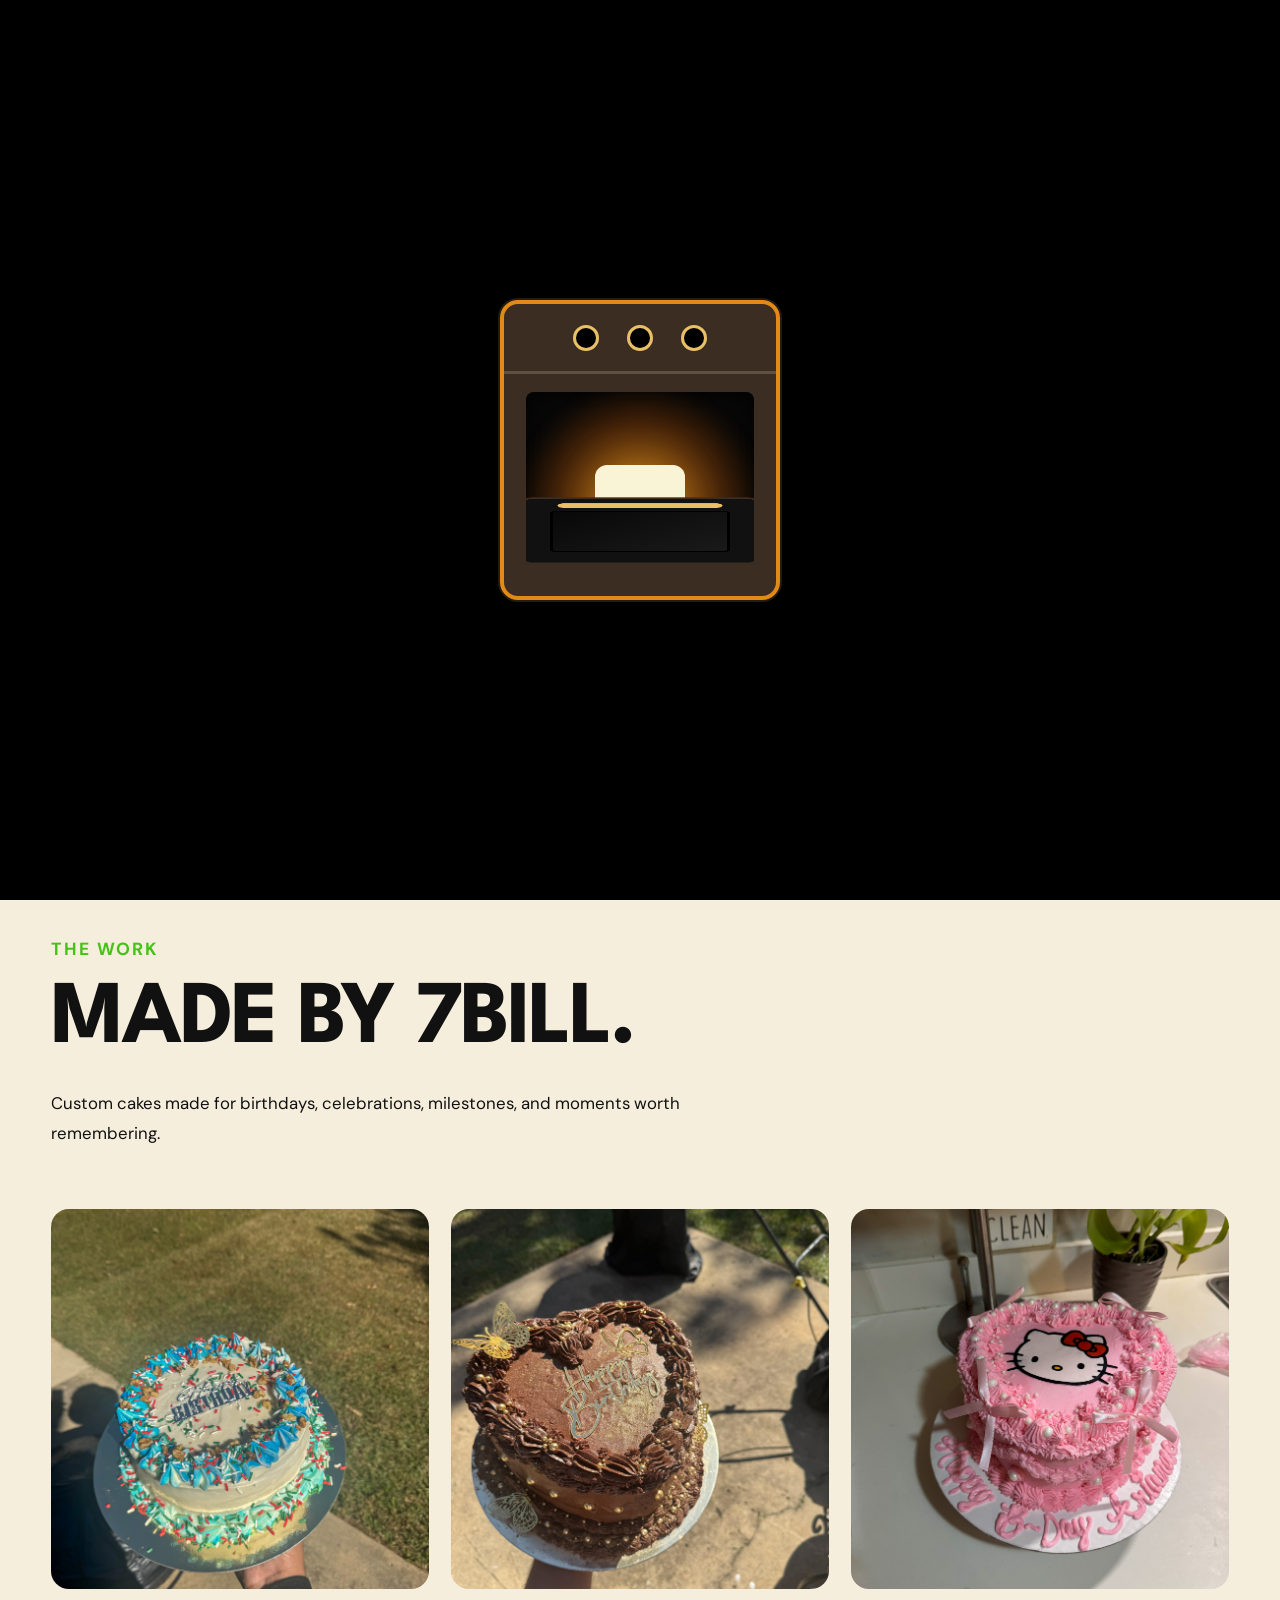
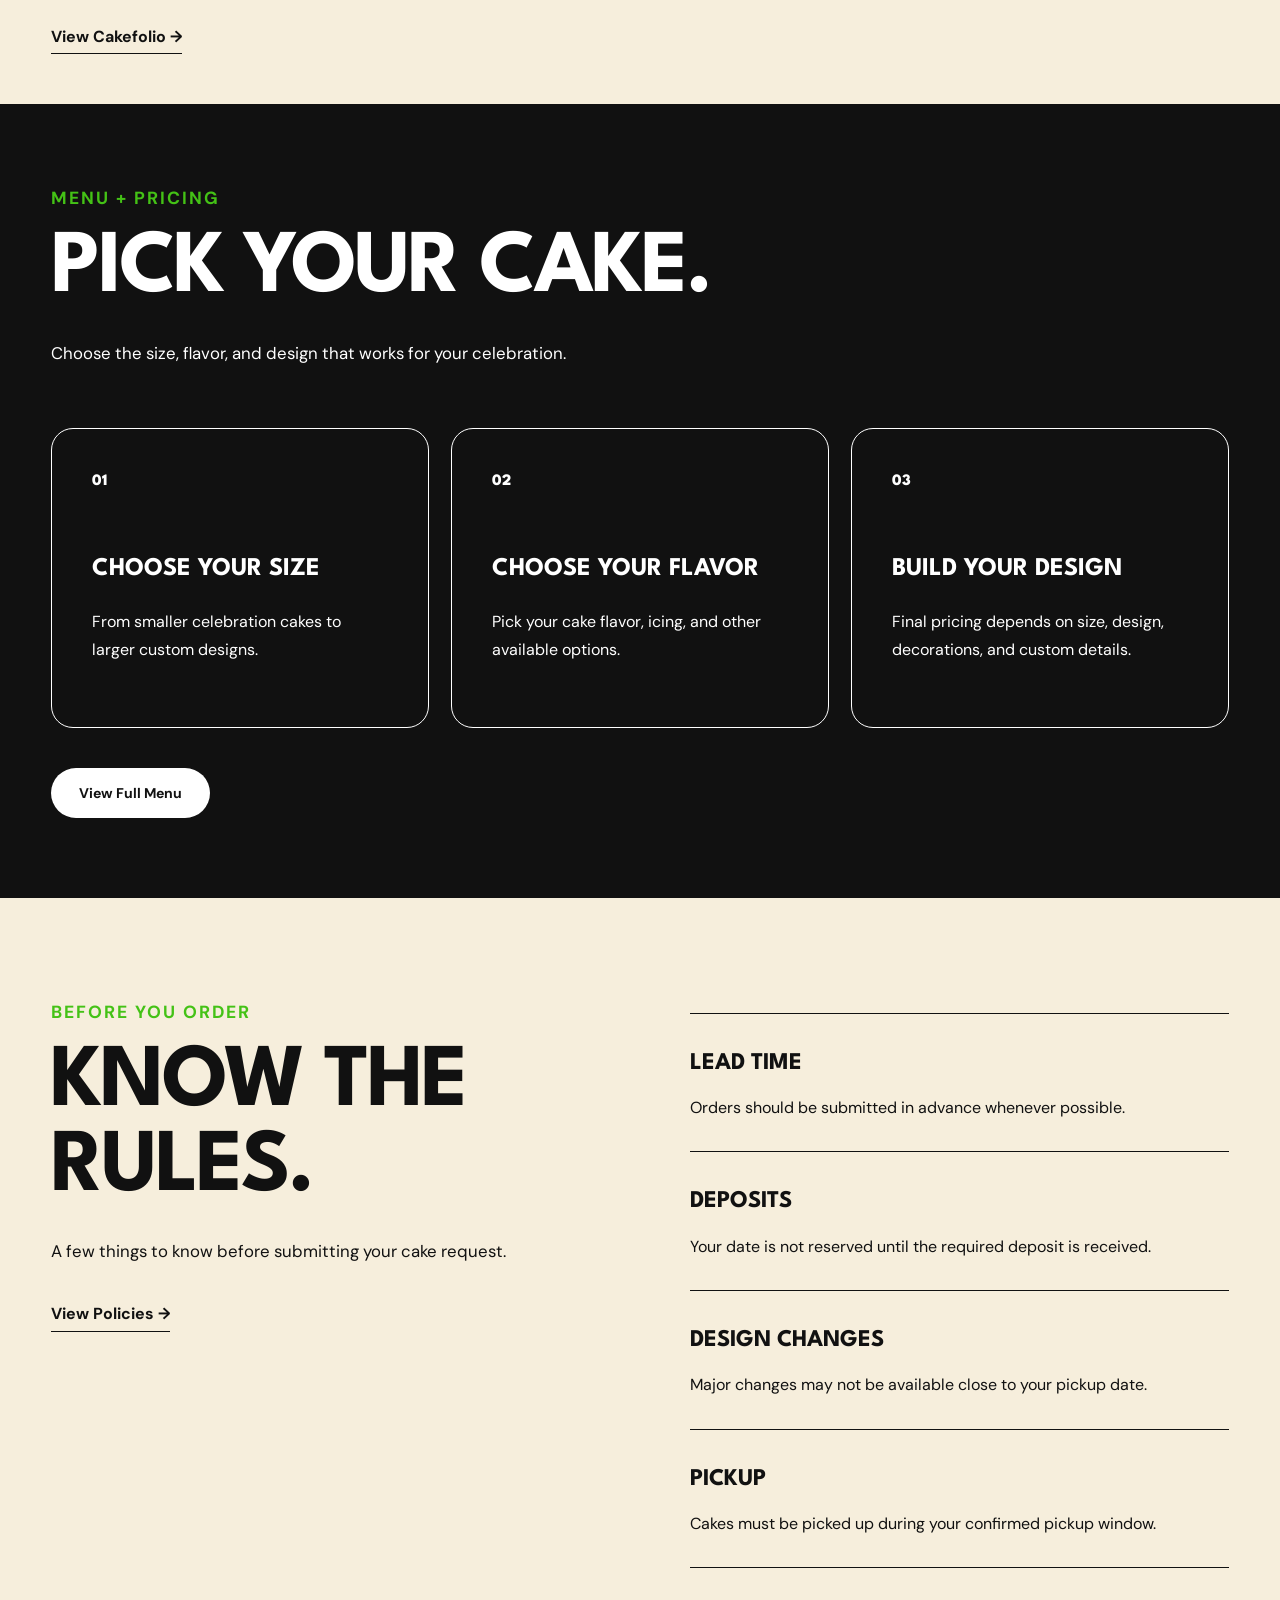
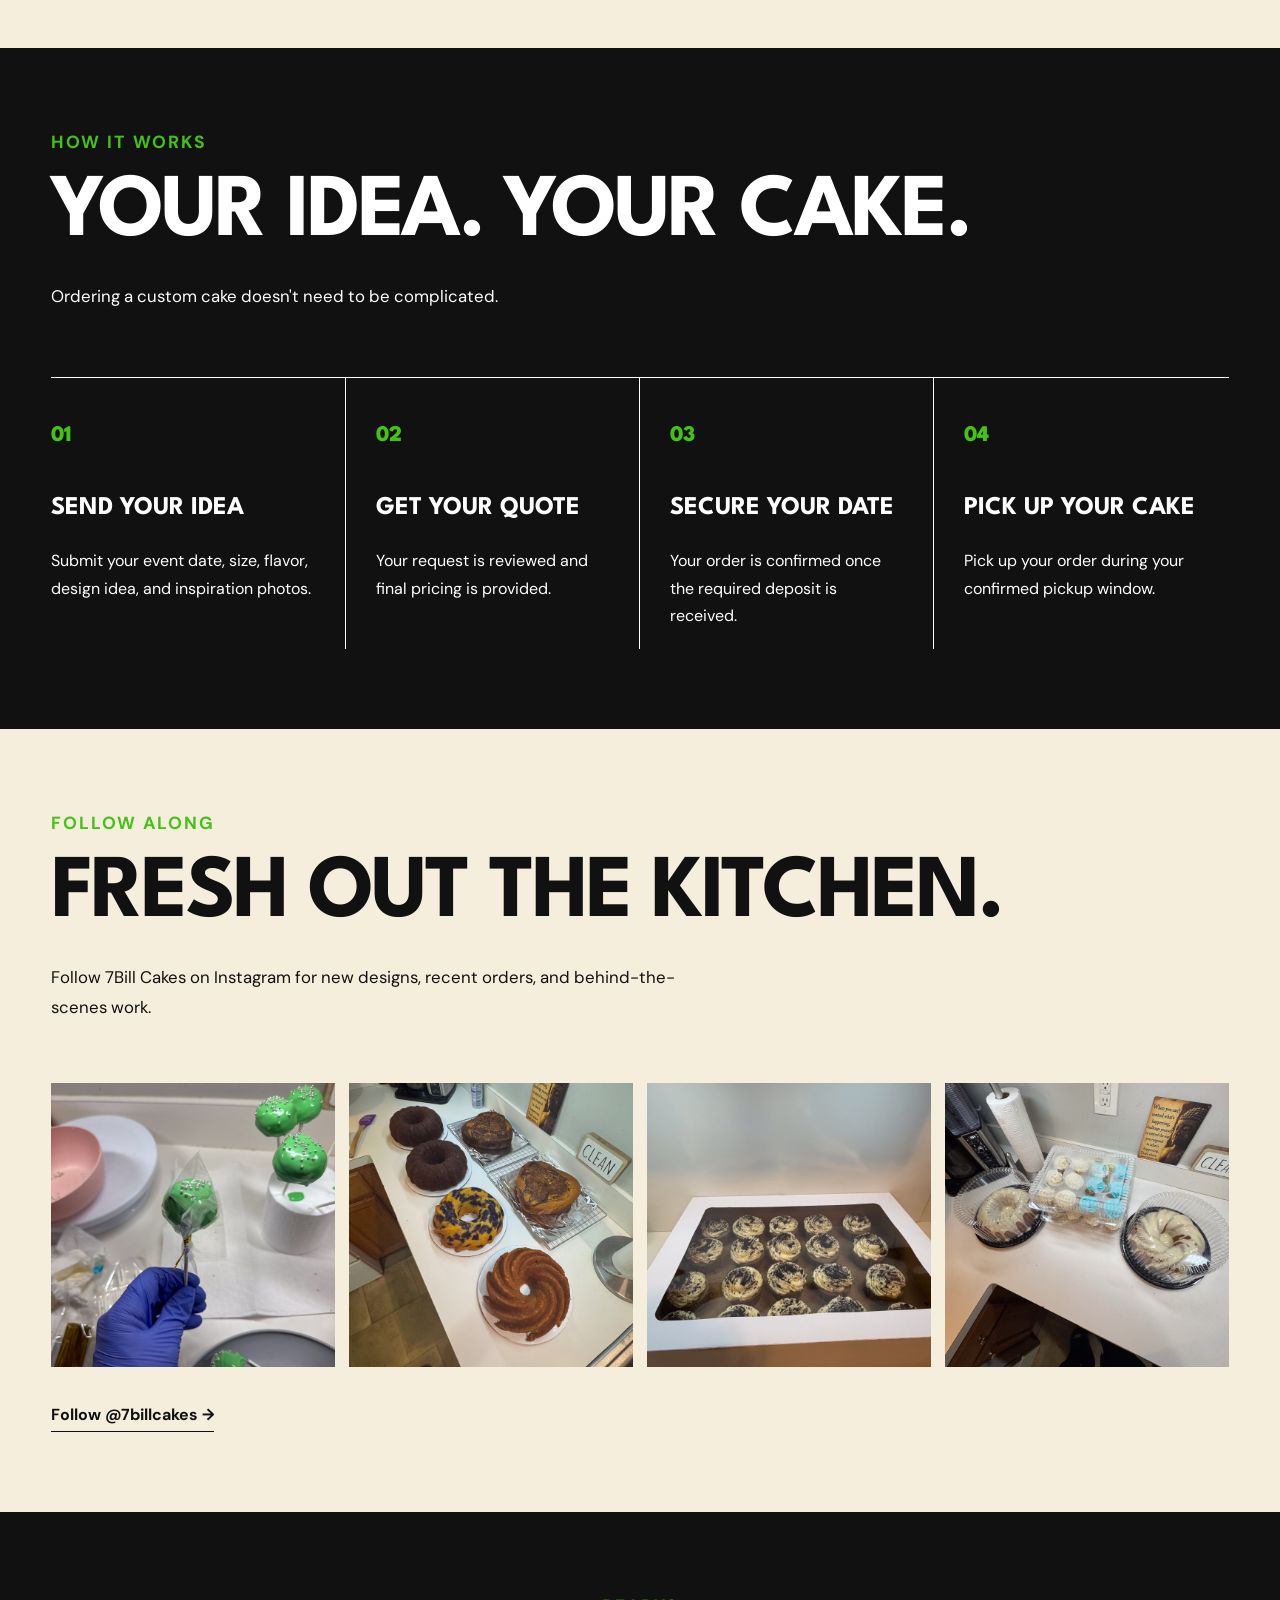
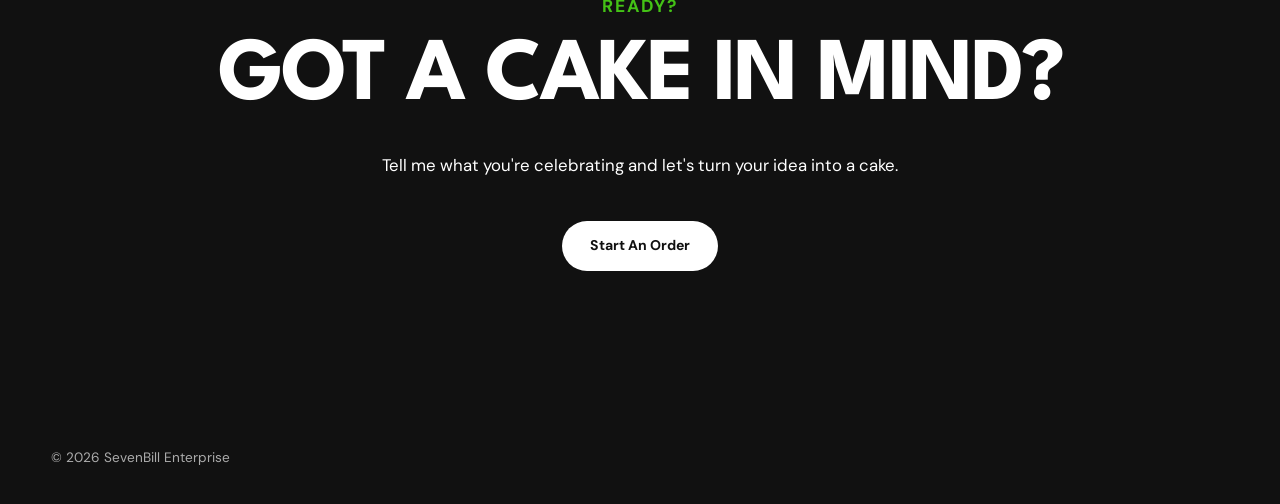
<file: index.html>
<!DOCTYPE html>
<html lang="en">
<head>
    <meta charset="UTF-8">
    <meta name="viewport" content="width=device-width, initial-scale=1.0">

    <title>7Bill Cakes | Custom Cakes</title>

    <link rel="icon"
          type="image/png"
          href="/Assets/Other stuff/favicon9.png">

    <link rel="stylesheet" href="styles.css">
</head>

<body>

<!-- ========================================
     OVEN PRELOADER
======================================== -->

<div class="preloader" id="preloader">

    <div class="oven-loader">

        <div class="oven">

            <div class="oven-top">
                <span class="oven-knob"></span>
                <span class="oven-knob"></span>
                <span class="oven-knob"></span>
            </div>

            <div class="oven-cavity">

                <div class="oven-glow"></div>

                <div class="oven-rack"></div>

                <div class="oven-cake"></div>

            </div>

            <div class="oven-door">

                <div class="oven-window"></div>

                <div class="oven-handle"></div>

            </div>

        </div>

    </div>

</div>

    <!-- =========================
         HEADER
    ========================== -->
    <header class="site-header">
        <div class="container header-inner">

         <a href="/" class="logo">
    <span class="logo-7bill">
        7B<span class="flame-i">I<span class="mini-flame"></span></span>LL
    </span>
    <span class="logo-cakes">CAKES</span>
        </a>

            <nav class="main-nav" id="mainNav">
                <a href="/bio/">Bio</a>
                <a href="/cakefolio/">Cakefolio</a> 
                <a href="/menu/">Menu</a>
                 <a href="/policies/">Policies</a>
                <a href="/contact/">Contact</a>
            </nav>

            <a href="/order/" class="btn btn-header">
                Order a Cake
            </a>

            <button
                class="mobile-menu-btn"
                id="mobileMenuBtn"
                aria-label="Open navigation menu"
            >
                <span></span>
                <span></span>
                <span></span>
            </button>

        </div>
    </header>


    <main>

        <!-- =========================
             HERO
        ========================== -->
        <section class="hero" id="home">

            <div class="hero-image">
    <img
        src="Assets/Images/Hero2.png"
        alt="Custom cake by 7Bill Cakes"
    >
</div>

          <!-- <div class="hero-image">
    <video autoplay muted loop playsinline>
        <source
            src="assets/images/Sequence 01.mp4"
            type="video/mp4"
        > 
    </video>
</div>  -->

            <div class="hero-overlay"></div>

            <div class="container hero-content">

                <p class="hero-eyebrow">
                    Custom Cakes • Atlanta
                </p>

                <h1>
                    Cakes Made
                    <span>For Your Moment.</span>
                </h1>

                <p class="hero-description">
               
                </p>

                <div class="hero-actions">

                    <a href="/cakefolio/" class="btn btn-primary">
                        View Cakes
                    </a>

                    <a href="/order/" class="btn btn-secondary">
                        Start an Order
                    </a>

                </div>

            </div>

            <a href="#cakes" class="hero-scroll">
                <span>Explore</span>
                <span class="scroll-arrow">↓</span>
            </a>

        </section>


       <!-- ========================================
     FEATURED CAKES
======================================== -->

<section class="section-placeholder" id="cakes">

    <div class="container">

        <p class="section-eyebrow">
            The Work
        </p>

        <h2>
            Made By 7Bill.
        </h2>

        <p class="section-intro">
            Custom cakes made for birthdays, celebrations,
            milestones, and moments worth remembering.
        </p>


        <!-- CAKE IMAGE SPACES -->

        <div class="cake-grid">

            <div class="cake-card">
                <div class="cake-image-slot">
                    <img
                            src="Assets/Images/IMG_1210 2-2.jpg"
                            alt="Custom birthday cake"
                        >
                </div>
            </div>

            <div class="cake-card">
                <div class="cake-image-slot">
                     <img
                            src="Assets/Images/IMG_1226 2-2.jpg"
                            alt="Custom birthday cake"
                        >
                </div>
            </div>

            <div class="cake-card">
                <div class="cake-image-slot">
                     <img
                            src="Assets/Images/IMG_2885.jpg"
                            alt="Custom birthday cake"
                        >
                </div>
            </div>

        </div>


        <a href="/cakefolio/" class="text-link">
            View Cakefolio →
        </a>

    </div>

</section>



<!-- ========================================
     MENU + PRICING
======================================== -->

<section
    class="section-placeholder section-dark menu-section"
    id="menu"
>

    <div class="container">

        <p class="section-eyebrow">
            Menu + Pricing
        </p>

        <h2>
            Pick Your Cake.
        </h2>

        <p class="section-intro">
            Choose the size, flavor, and design that works
            for your celebration.
        </p>


        <div class="menu-preview-grid">


            <article class="menu-preview-card">

                <span class="menu-number">
                    01
                </span>

                <h3>
                    Choose Your Size
                </h3>

                <p>
                    From smaller celebration cakes to larger
                    custom designs.
                </p>

            </article>


            <article class="menu-preview-card">

                <span class="menu-number">
                    02
                </span>

                <h3>
                    Choose Your Flavor
                </h3>

                <p>
                    Pick your cake flavor, icing, and other
                    available options.
                </p>

            </article>


            <article class="menu-preview-card">

                <span class="menu-number">
                    03
                </span>

                <h3>
                    Build Your Design
                </h3>

                <p>
                    Final pricing depends on size, design,
                    decorations, and custom details.
                </p>

            </article>


        </div>


        <a href="/menu/" class="btn btn-section">
            View Full Menu
        </a>

    </div>

</section>


<!-- ========================================
     ORDER POLICIES
======================================== -->

<section class="section-placeholder policy-section">

    <div class="container policy-layout">


        <div class="policy-heading">

            <p class="section-eyebrow">
                Before You Order
            </p>

            <h2>
                Know The Rules.
            </h2>

            <p class="section-intro">
                A few things to know before submitting
                your cake request.
            </p>

            <a href="/policies/" class="text-link">
                View Policies →
            </a>

        </div>


        <div class="policy-list">


            <article class="policy-item">

                <h3>
                    Lead Time
                </h3>

                <p>
                    Orders should be submitted in advance
                    whenever possible.
                </p>

            </article>


            <article class="policy-item">

                <h3>
                    Deposits
                </h3>

                <p>
                    Your date is not reserved until the
                    required deposit is received.
                </p>

            </article>


            <article class="policy-item">

                <h3>
                    Design Changes
                </h3>

                <p>
                    Major changes may not be available
                    close to your pickup date.
                </p>

            </article>


            <article class="policy-item">

                <h3>
                    Pickup
                </h3>

                <p>
                    Cakes must be picked up during your
                    confirmed pickup window.
                </p>

            </article>


        </div>


    </div>

</section>

<!-- ========================================
     HOW IT WORKS
======================================== -->

<section
    class="section-placeholder section-dark process-section"
    id="order-info"
>

    <div class="container">

        <p class="section-eyebrow">
            How It Works
        </p>

        <h2>
            Your Idea. Your Cake.
        </h2>

        <p class="section-intro">
            Ordering a custom cake doesn't need to be complicated.
        </p>


        <div class="process-grid">


            <article class="process-step">

                <span class="process-number">
                    01
                </span>

                <h3>
                    Send Your Idea
                </h3>

                <p>
                    Submit your event date, size, flavor,
                    design idea, and inspiration photos.
                </p>

            </article>


            <article class="process-step">

                <span class="process-number">
                    02
                </span>

                <h3>
                    Get Your Quote
                </h3>

                <p>
                    Your request is reviewed and final
                    pricing is provided.
                </p>

            </article>


            <article class="process-step">

                <span class="process-number">
                    03
                </span>

                <h3>
                    Secure Your Date
                </h3>

                <p>
                    Your order is confirmed once the
                    required deposit is received.
                </p>

            </article>


            <article class="process-step">

                <span class="process-number">
                    04
                </span>

                <h3>
                    Pick Up Your Cake
                </h3>

                <p>
                    Pick up your order during your
                    confirmed pickup window.
                </p>

            </article>


        </div>

    </div>

</section>




<!-- ========================================
     INSTAGRAM / PORTFOLIO
======================================== -->

<section class="section-placeholder instagram-section">

    <div class="container">

        <p class="section-eyebrow">
            Follow Along
        </p>

        <h2>
            Fresh Out The Kitchen.
        </h2>

        <p class="section-intro">
            Follow 7Bill Cakes on Instagram for new designs,
            recent orders, and behind-the-scenes work.
        </p>


        <!-- INSTAGRAM IMAGE SPACES -->

        <div class="instagram-grid">

            <div class="instagram-image-slot">
                 <img
                            src="Assets/Images/IMG_4497.jpg"
                            alt="Custom birthday cake"
                        >
            </div>

            <div class="instagram-image-slot">
                 <img
                            src="Assets/Images/IMG_3627.jpg"
                            alt="Custom birthday cake"
                        >
            </div>

            <div class="instagram-image-slot">
                 <img
                            src="Assets/Images/IMG_3061.jpg"
                            alt="Custom birthday cake"
                        >
            </div>

            <div class="instagram-image-slot">
                 <img
                            src="Assets/Images/IMG_3465.jpg"
                            alt="Custom birthday cake"
                        >
            </div>

        </div>


        <a 
    href="https://www.instagram.com/7billcakes" 
    class="text-link"
    target="_blank"
    rel="noopener noreferrer"
>
    Follow @7billcakes →
</a>

    </div>

</section>



<!-- ========================================
     FINAL CTA
======================================== -->

<section
    class="section-placeholder section-dark final-cta"
    id="order"
>

    <div class="container final-cta-content">

        <p class="section-eyebrow">
            Ready?
        </p>

        <h2>
            Got A Cake In Mind?
        </h2>

        <p class="final-cta-description">
            Tell me what you're celebrating and let's
            turn your idea into a cake.
        </p>

        <a href="/order/" class="btn btn-section">
            Start An Order
        </a>

    </div>

</section>

 </main>

    <!-- =========================
         FOOTER PLACEHOLDER
    ========================== -->
    <footer class="site-footer" id="contact">
        <div class="container">
            <p>© 2026 SevenBill Enterprise</p>
        </div>
    </footer>


    <script src="scripts.js"></script>

</body>
</html>
</file>
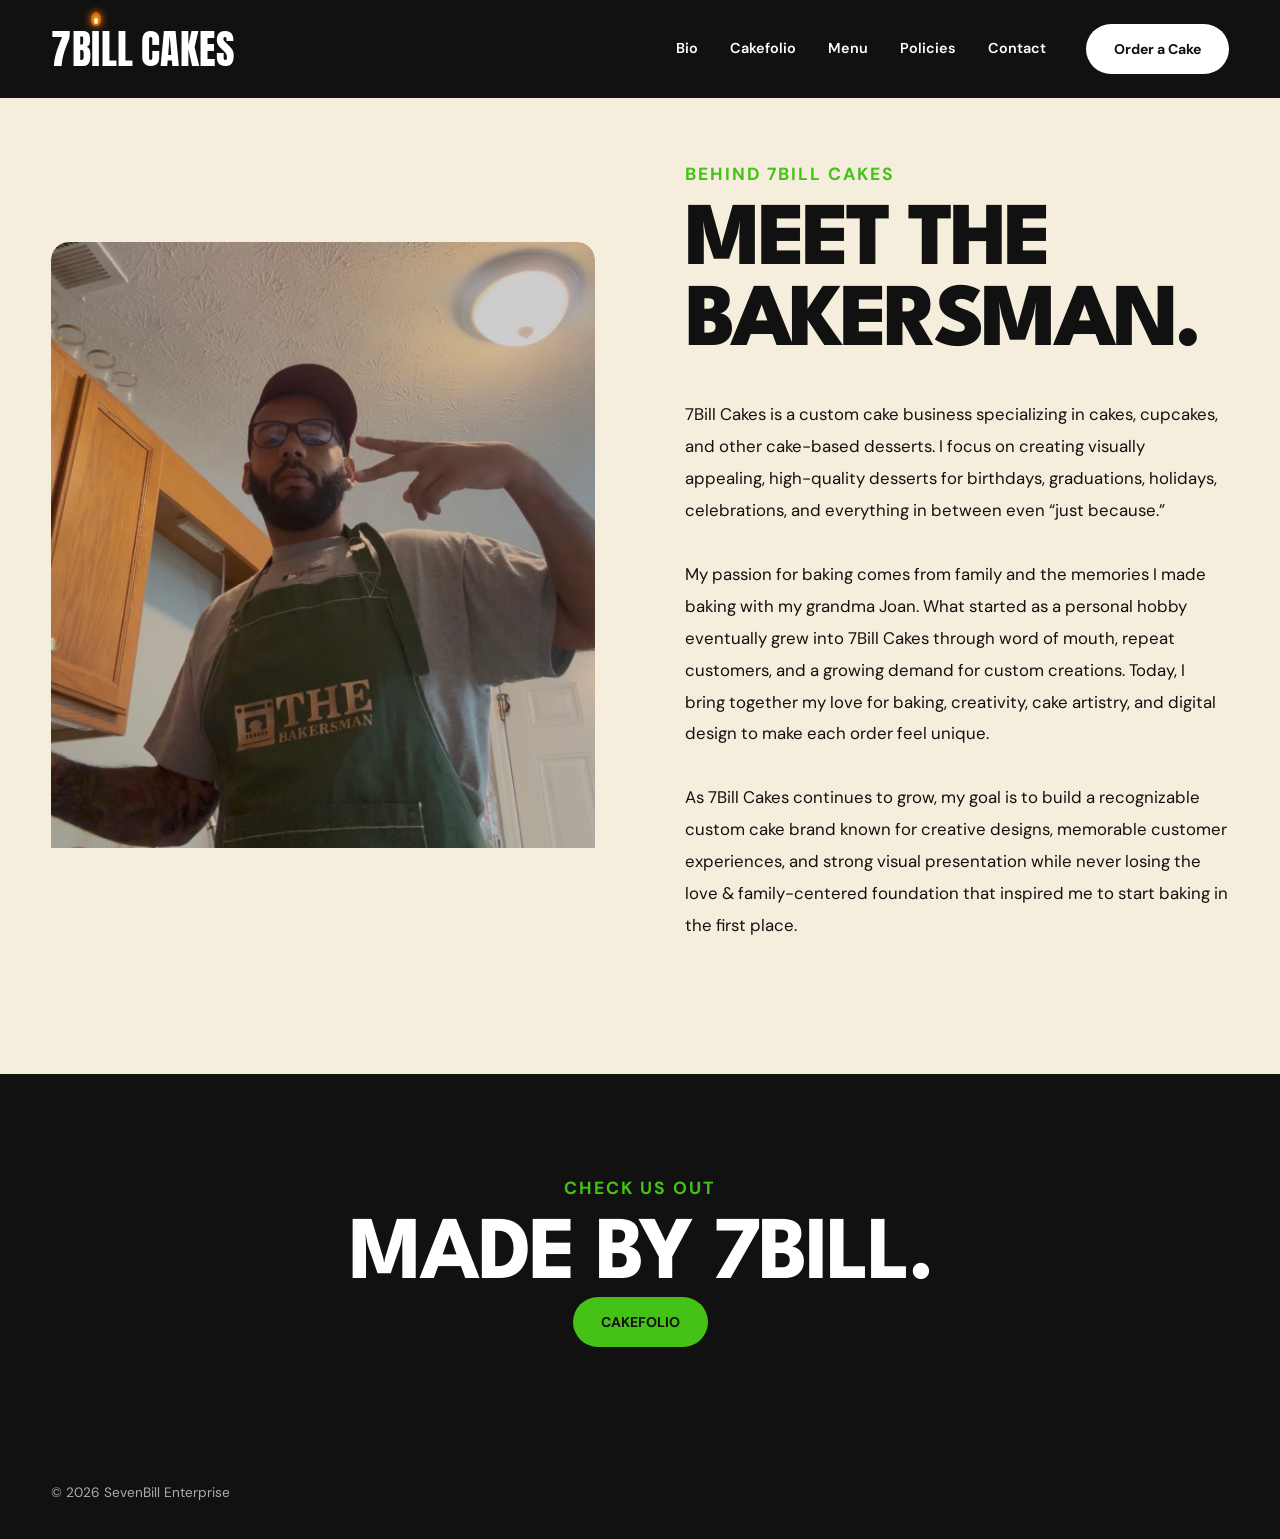
<file: bio/index.html>
<!DOCTYPE html>
<html lang="en">
<head>
    <meta charset="UTF-8">
    <meta name="viewport" content="width=device-width, initial-scale=1.0">

    <title>7Bill Cakes | Custom Cakes</title>

    <link rel="icon"
          type="image/png"
          href="/Assets/Other stuff/favicon9.png">

    <link rel="stylesheet" href="/styles.css">
</head>

<body>
    <!-- =========================
         HEADER
    ========================== -->
    <header class="site-header">
        <div class="container header-inner">

          <a href="/" class="logo">
    <span class="logo-7bill">
        7B<span class="flame-i">I<span class="mini-flame"></span></span>LL
    </span>
    <span class="logo-cakes">CAKES</span>
        </a>

            <nav class="main-nav" id="mainNav">
                <a href="/bio/">Bio</a>
                <a href="/cakefolio/">Cakefolio</a> 
                <a href="/menu/">Menu</a>
                 <a href="/policies/">Policies</a>
                <a href="/contact/">Contact</a>
            </nav>

            <a href="/order/" class="btn btn-header">
                Order a Cake
            </a>

            <button
                class="mobile-menu-btn"
                id="mobileMenuBtn"
                aria-label="Open navigation menu"
            >
                <span></span>
                <span></span>
                <span></span>
            </button>

        </div>
    </header>

    <main>

    <section class="bio-page">

        <div class="container bio-layout">

            <div class="bio-image">
                <div class="bio-image">

    <img
        src="/Assets/Images/temp bio pic.jpg"
        alt="7Bill Cakes baker"
    >

</div>
            </div>

            <div class="bio-content">

                <p class="section-eyebrow">
                    Behind 7Bill Cakes
                </p>

                <h1>
                    Meet The Bakersman.
                </h1>

                <div class="bio-copy">
                    7Bill Cakes is a custom cake business specializing in cakes, cupcakes, and other cake-based desserts. I focus on creating visually appealing, 
                    high-quality desserts for birthdays, graduations, holidays, celebrations, and everything in between even “just because.” <br><br>

My passion for baking comes from family and the memories I made baking with my grandma Joan. 
What started as a personal hobby eventually grew into 7Bill Cakes through word of mouth, repeat customers, and a growing 
demand for custom creations. Today, I bring together my love for baking, creativity, cake artistry, and digital design to make each order feel unique. <br><br>

As 7Bill Cakes continues to grow, my goal is to build a recognizable custom cake brand known for creative designs, 
memorable customer experiences, and strong visual presentation while never losing the love & family-centered 
foundation that inspired me to start baking in the first place. <br><br>

                </div>

            </div>

        </div>

    </section>


    <section class="bio-cta">

        <div class="container">

            <p class="section-eyebrow">
                Check Us Out
            </p>

            <h2>
                Made by 7Bill.
            </h2>

            <a href="/cakefolio/" class="btn btn-primary">
                CAKEFOLIO
            </a>

        </div>

    </section>

</main>

 <!-- =========================
         FOOTER PLACEHOLDER
    ========================== -->
    <footer class="site-footer" id="contact">
        <div class="container">
            <p>© 2026 SevenBill Enterprise</p>
        </div>
    </footer>


    <script src="/scripts.js"></script>

</body>
</html>
</file>
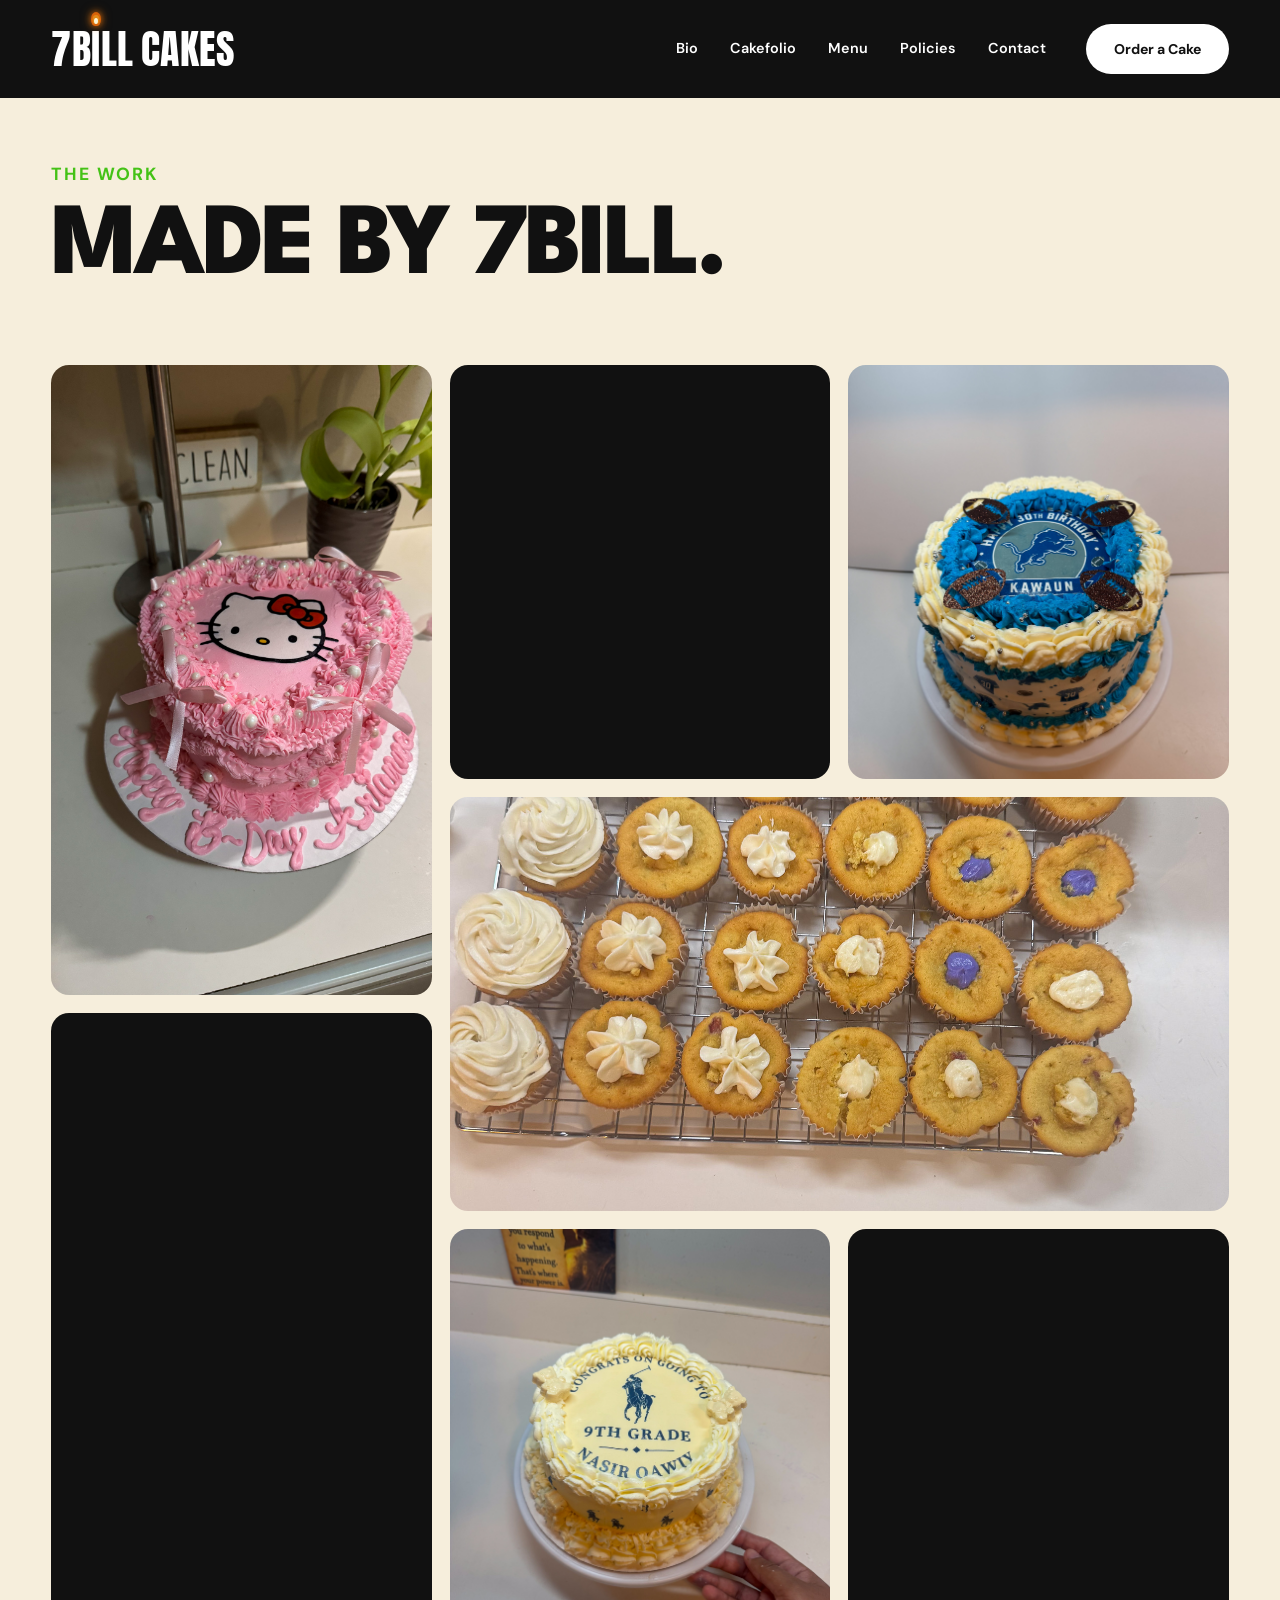
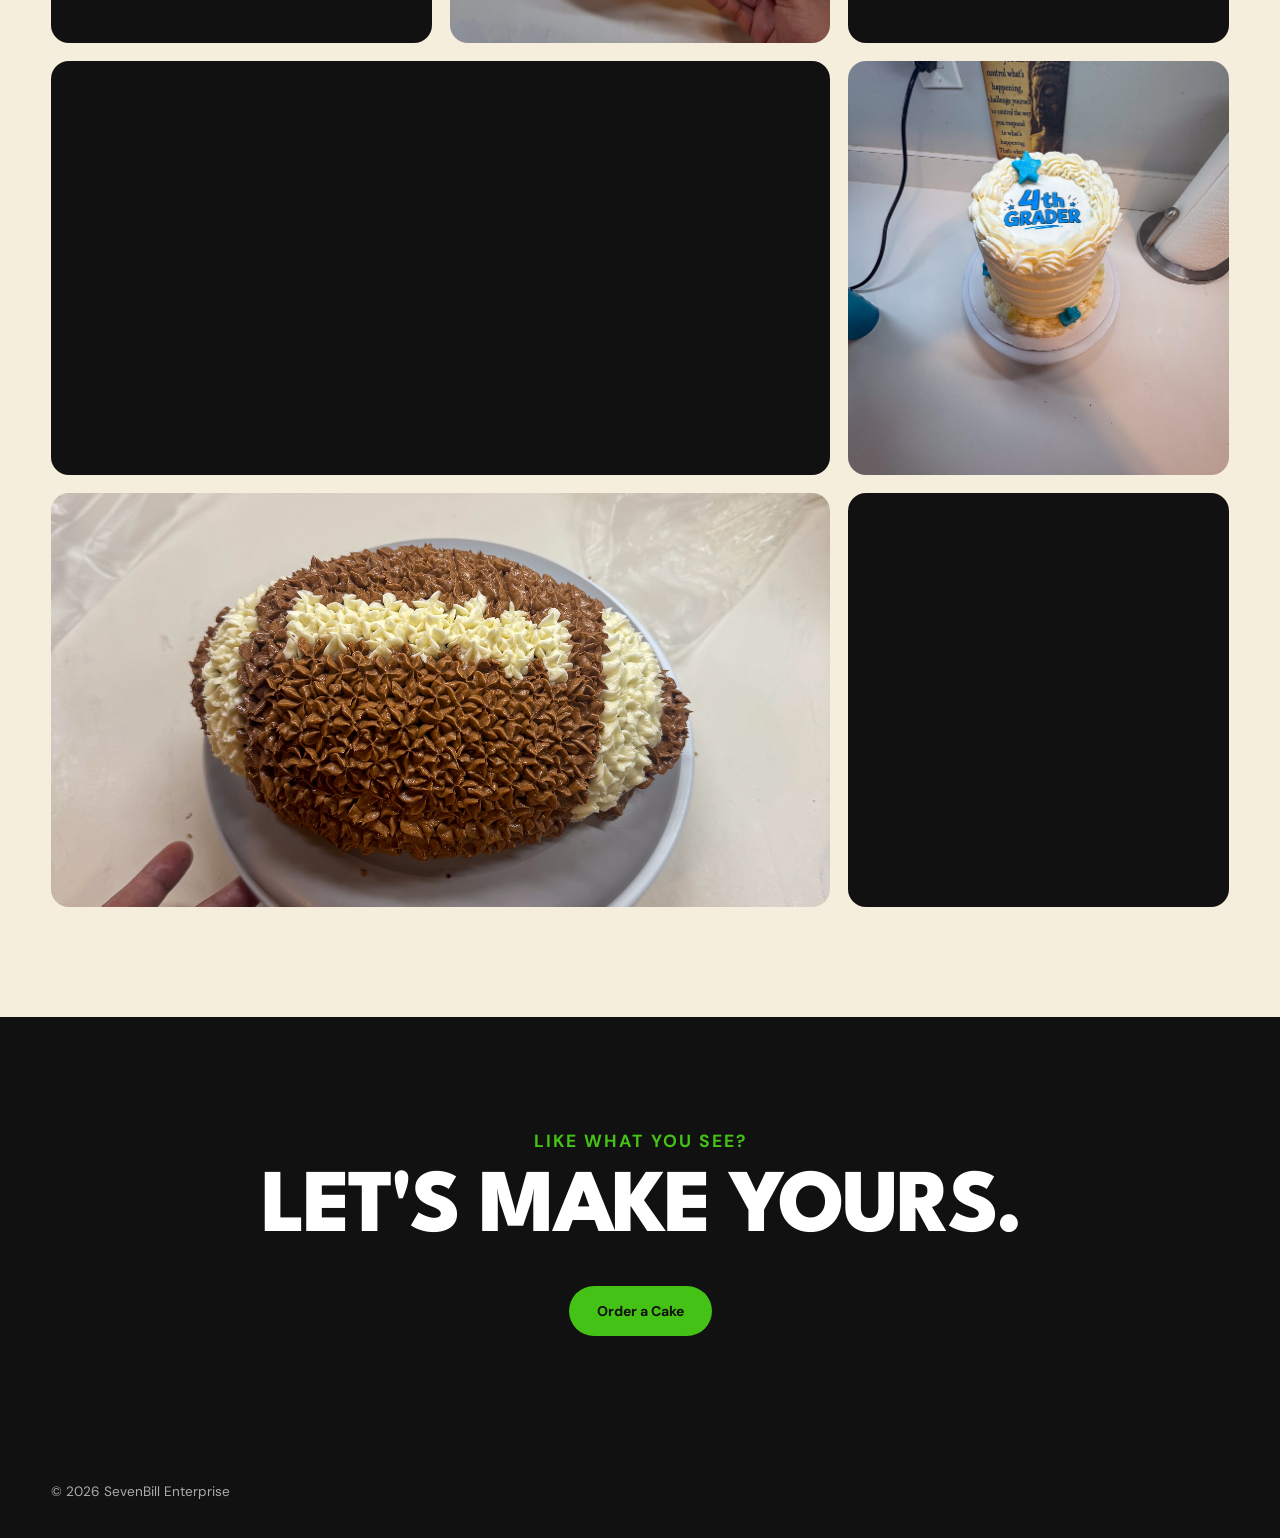
<file: cakefolio/Index.html>
<!DOCTYPE html>
<html lang="en">
<head>
    <meta charset="UTF-8">
    <meta name="viewport" content="width=device-width, initial-scale=1.0">

    <title>7Bill Cakes | Custom Cakes</title>

    <link rel="stylesheet" href="/styles.css">
</head>

<body>

      <!-- =========================
         HEADER
    ========================== -->
    <header class="site-header">
        <div class="container header-inner">

           <a href="/" class="logo">
    <span class="logo-7bill">
        7B<span class="flame-i">I<span class="mini-flame"></span></span>LL
    </span>
    <span class="logo-cakes">CAKES</span>
        </a>

            <nav class="main-nav" id="mainNav">
                <a href="/bio/">Bio</a>
                <a href="/cakefolio/">Cakefolio</a> 
                <a href="/menu.html">Menu</a>
                 <a href="/policies.html">Policies</a>
                <a href="/contact.html">Contact</a>
            </nav>

            <a href="/order a cake.html" class="btn btn-header">
                Order a Cake
            </a>

            <button
                class="mobile-menu-btn"
                id="mobileMenuBtn"
                aria-label="Open navigation menu"
            >
                <span></span>
                <span></span>
                <span></span>
            </button>

        </div>
    </header>
    
<!-- =========================
     MAIN
========================== -->

<main>


    <!-- =========================
         CAKEFOLIO INTRO
    ========================== -->

    <section class="portfolio-page">

        <div class="container">

            <div class="portfolio-heading">

                <p class="section-eyebrow">
                    The Work
                </p>

                <h1>
                    Made By 7Bill.
                </h1>

            </div>


            <!-- =========================
                 PORTFOLIO GALLERY
            ========================== -->

            <div class="portfolio-gallery">


                <!-- PHOTO 1 -->

                <div class="portfolio-item portfolio-tall">

                    <img
                        src="/Assets/Images/IMG_2885.jpg"
                        alt="Custom cake by 7Bill Cakes"
                    >

                </div>


                <!-- PHOTO 2 -->

                <div class="portfolio-item">

                   <video
    autoplay
    muted
    loop
    playsinline
    preload="auto"
>

                        <source
                            src="/Assets/Images/video 4.mp4"
                            type="video/mp4"
                        >

                    </video>

                </div>

                 <!-- PHOTO 3 -->

                <div class="portfolio-item">

                    <img
                        src="/Assets/Images/IMG_4513.jpg"
                        alt="Custom cake by 7Bill Cakes"
                    >

                </div>

                 <!-- PHOTO 4 -->

                <div class="portfolio-item portfolio-wide">

                    <img
                        src="/Assets/Images/IMG_3460.jpg"
                        alt="Custom cake by 7Bill Cakes"
                    >

                </div>

                <!-- VIDEO 1 -->

                <div class="portfolio-item portfolio-tall">

                    <video
    autoplay
    muted
    loop
    playsinline
    preload="auto"
>

                        <source
                            src="/Assets/Images/Sequence 01.mp4"
                            type="video/mp4"
                        >

                    </video>

                </div>

                <!-- PHOTO 5 -->

                <div class="portfolio-item">

                    <img
                        src="/Assets/Images/IMG_3996 2.jpg"
                        alt="Custom cake by 7Bill Cakes"
                    >

                </div>


                <!-- PHOTO 6 -->

                <div class="portfolio-item">

                   <video
    autoplay
    muted
    loop
    playsinline
    preload="auto"
>

                        <source
                            src="/Assets/Images/video 3.mp4"
                            type="video/mp4"
                        >

                    </video>

                </div>


                <!-- VIDEO 2 -->

                <div class="portfolio-item portfolio-wide">

                   <video
    autoplay
    muted
    loop
    playsinline
    preload="auto"
>

                        <source
                            src="/Assets/Images/video 1-1.mp4"
                            type="video/mp4"
                        >

                    </video>

                </div>


                <!-- PHOTO 7 -->

                <div class="portfolio-item">

                    <img
                        src="/Assets/Images/IMG_4045.jpg"
                        alt="Custom cake by 7Bill Cakes"
                    >

                </div>


                <!-- PHOTO 8 -->

                <div class="portfolio-item portfolio-wide">

                    <img
                        src="/Assets/Images/IMG_3813.jpg"
                        alt="Custom cake by 7Bill Cakes"
                    >

                </div>

                  <!-- VIDEO 3 -->

                <div class="portfolio-item portfolio">

                  <video
    autoplay
    muted
    loop
    playsinline
    preload="auto"
>

                        <source
                            src="/Assets/Images/video 2.mp4"
                            type="video/mp4"
                        >

                    </video>

                </div>


            </div>

        </div>

    </section>



    <!-- =========================
         ORDER CTA
    ========================== -->

    <section class="portfolio-cta">

        <div class="container portfolio-cta-content">

            <p class="section-eyebrow">
                Like What You See?
            </p>

            <h2>
                Let's Make Yours.
            </h2>

            <a
                href="/order a cake.html"
                class="btn btn-primary"
            >
                Order a Cake
            </a>

        </div>

    </section>


</main>




 <!-- =========================
         FOOTER PLACEHOLDER
    ========================== -->
    <footer class="site-footer" id="contact">
        <div class="container">
            <p>© 2026 SevenBill Enterprise</p>
        </div>
    </footer>


    <script src="/scripts.js"></script>

    </body>
</html>
</file>
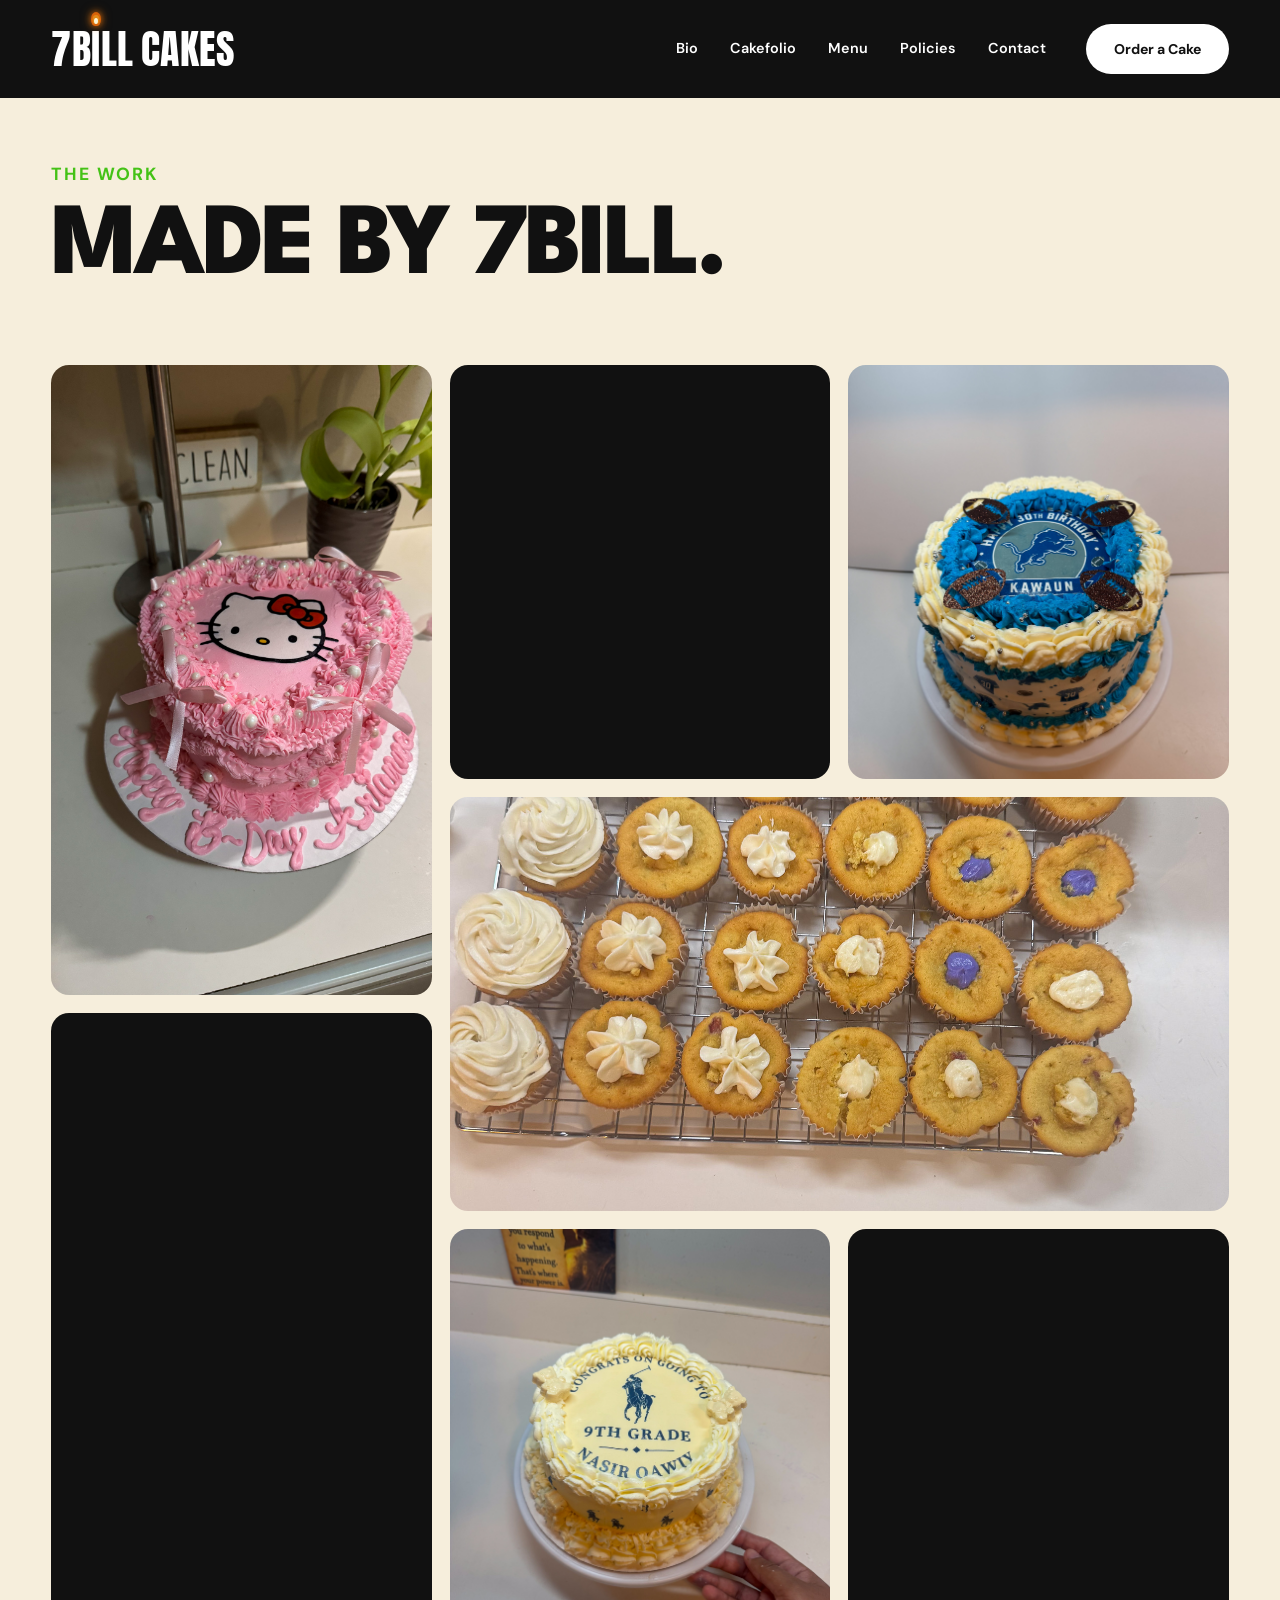
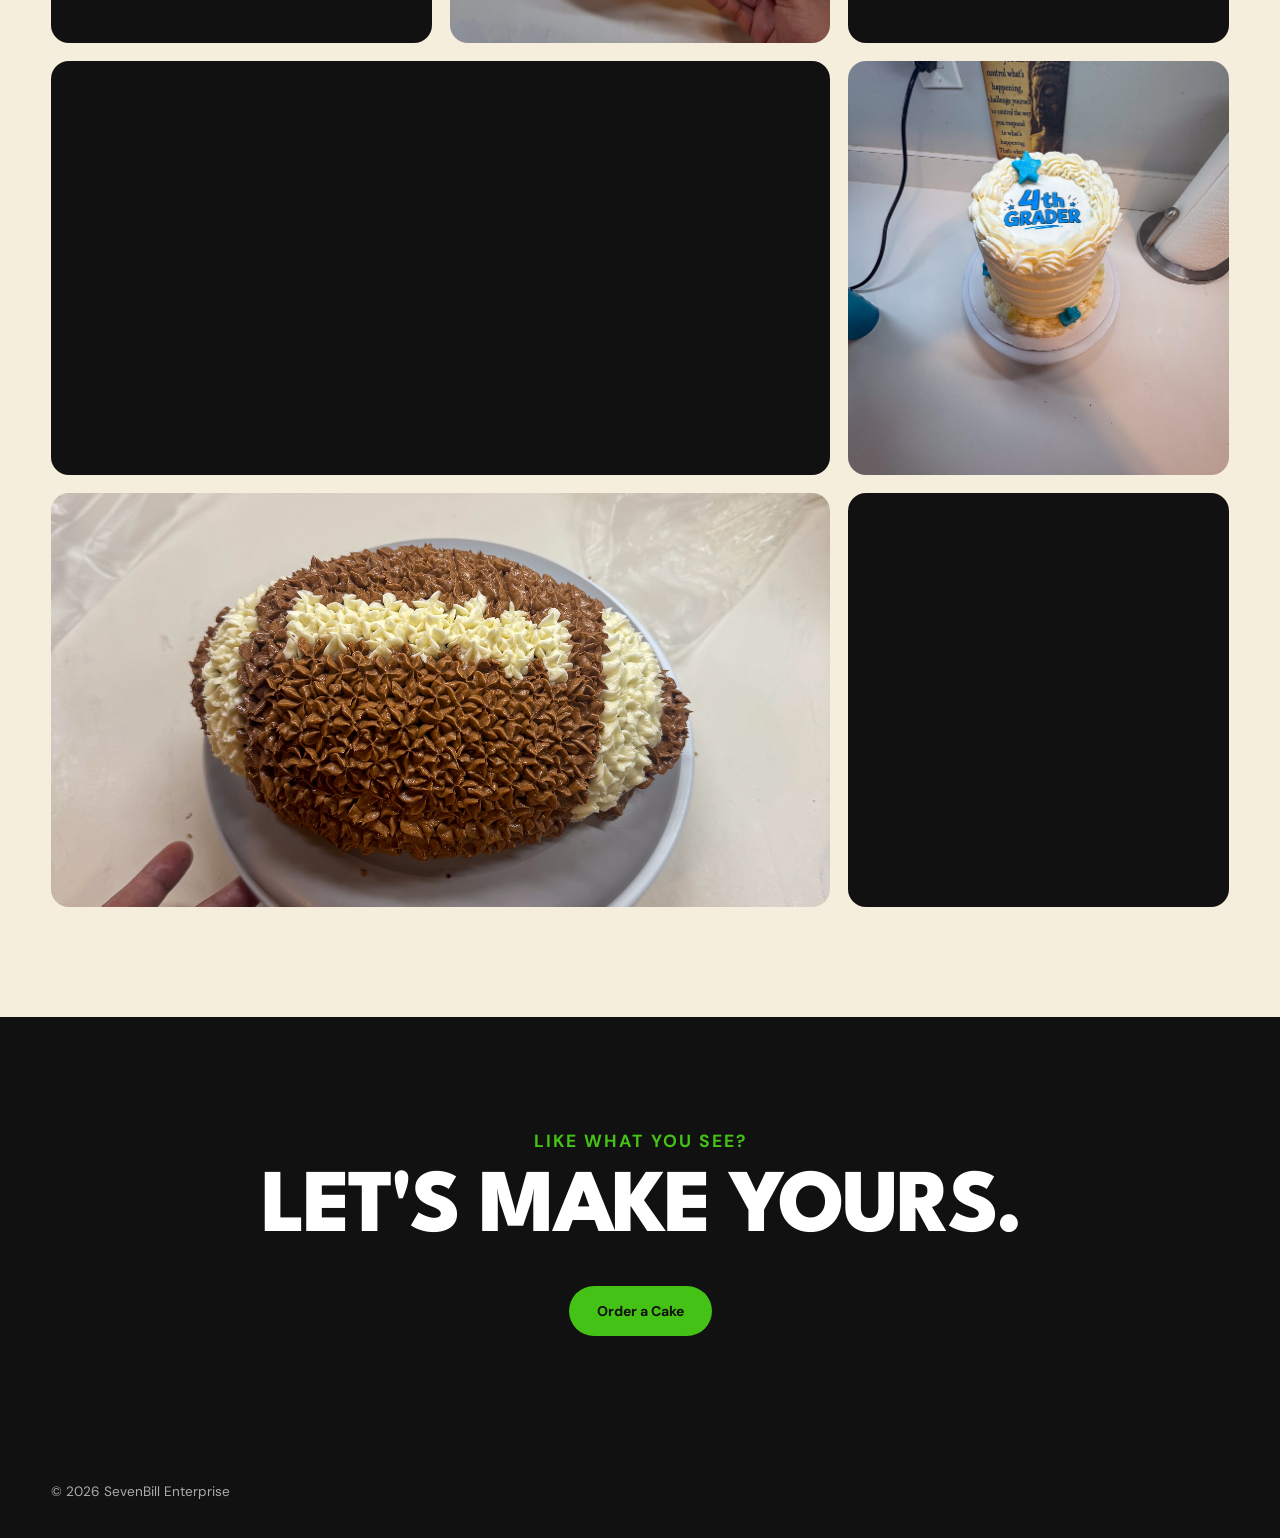
<file: cakefolio/index.html>
<!DOCTYPE html>
<html lang="en">
<head>
    <meta charset="UTF-8">
    <meta name="viewport" content="width=device-width, initial-scale=1.0">

    <title>7Bill Cakes | Custom Cakes</title>

    <link rel="icon"
          type="image/png"
          href="/Assets/Other stuff/favicon9.png">

    <link rel="stylesheet" href="/styles.css">
</head>

<body>

      <!-- =========================
         HEADER
    ========================== -->
    <header class="site-header">
        <div class="container header-inner">

           <a href="/" class="logo">
    <span class="logo-7bill">
        7B<span class="flame-i">I<span class="mini-flame"></span></span>LL
    </span>
    <span class="logo-cakes">CAKES</span>
        </a>

            <nav class="main-nav" id="mainNav">
                <a href="/bio/">Bio</a>
                <a href="/cakefolio/">Cakefolio</a> 
                <a href="/menu/">Menu</a>
                 <a href="/policies/">Policies</a>
                <a href="/contact/">Contact</a>
            </nav>

            <a href="/order/" class="btn btn-header">
                Order a Cake
            </a>

            <button
                class="mobile-menu-btn"
                id="mobileMenuBtn"
                aria-label="Open navigation menu"
            >
                <span></span>
                <span></span>
                <span></span>
            </button>

        </div>
    </header>
    
<!-- =========================
     MAIN
========================== -->

<main>


    <!-- =========================
         CAKEFOLIO INTRO
    ========================== -->

    <section class="portfolio-page">

        <div class="container">

            <div class="portfolio-heading">

                <p class="section-eyebrow">
                    The Work
                </p>

                <h1>
                    Made By 7Bill.
                </h1>

            </div>


            <!-- =========================
                 PORTFOLIO GALLERY
            ========================== -->

            <div class="portfolio-gallery">


                <!-- PHOTO 1 -->

                <div class="portfolio-item portfolio-tall">

                    <img
                        src="/Assets/Images/IMG_2885.jpg"
                        alt="Custom cake by 7Bill Cakes"
                    >

                </div>


                <!-- PHOTO 2 -->

                <div class="portfolio-item">

                   <video
    autoplay
    muted
    loop
    playsinline
    preload="auto"
>

                        <source
                            src="/Assets/Images/video 4.mp4"
                            type="video/mp4"
                        >

                    </video>

                </div>

                 <!-- PHOTO 3 -->

                <div class="portfolio-item">

                    <img
                        src="/Assets/Images/IMG_4513.jpg"
                        alt="Custom cake by 7Bill Cakes"
                    >

                </div>

                 <!-- PHOTO 4 -->

                <div class="portfolio-item portfolio-wide">

                    <img
                        src="/Assets/Images/IMG_3460.jpg"
                        alt="Custom cake by 7Bill Cakes"
                    >

                </div>

                <!-- VIDEO 1 -->

                <div class="portfolio-item portfolio-tall">

                    <video
    autoplay
    muted
    loop
    playsinline
    preload="auto"
>

                        <source
                            src="/Assets/Images/Sequence 01.mp4"
                            type="video/mp4"
                        >

                    </video>

                </div>

                <!-- PHOTO 5 -->

                <div class="portfolio-item">

                    <img
                        src="/Assets/Images/IMG_3996 2.jpg"
                        alt="Custom cake by 7Bill Cakes"
                    >

                </div>


                <!-- PHOTO 6 -->

                <div class="portfolio-item">

                   <video
    autoplay
    muted
    loop
    playsinline
    preload="auto"
>

                        <source
                            src="/Assets/Images/video 3.mp4"
                            type="video/mp4"
                        >

                    </video>

                </div>


                <!-- VIDEO 2 -->

                <div class="portfolio-item portfolio-wide">

                   <video
    autoplay
    muted
    loop
    playsinline
    preload="auto"
>

                        <source
                            src="/Assets/Images/video 1-1.mp4"
                            type="video/mp4"
                        >

                    </video>

                </div>


                <!-- PHOTO 7 -->

                <div class="portfolio-item">

                    <img
                        src="/Assets/Images/IMG_4045.jpg"
                        alt="Custom cake by 7Bill Cakes"
                    >

                </div>


                <!-- PHOTO 8 -->

                <div class="portfolio-item portfolio-wide">

                    <img
                        src="/Assets/Images/IMG_3813.jpg"
                        alt="Custom cake by 7Bill Cakes"
                    >

                </div>

                  <!-- VIDEO 3 -->

                <div class="portfolio-item portfolio">

                  <video
    autoplay
    muted
    loop
    playsinline
    preload="auto"
>

                        <source
                            src="/Assets/Images/video 2.mp4"
                            type="video/mp4"
                        >

                    </video>

                </div>


            </div>

        </div>

    </section>



    <!-- =========================
         ORDER CTA
    ========================== -->

    <section class="portfolio-cta">

        <div class="container portfolio-cta-content">

            <p class="section-eyebrow">
                Like What You See?
            </p>

            <h2>
                Let's Make Yours.
            </h2>

            <a
                href="/order/"
                class="btn btn-primary"
            >
                Order a Cake
            </a>

        </div>

    </section>


</main>




 <!-- =========================
         FOOTER PLACEHOLDER
    ========================== -->
    <footer class="site-footer" id="contact">
        <div class="container">
            <p>© 2026 SevenBill Enterprise</p>
        </div>
    </footer>


    <script src="/scripts.js"></script>

    </body>
</html>
</file>
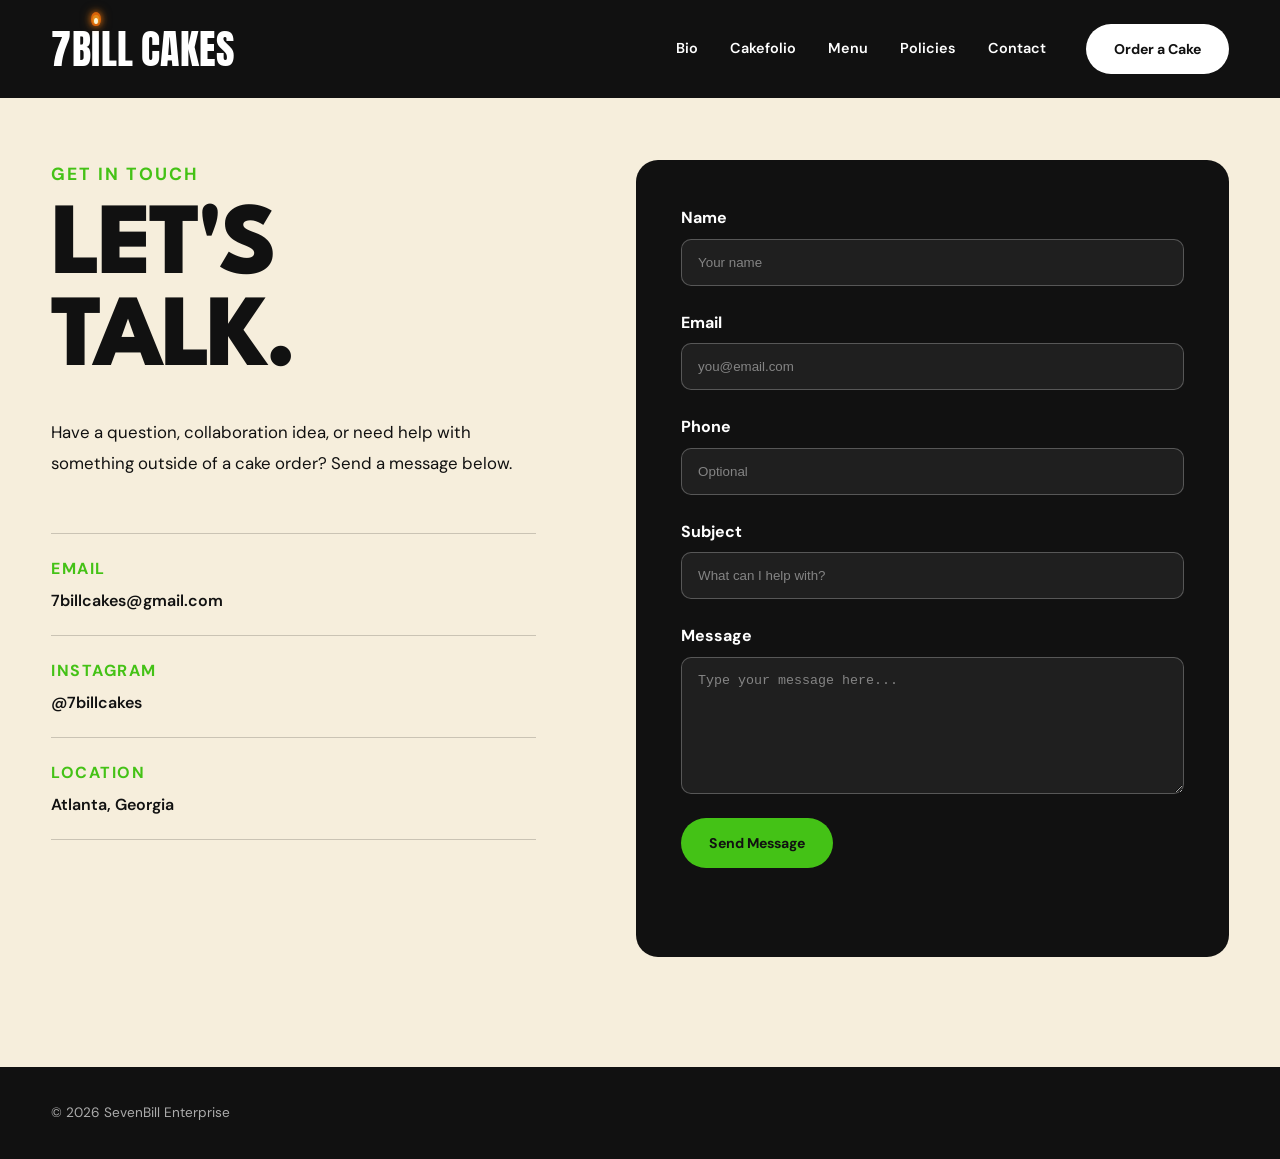
<file: contact/index.html>
<!DOCTYPE html>
<html lang="en">
<head>
    <meta charset="UTF-8">
    <meta name="viewport" content="width=device-width, initial-scale=1.0">

    <title>7Bill Cakes | Custom Cakes</title>

    <link rel="icon"
          type="image/png"
          href="/Assets/Other stuff/favicon9.png">

    <link rel="stylesheet" href="/styles.css">
</head>

<body>

    <!-- =========================
         HEADER
    ========================== -->
    <header class="site-header">
        <div class="container header-inner">

          <a href="/" class="logo">
    <span class="logo-7bill">
        7B<span class="flame-i">I<span class="mini-flame"></span></span>LL
    </span>
    <span class="logo-cakes">CAKES</span>
        </a>

            <nav class="main-nav" id="mainNav">
                <a href="/bio/">Bio</a>
                <a href="/cakefolio/">Cakefolio</a> 
                <a href="/menu/">Menu</a>
                 <a href="/policies/">Policies</a>
                <a href="/contact/">Contact</a>
            </nav>

            <a href="/order/" class="btn btn-header">
                Order a Cake
            </a>

            <button
                class="mobile-menu-btn"
                id="mobileMenuBtn"
                aria-label="Open navigation menu"
            >
                <span></span>
                <span></span>
                <span></span>
            </button>

        </div>
    </header>

<!-- ========================================
     CONTACT PAGE
======================================== -->

<main>

    <section class="contact-page">

        <div class="container contact-layout">


            <!-- ========================================
                 CONTACT INTRO
            ========================================= -->

            <div class="contact-intro">

                <p class="section-eyebrow">
                    Get In Touch
                </p>

                <h1>
                    Let's Talk.
                </h1>

                <p class="contact-description">
                    Have a question, collaboration idea, or need
                    help with something outside of a cake order?
                    Send a message below.
                </p>


                <div class="contact-details">

                    <div class="contact-detail">

                        <span class="contact-label">
                            Email
                        </span>

                        <a href="">
                            7billcakes@gmail.com
                        </a>

                    </div>


                    <div class="contact-detail">

                        <span class="contact-label">
                            Instagram
                        </span>

                        <a
                            href="https://www.instagram.com/7billcakes"
                            target="_blank"
                            rel="noopener noreferrer"
                        >
                            @7billcakes
                        </a>

                    </div>


                    <div class="contact-detail">

                        <span class="contact-label">
                            Location
                        </span>

                        <p>
                            Atlanta, Georgia
                        </p>

                    </div>

                </div>

            </div>



            <!-- ========================================
                 CONTACT FORM
            ========================================= -->

            <div class="contact-form-wrap">

                <form class="contact-form"
                 id="contactForm"
              action="https://formspree.io/f/xwlkeodv"
              method="POST"
            >


                    <div class="form-group">

                        <label for="name">
                            Name
                        </label>

                        <input
                            type="text"
                            id="name"
                            name="name"
                            placeholder="Your name"
                            required
                        >

                    </div>


                    <div class="form-group">

                        <label for="email">
                            Email
                        </label>

                        <input
                            type="email"
                            id="email"
                            name="email"
                            placeholder="you@email.com"
                            required
                        >

                    </div>


                    <div class="form-group">

                        <label for="phone">
                            Phone
                        </label>

                        <input
                            type="tel"
                            id="phone"
                            name="phone"
                            placeholder="Optional"
                        >

                    </div>


                    <div class="form-group">

                        <label for="subject">
                            Subject
                        </label>

                        <input
                            type="text"
                            id="subject"
                            name="subject"
                            placeholder="What can I help with?"
                            required
                        >

                    </div>


                    <div class="form-group">

                        <label for="message">
                            Message
                        </label>

                        <textarea
                            id="message"
                            name="message"
                            rows="7"
                            placeholder="Type your message here..."
                            required
                        ></textarea>

                    </div>


                    <button
                        type="submit"
                        class="btn btn-primary contact-submit"
                    >
                        Send Message
                    </button>
                     
                    <p class="form-status" id="formStatus"></p>

                </form>

            </div>


        </div>

    </section>



    <!-- ========================================
         ORDER CTA
    ========================================= 

    <section class="contact-order-cta">

        <div class="container contact-order-content">

            <p class="section-eyebrow">
                Looking To Order?
            </p>

            <h2>
                Ready For A Cake?
            </h2>

            <p>
                Use the cake order form to send your event
                details, design ideas, and inspiration.
            </p>

            <a
                href="order a cake.html"
                class="btn btn-primary"
            >
                Order a Cake
            </a>

        </div>

    </section> -->

</main>

 <!-- =========================
         FOOTER PLACEHOLDER
    ========================== -->
    <footer class="site-footer" id="contact">
        <div class="container">
            <p>© 2026 SevenBill Enterprise</p>
        </div>
    </footer>


    <script src="/scripts.js"></script>


    </body>
</html>
</file>
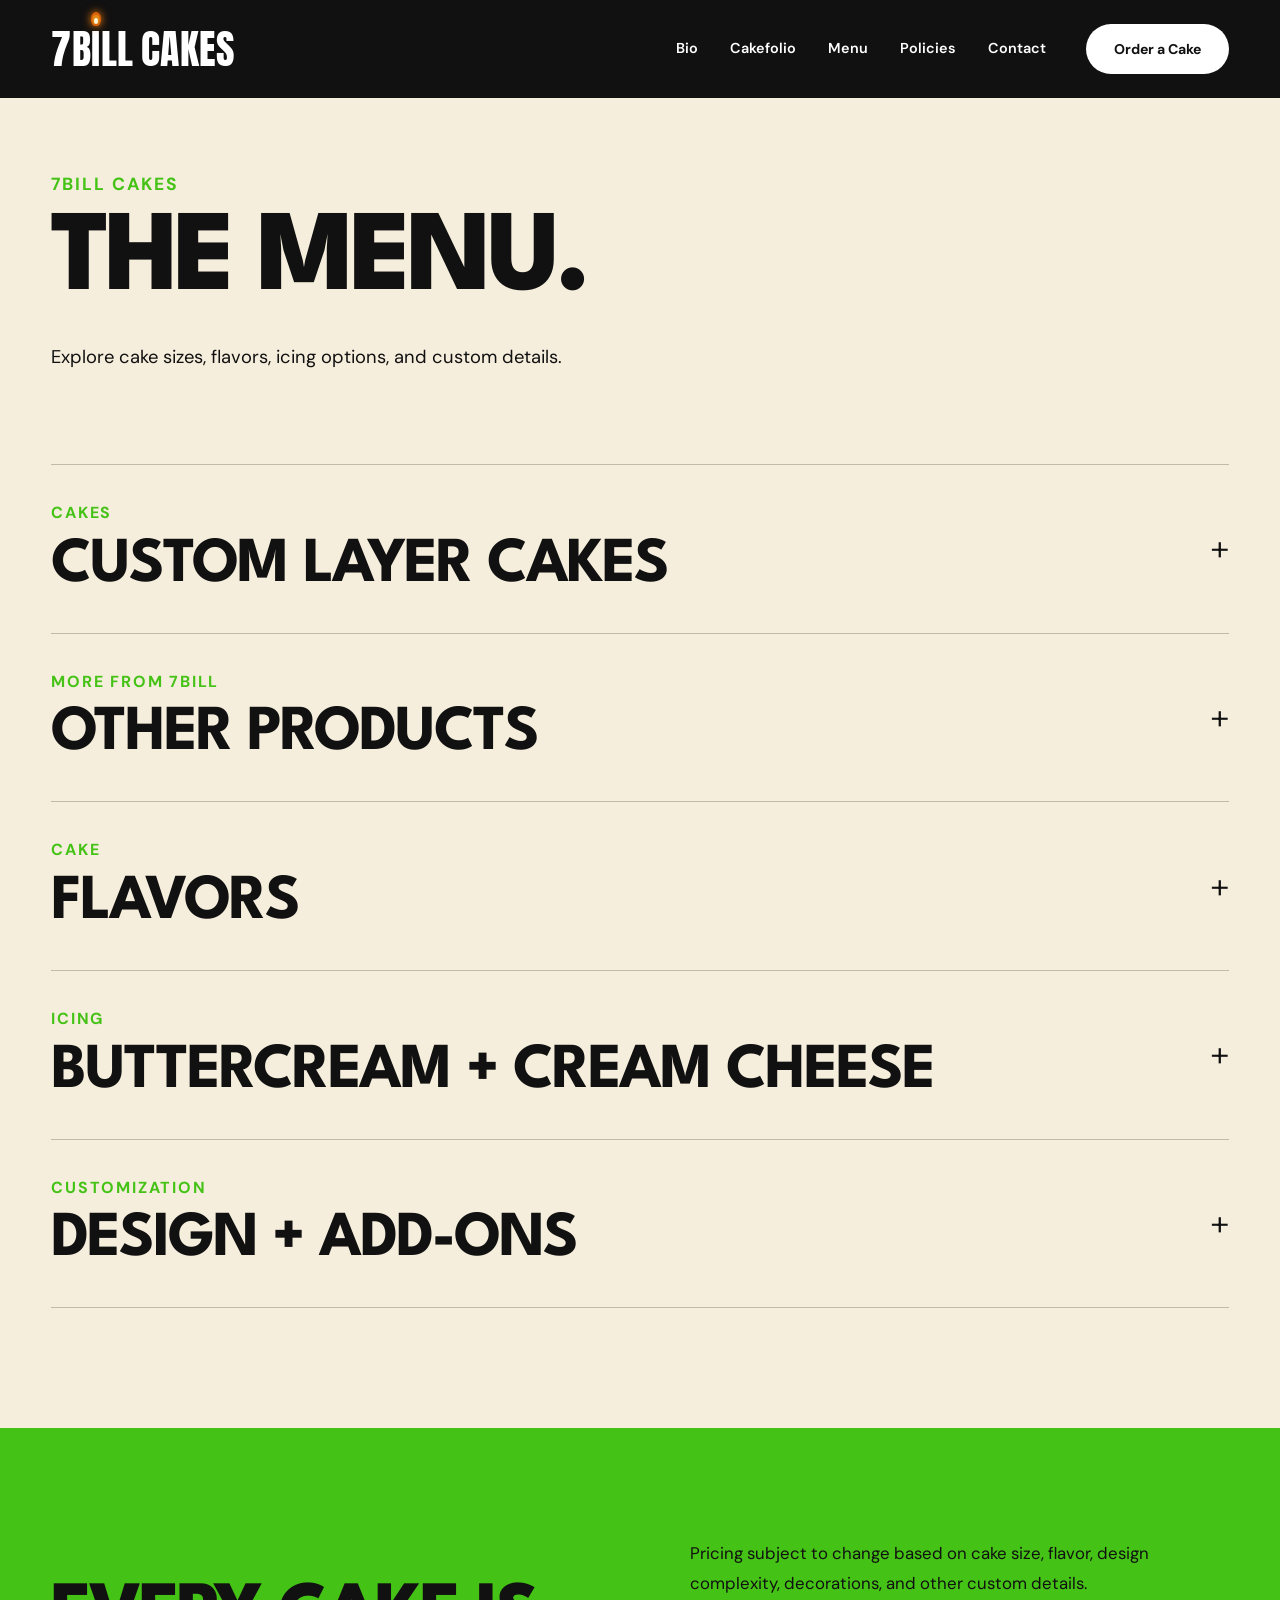
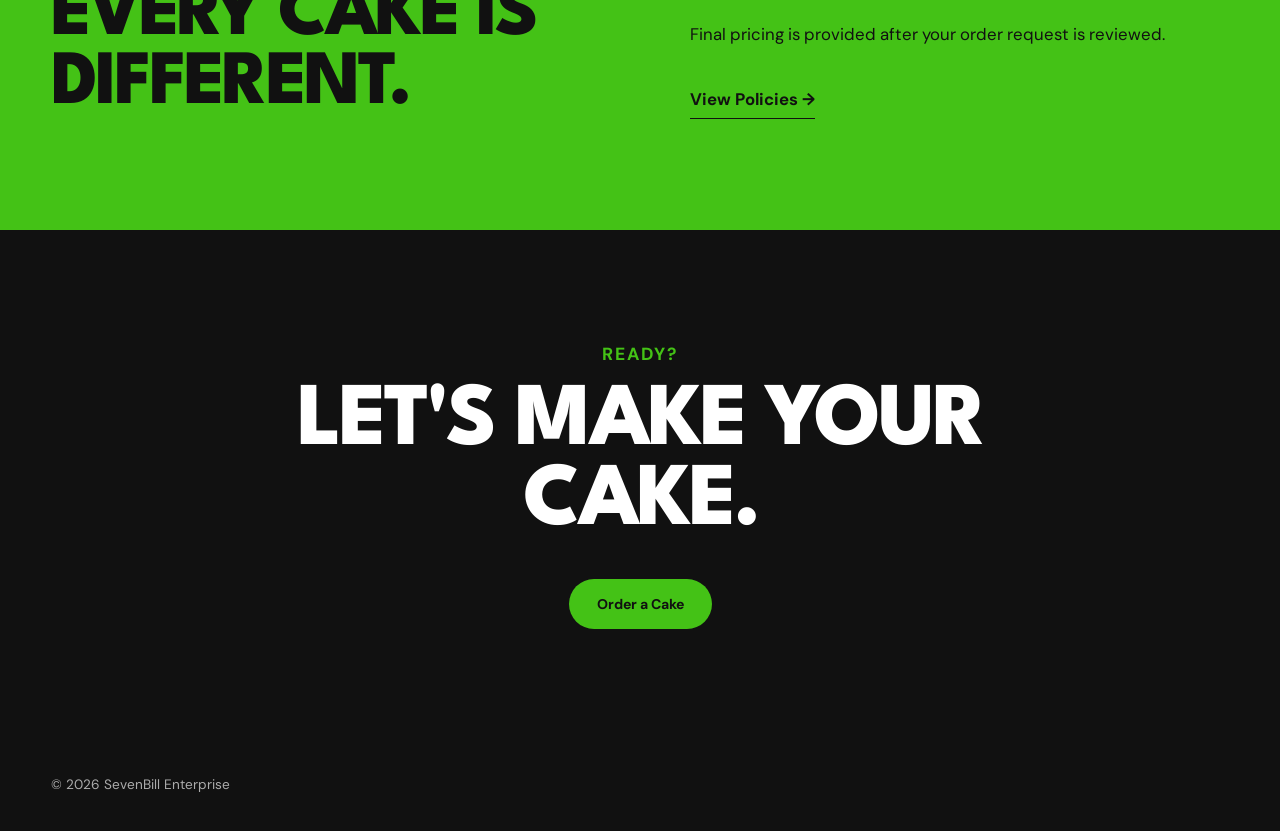
<file: menu/index.html>
<!DOCTYPE html>
<html lang="en">
<head>
    <meta charset="UTF-8">
    <meta name="viewport" content="width=device-width, initial-scale=1.0">

    <title>7Bill Cakes | Custom Cakes</title>

    <link rel="icon"
          type="image/png"
          href="/Assets/Other stuff/favicon9.png">

    <link rel="stylesheet" href="/styles.css">
</head>

<body>

    <!-- =========================
         HEADER
    ========================== -->
    <header class="site-header">
        <div class="container header-inner">

            <a href="/" class="logo">
    <span class="logo-7bill">
        7B<span class="flame-i">I<span class="mini-flame"></span></span>LL
    </span>
    <span class="logo-cakes">CAKES</span>
        </a>

            <nav class="main-nav" id="mainNav">
                <a href="/bio/">Bio</a>
                <a href="/cakefolio/">Cakefolio</a> 
                <a href="/menu/">Menu</a>
                 <a href="/policies/">Policies</a>
                <a href="/contact/">Contact</a>
            </nav>

            <a href="/order/" class="btn btn-header">
                Order a Cake
            </a>

            <button
                class="mobile-menu-btn"
                id="mobileMenuBtn"
                aria-label="Open navigation menu"
            >
                <span></span>
                <span></span>
                <span></span>
            </button>

        </div>
    </header>

     <main>

        <!-- ========================================
             MENU INTRO
        ========================================= -->

        <section class="menu-modern">

            <div class="container">


                <div class="menu-modern-heading">

                    <p class="section-eyebrow">
                        7Bill Cakes
                    </p>

                    <h1>
                        The Menu.
                    </h1>

                    <p>
                        Explore cake sizes, flavors,
                        icing options, and custom details.
                    </p>

                </div>



                <!-- ========================================
                     MENU DROPDOWNS
                ========================================= -->

                <div class="menu-accordion">


                    <!-- CUSTOM CAKES -->

                    <details class="menu-dropdown">

                        <summary>

                            <div>
                                <span class="dropdown-category">
                                    Cakes
                                </span>

                                <h2>
                                    Custom Layer Cakes
                                </h2>
                            </div>

                            <span class="dropdown-icon">
                                +
                            </span>

                        </summary>


                        <div class="dropdown-content">


                            <div class="dropdown-columns">


                                <div>

                                    <h3>
                                        Round Cakes
                                    </h3>

                                    <ul>
                                        <li>4-inch</li>
                                        <li>6-inch</li>
                                        <li>8-inch</li>
                                        <li>10-inch</li>
                                    </ul>

                                </div>


                                <div>

                                    <h3>
                                        Specialty Shapes
                                    </h3>

                                    <ul>
                                        <li>10-inch Heart</li>
                                        <li>10-inch Star</li>
                                    </ul>

                                </div>


                                <div>

                                    <h3>
                                        Sheet Cakes
                                    </h3>

                                    <ul>
                                        <li>9 × 13</li>
                                        <li>11 × 15</li>
                                    </ul>

                                </div>


                            </div>


                            <p class="dropdown-note">
                                Specialty cakes outside of these
                                sizes and shapes may be available
                                by request. <br>
                                Multiple cakes needed? No problem we bundle!
                            </p>


                        </div>

                    </details>



                    <!-- OTHER PRODUCTS -->

                    <details class="menu-dropdown">

                        <summary>

                            <div>

                                <span class="dropdown-category">
                                    More From 7Bill
                                </span>

                                <h2>
                                    Other Products
                                </h2>

                            </div>

                            <span class="dropdown-icon">
                                +
                            </span>

                        </summary>


                        <div class="dropdown-content">


                            <div class="product-list">


                                <div class="product-row">

                                    <h3>
                                        Cupcakes
                                    </h3>

                                    <p>
                                        Available individually
                                        or bundled.
                                    </p>

                                </div>


                                <div class="product-row">

                                    <h3>
                                        Bundt + Pound Cakes
                                    </h3>

                                    <p>
                                        Standard and mini
                                     options available.
                                    </p>

                                </div>


                                <div class="product-row">

                                    <h3>
                                        Bento Box
                                    </h3>

                                    <p>
                                        Standard: 4-inch cake and 5 cupcakeS
                                        combination box.
                                    </p>

                                </div>


                                <div class="product-row">

                                    <h3>
                                        Cake Tasting Bundles
                                    </h3>

                                    <p>
                                        Four one-layer sample cakes
                                        with icing swirls for
                                        flavor testing.
                                    </p>

                                </div>


                            </div>

                        </div>

                    </details>



                    <!-- CAKE FLAVORS -->

                    <details class="menu-dropdown">

                        <summary>

                            <div>

                                <span class="dropdown-category">
                                    Cake
                                </span>

                                <h2>
                                    Flavors
                                </h2>

                            </div>

                            <span class="dropdown-icon">
                                +
                            </span>

                        </summary>


                        <div class="dropdown-content">


                            <div class="flavor-dropdown-grid">


                                <div>

                                    <h3>
                                        Classic
                                    </h3>

                                    <ul class="clean-menu-list">

                                        <li>Vanilla</li>
                                        <li>Yellow Cake</li>
                                        <li>Confetti</li>
                                        <li>Chocolate</li>
                                        <li>Strawberry</li>
                                        <li>Lemon</li>
                                        <li>Marble (2 classic flavors)</li>
                                        
                                    </ul>

                                </div>



                                <div>

                                    <h3>
                                        Specialty
                                    </h3>

                                    <ul class="clean-menu-list">

                                        <li>Carrot Cake</li>
                                        <li>Butter Pecan</li>
                                        <li>German Chocolate (Comes with it's own icing, including coconut and pecans or walnuts.)</li>
                                        <li>Cookies &amp; Cream</li>
                                        <li>Strawberry Shortcake</li>
                                        <li>Rum Cake</li>
                                        <li>White Chocolate</li>
                                        <li>Red Velvet</li>

                                    </ul>

                                </div>


                            </div>

                        </div>

                    </details>



                   <!-- ICING -->

<details class="menu-dropdown">

    <summary>

        <div>

            <span class="dropdown-category">
                Icing
            </span>

            <h2>
                Buttercream + Cream Cheese
            </h2>

        </div>

        <span class="dropdown-icon">
            +
        </span>

    </summary>


   <div class="dropdown-content">

    <div class="icing-base-list">

        <div>
            <span class="icing-base-label">
                Can be used to pipe cakes
            </span>

            <h3>
                Buttercream
            </h3>
        </div>


        <div>
            <span class="icing-base-label icing-base-label-no">
                Cannot be used to pipe cakes
            </span>

            <h3>
                Cream Cheese
            </h3>
        </div>

    </div>

</div>


        <div class="icing-flavor-list">

            <h3>
                Popular Flavors
            </h3>


            <ul class="clean-menu-list">

                <li>Vanilla</li>
                <li>Vanilla Bean</li>
                <li>Chocolate</li>
                <li>Fudge</li>
                <li>Lemon</li>
                <li>Strawberry</li>
                <li>Brown Sugar</li>
                <li>White Chocolate</li>

            </ul>

        </div>


        <p class="dropdown-note">
            Custom flavors available upon request. <br>Icing availability may vary depending on
            cake flavor and flavor pairing.
        </p>


    </div>

</details>

                    <!-- CUSTOM DESIGN -->

                    <details class="menu-dropdown">

                        <summary>

                            <div>

                                <span class="dropdown-category">
                                    Customization
                                </span>

                                <h2>
                                    Design + Add-Ons
                                </h2>

                            </div>

                            <span class="dropdown-icon">
                                +
                            </span>

                        </summary>


                        <div class="dropdown-content">


                            <div class="addon-list">

                                <span>Vintage Piping</span>
                                <span>Airbrush Designs</span>
                                <span>Edible Images</span>
                                <span>Cake Toppers</span>
                                <span>Glitter</span>
                                <span>Sprinkles</span>
                                <span>Candles</span>
                                <span>Fruit Fillings</span>
                                <span>Chocolate Molds</span>
                                <span>Themed Decorations</span>
                                <span>Bows (I.e. Bears, Stars, Lips, etc. )</span>

                            </div>


                            <p class="dropdown-note">
                                Specialty designs and add-ons
                                are subject to additional pricing.
                            </p>


                        </div>

                    </details>


                </div>

            </div>

        </section>



        <!-- ========================================
             PRICING
        ========================================= -->

        <section class="menu-pricing">

            <div class="container menu-pricing-layout">


                <div>

                    <p class="section-eyebrow">
                        Pricing
                    </p>

                    <h2>
                        Every Cake Is Different.
                    </h2>

                </div>


                <div class="menu-pricing-copy">

                    <p>
                        Pricing subject to change based on cake size,
                        flavor, design complexity, decorations,
                        and other custom details. 
                    </p>

                    <p>
                        Final pricing is provided after your
                        order request is reviewed.
                    </p>


                    <a
                        href="/policies/"
                        class="text-link"
                    >
                        View Policies →
                    </a>

                </div>


            </div>

        </section>



        <!-- ========================================
             ORDER CTA
        ========================================= -->

        <section class="menu-modern-cta">

            <div class="container">

                <p class="section-eyebrow">
                    Ready?
                </p>

                <h2>
                    Let's Make Your Cake.
                </h2>

                <a
                    href="/order/"
                    class="btn btn-primary"
                >
                    Order a Cake
                </a>

            </div>

        </section>



       

    </main>



 <!-- =========================
         FOOTER PLACEHOLDER
    ========================== -->
    <footer class="site-footer" id="contact">
        <div class="container">
            <p>© 2026 SevenBill Enterprise</p>
        </div>
    </footer>


    <script src="/scripts.js"></script>

    </body>
</html>
</file>
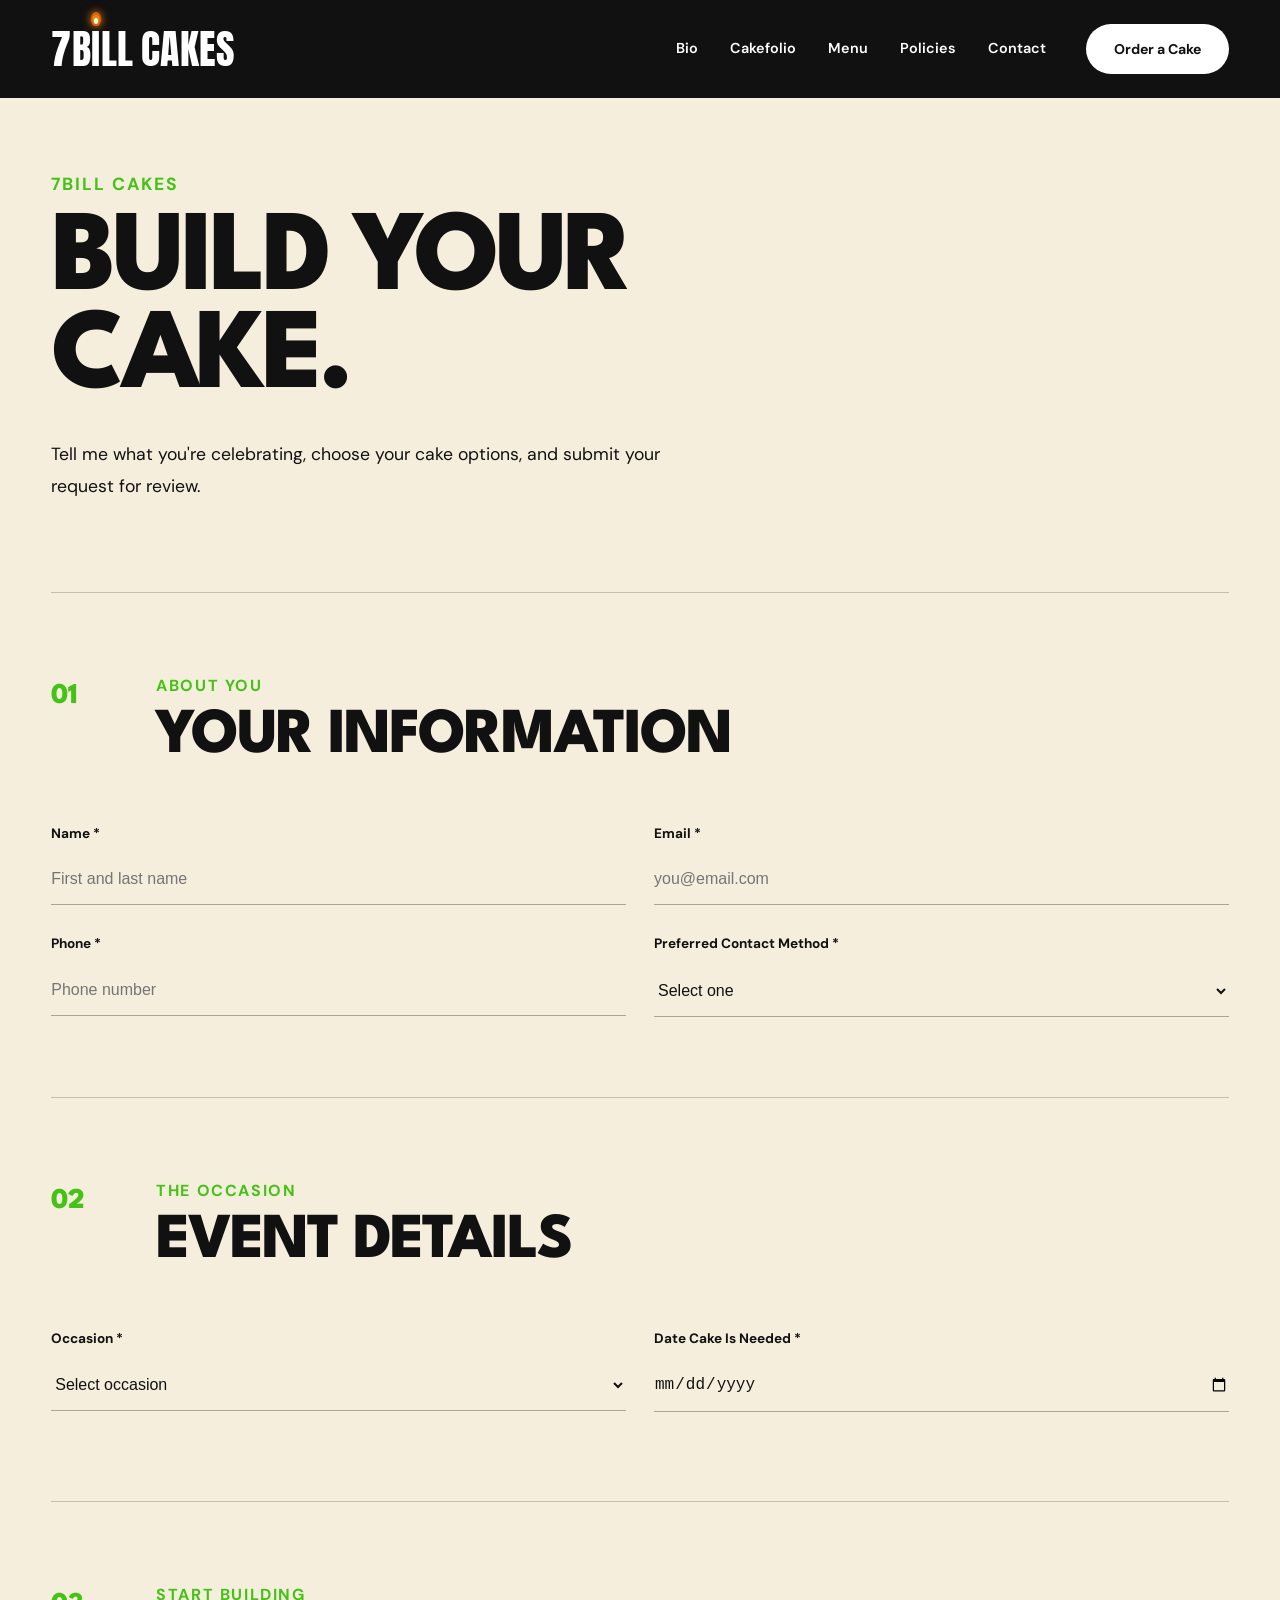
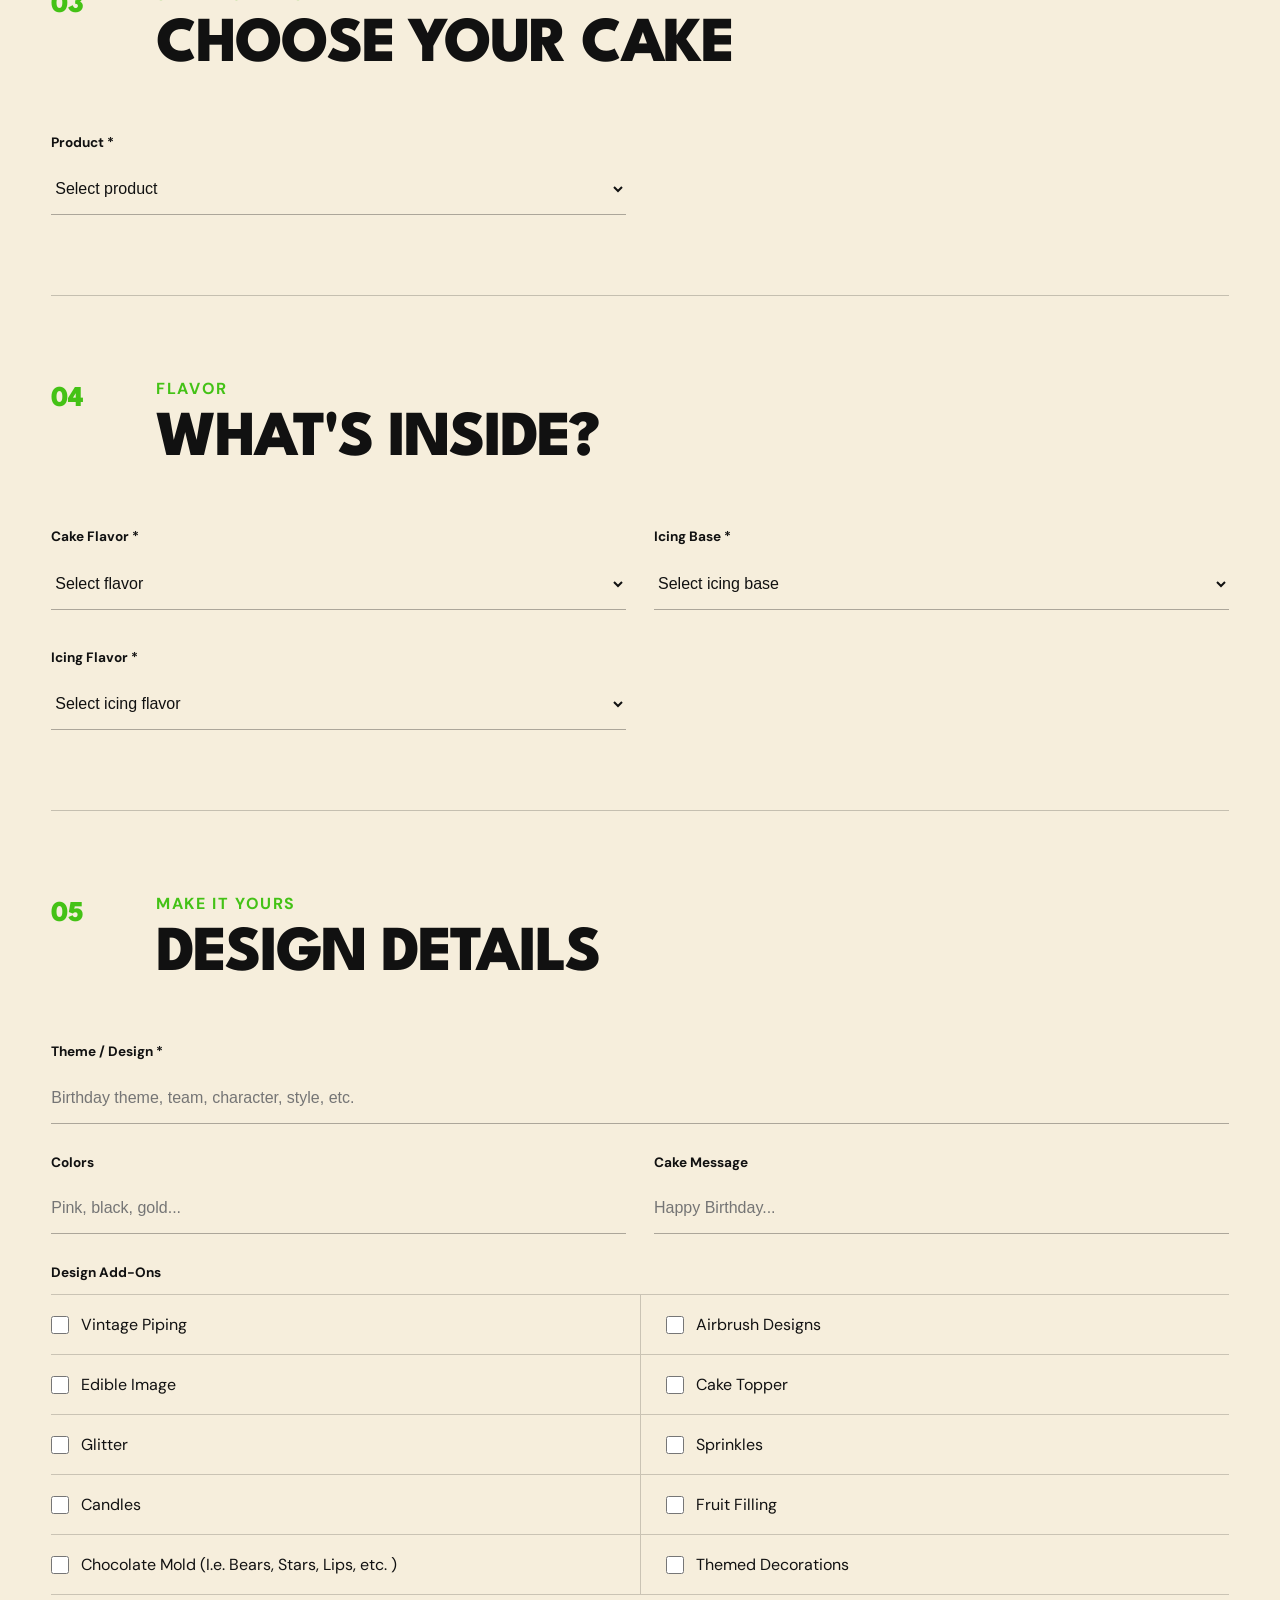
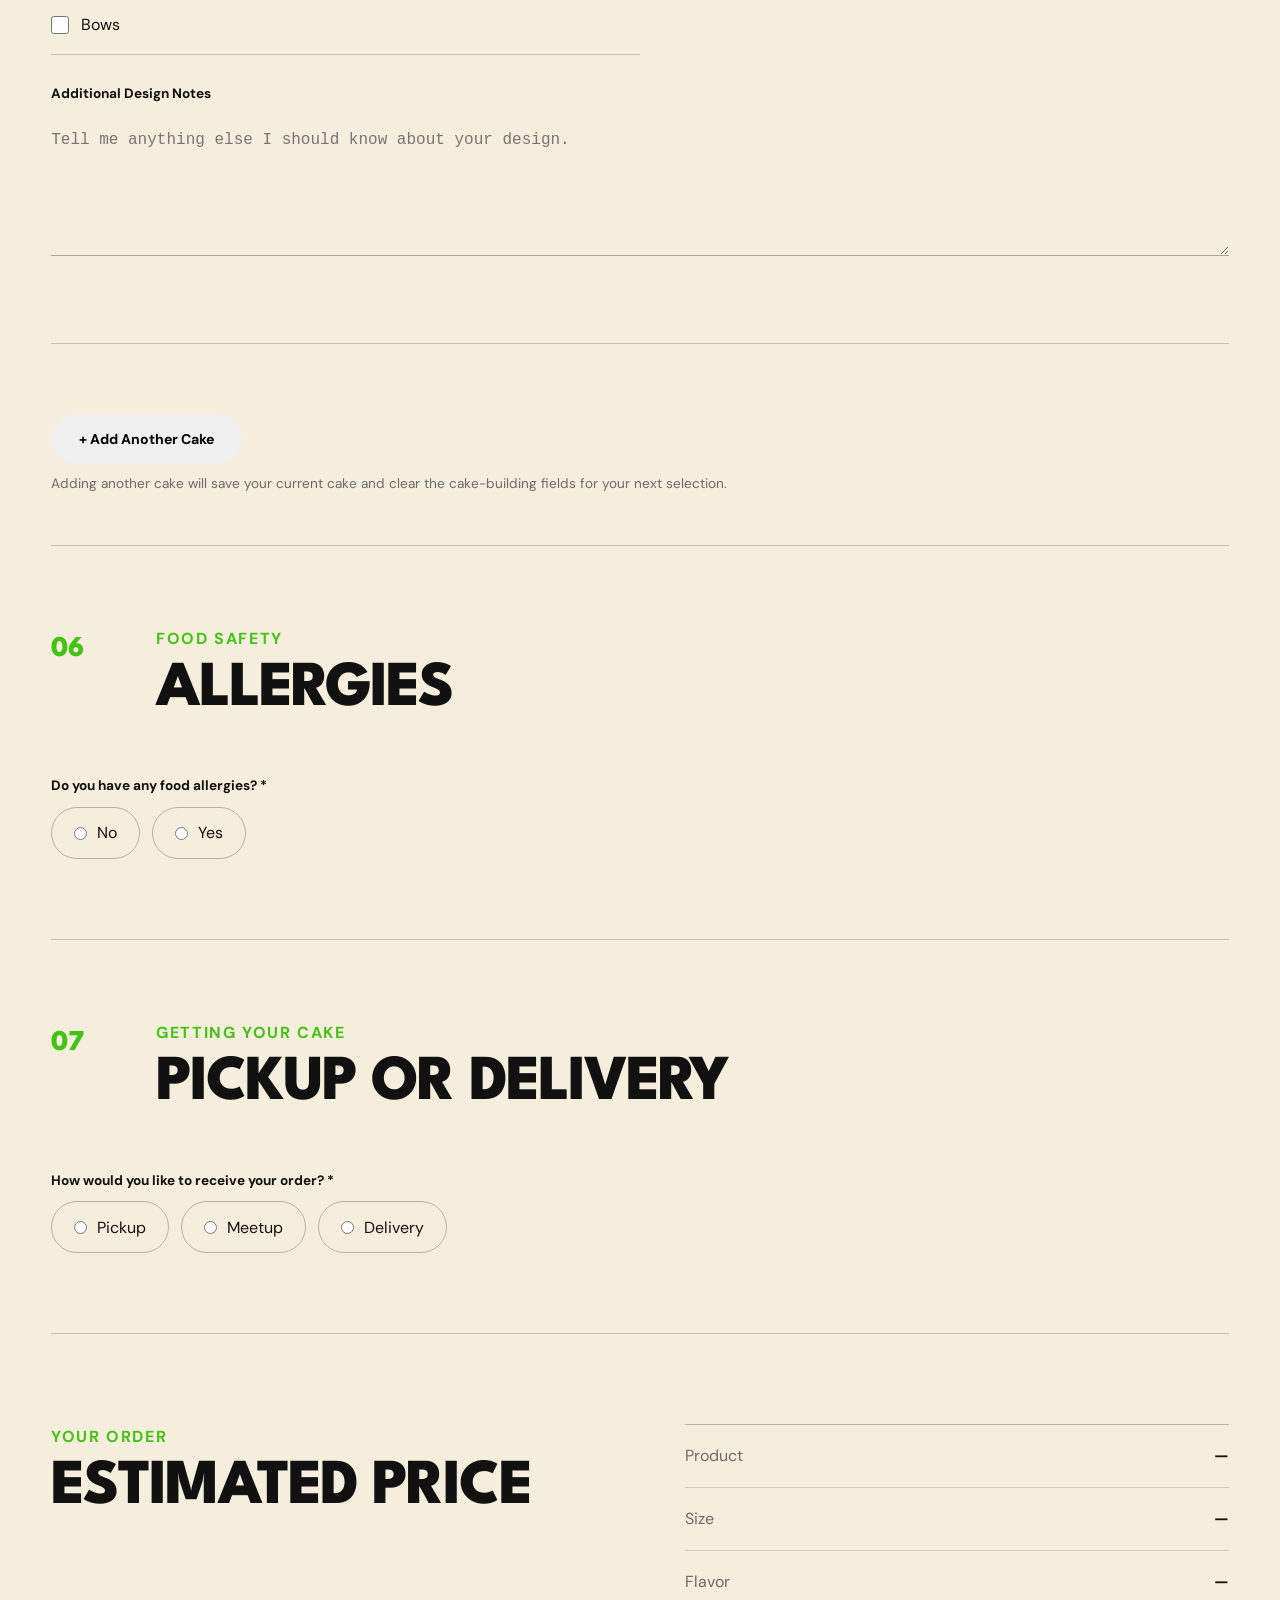
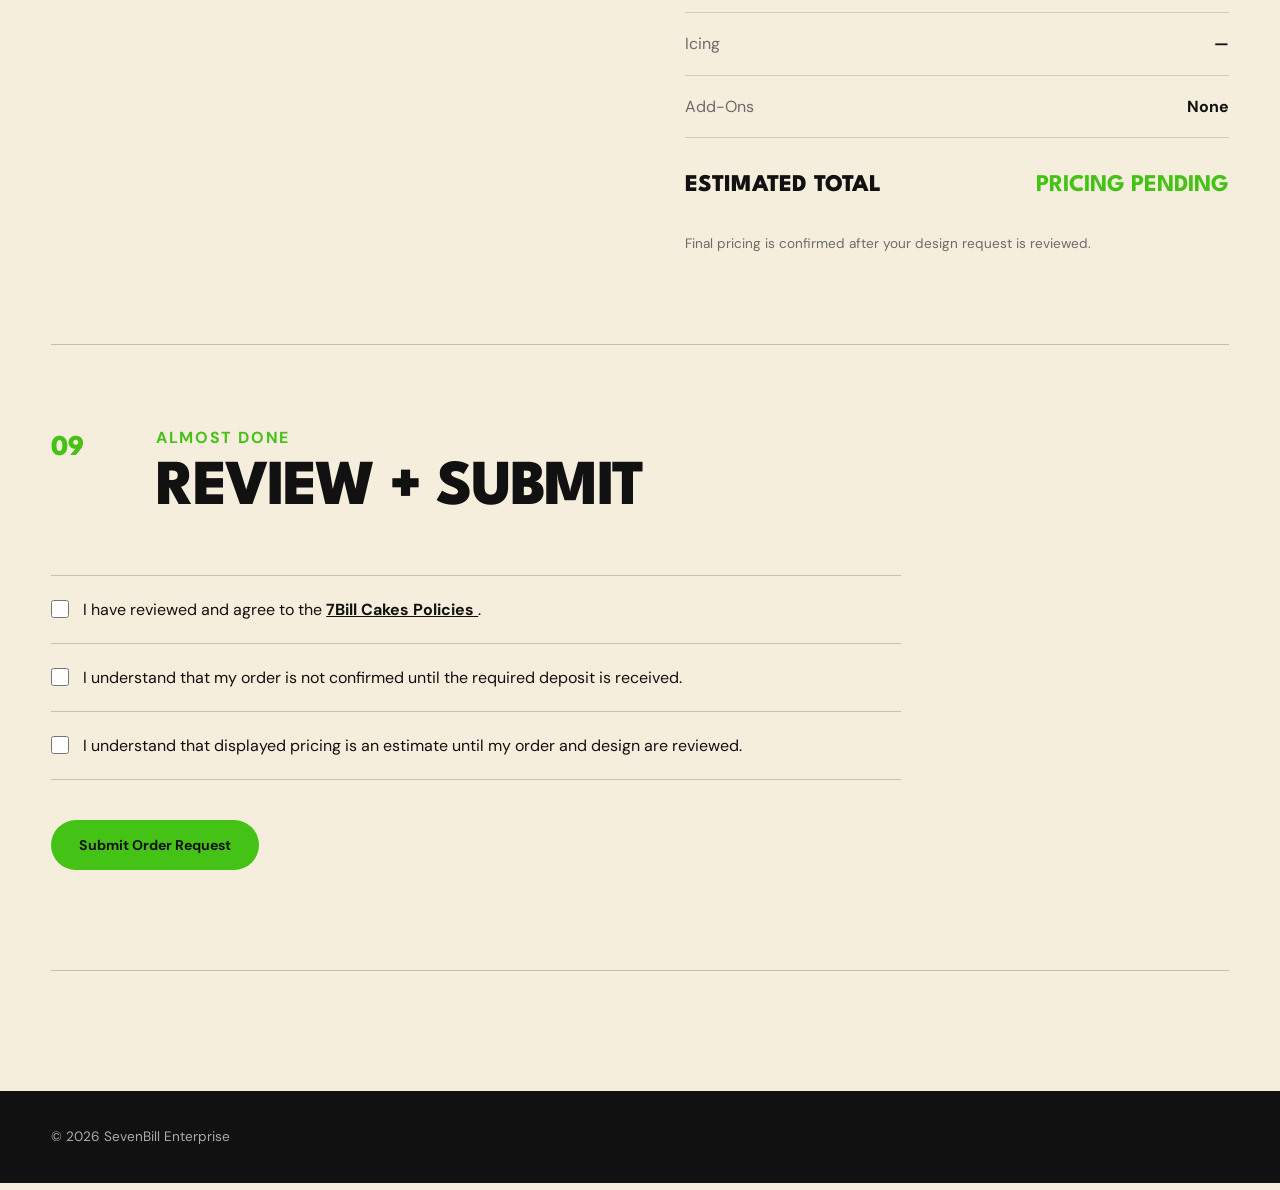
<file: order/index.html>
<!DOCTYPE html>
<html lang="en">
<head>
    <meta charset="UTF-8">
    <meta name="viewport" content="width=device-width, initial-scale=1.0">

    <title>7Bill Cakes | Custom Cakes</title>

    <link rel="icon"
          type="image/png"
          href="/Assets/Other stuff/favicon9.png">

    <link rel="stylesheet" href="/styles.css">
</head>

<body>

<!-- =========================
         HEADER
========================== -->
    <header class="site-header">
        <div class="container header-inner">

           <a href="/" class="logo">
    <span class="logo-7bill">
        7B<span class="flame-i">I<span class="mini-flame"></span></span>LL
    </span>
    <span class="logo-cakes">CAKES</span>
        </a>

            <nav class="main-nav" id="mainNav">
                <a href="/bio/">Bio</a>
                <a href="/cakefolio/">Cakefolio</a> 
                <a href="/menu/">Menu</a>
                 <a href="/policies/">Policies</a>
                <a href="/contact/">Contact</a>
            </nav>

            <a href="/order/" class="btn btn-header">
                Order a Cake
            </a>

            <button
                class="mobile-menu-btn"
                id="mobileMenuBtn"
                aria-label="Open navigation menu"
            >
                <span></span>
                <span></span>
                <span></span>
            </button>

        </div>
    </header>

    <main>


        <!-- ========================================
             ORDER PAGE
        ========================================= -->

        <section class="order-page">

            <div class="container">


                <!-- ========================================
                     PAGE INTRO
                ========================================= -->

                <div class="order-heading">

                    <p class="section-eyebrow">
                        7Bill Cakes
                    </p>

                    <h1>
                        Build Your Cake.
                    </h1>

                    <p class="order-intro">
                        Tell me what you're celebrating,
                        choose your cake options, and submit
                        your request for review.
                    </p>

                </div>



                <!-- ========================================
                     ORDER FORM
                ========================================= -->

                <form
                    class="cake-order-form"
                    id="cakeOrderForm"
                      action="https://formspree.io/f/xgaewroo"
                      method="POST"
                >


                    <!-- ========================================
                         01 - CUSTOMER INFO
                    ========================================= -->

                    <section class="order-form-section">

                        <div class="order-section-heading">

                            <span class="order-section-number">
                                01
                            </span>

                            <div>

                                <p class="order-section-label">
                                    About You
                                </p>

                                <h2>
                                    Your Information
                                </h2>

                            </div>

                        </div>


                        <div class="order-fields two-column">


                            <div class="order-field">

                                <label for="customerName">
                                    Name *
                                </label>

                                <input
                                    type="text"
                                    id="customerName"
                                    name="customerName"
                                    placeholder="First and last name"
                                    required
                                >

                            </div>


                            <div class="order-field">

                                <label for="customerEmail">
                                    Email *
                                </label>

                                <input
                                    type="email"
                                    id="customerEmail"
                                    name="customerEmail"
                                    placeholder="you@email.com"
                                    required
                                >

                            </div>


                            <div class="order-field">

                                <label for="customerPhone">
                                    Phone *
                                </label>

                                <input
                                    type="tel"
                                    id="customerPhone"
                                    name="customerPhone"
                                    placeholder="Phone number"
                                    required
                                >

                            </div>


                            <div class="order-field">

                                <label for="contactMethod">
                                    Preferred Contact Method *
                                </label>

                                <select
                                    id="contactMethod"
                                    name="contactMethod"
                                    required
                                >

                                    <option value="">
                                        Select one
                                    </option>

                                    <option value="text">
                                        Text
                                    </option>

                                    <option value="email">
                                        Email
                                    </option>

                                    <option value="phone">
                                        Phone Call
                                    </option>

                                </select>

                            </div>


                        </div>

                    </section>



                    <!-- ========================================
                         02 - EVENT DETAILS
                    ========================================= -->

                    <section class="order-form-section">

                        <div class="order-section-heading">

                            <span class="order-section-number">
                                02
                            </span>

                            <div>

                                <p class="order-section-label">
                                    The Occasion
                                </p>

                                <h2>
                                    Event Details
                                </h2>

                            </div>

                        </div>


                        <div class="order-fields two-column">


                            <div class="order-field">

                                <label for="eventType">
                                    Occasion *
                                </label>

                                <select
                                    id="eventType"
                                    name="eventType"
                                    required
                                >

                                    <option value="">
                                        Select occasion
                                    </option>

                                    <option value="birthday">
                                        Birthday
                                    </option>

                                    <option value="anniversary">
                                        Anniversary
                                    </option>

                                    <option value="graduation">
                                        Graduation
                                    </option>

                                    <option value="baby-shower">
                                        Baby Shower
                                    </option>

                                    <option value="wedding">
                                        Wedding
                                    </option>

                                    <option value="holiday">
                                        Holiday
                                    </option>

                                    <option value="other">
                                        Other
                                    </option>

                                </select>

                            </div>


                            <div class="order-field">

                                <label for="eventDate">
                                    Date Cake Is Needed *
                                </label>

                                <input
                                    type="date"
                                    id="eventDate"
                                    name="eventDate"
                                    required
                                >

                                <p
                                    class="field-message"
                                    id="rushMessage"
                                ></p>

                            </div>


                        </div>

                    </section>



                    <!-- ========================================
                         03 - CAKE TYPE
                    ========================================= -->

                    <section class="order-form-section">

                        <div class="order-section-heading">

                            <span class="order-section-number">
                                03
                            </span>

                            <div>

                                <p class="order-section-label">
                                    Start Building
                                </p>

                                <h2>
                                    Choose Your Cake
                                </h2>

                            </div>

                        </div>


                        <div class="order-fields two-column">


                            <div class="order-field">

                                <label for="cakeType">
                                    Product *
                                </label>

                                <select
                                    id="cakeType"
                                    name="cakeType"
                                    required
                                >

                                    <option value="">
                                        Select product
                                    </option>

                                    <option value="round">
                                        Round Layer Cake
                                    </option>

                                    <option value="heart">
                                        Heart-Shaped Cake
                                    </option>

                                    <option value="star">
                                        Star-Shaped Cake
                                    </option>

                                    <option value="sheet">
                                        Sheet Cake
                                    </option>

                                    <option value="cupcakes">
                                        Cupcakes
                                    </option>

                                    <option value="bundt">
                                        Bundt / Pound Cake
                                    </option>

                                    <option value="bento">
                                        Bento Box
                                    </option>

                                    <option value="tasting">
                                        Cake Tasting Bundle
                                    </option>

                                    <option value="specialty">
                                        Specialty / Other
                                    </option>

                                </select>

                            </div>



                            <!-- ROUND SIZE -->

                            <div
                                class="order-field conditional-field"
                                id="roundSizeField"
                            >

                                <label for="roundSize">
                                    Round Cake Size
                                </label>

                                <select
                                    id="roundSize"
                                    name="roundSize"
                                >

                                    <option value="">
                                        Select size
                                    </option>

                                    <option value="4">
                                        4-inch
                                    </option>

                                    <option value="6">
                                        6-inch
                                    </option>

                                    <option value="8">
                                        8-inch
                                    </option>

                                    <option value="10">
                                        10-inch
                                    </option>

                                </select>

                            </div>



                            <!-- HEART SIZE -->

                            <div
                                class="order-field conditional-field"
                                id="heartSizeField"
                            >

                                <label for="heartSize">
                                    Heart Cake Size
                                </label>

                                <select
                                    id="heartSize"
                                    name="heartSize"
                                >

                                    <option value="10">
                                        10-inch
                                    </option>

                                </select>

                            </div>



                            <!-- STAR SIZE -->

                            <div
                                class="order-field conditional-field"
                                id="starSizeField"
                            >

                                <label for="starSize">
                                    Star Cake Size
                                </label>

                                <select
                                    id="starSize"
                                    name="starSize"
                                >

                                    <option value="10">
                                        10-inch
                                    </option>

                                </select>

                            </div>



                            <!-- SHEET SIZE -->

                            <div
                                class="order-field conditional-field"
                                id="sheetSizeField"
                            >

                                <label for="sheetSize">
                                    Sheet Cake Size
                                </label>

                                <select
                                    id="sheetSize"
                                    name="sheetSize"
                                >

                                    <option value="">
                                        Select size
                                    </option>

                                    <option value="9x13">
                                        9 × 13
                                    </option>

                                    <option value="11x15">
                                        11 × 15
                                    </option>

                                </select>

                            </div>



                            <!-- CUPCAKE QUANTITY -->

                            <div
                                class="order-field conditional-field"
                                id="cupcakeQuantityField"
                            >

                                <label for="cupcakeQuantity">
                                    Cupcake Quantity
                                </label>

                                <input
                                    type="number"
                                    id="cupcakeQuantity"
                                    name="cupcakeQuantity"
                                    min="1"
                                    placeholder="Number of cupcakes"
                                >

                            </div>

                            <!-- BUNDT / POUND OPTIONS -->

<div
    class="order-field conditional-field"
    id="bundtOptionsField"
>

    <label for="bundtOption">
        Bundt / Pound Cake Size *
    </label>

    <select
        id="bundtOption"
        name="bundtOption"
    >

        <option value="">
            Select size
        </option>

        <option value="standard">
            Standard — 1 Cake
        </option>

        <option value="small">
            Small — 4 Cakes
        </option>

        <option value="mini-6">
            Mini — 6 Cakes
        </option>

        <option value="mini-12">
            Mini — 12 Cakes
        </option>

        <option value="mini-18">
            Mini — 18 Cakes
        </option>

        <option value="mini-24">
            Mini — 24 Cakes
        </option>

        <option value="mini-other">
            Mini — Other / Large Order
        </option>

    </select>

</div>


<!-- CUSTOM MINI QUANTITY -->

<div
    class="order-field conditional-field"
    id="bundtCustomQuantityField"
>

    <label for="bundtCustomQuantity">
        Mini Cake Quantity *
    </label>

    <input
        type="number"
        id="bundtCustomQuantity"
        name="bundtCustomQuantity"
        min="1"
        placeholder="Enter quantity"
    >

</div>

                            <!-- SPECIALTY DESCRIPTION -->

                            <div
                                class="order-field conditional-field full-width"
                                id="specialtyCakeField"
                            >

                                <label for="specialtyCake">
                                    What Are You Looking For?
                                </label>

                                <textarea
                                    id="specialtyCake"
                                    name="specialtyCake"
                                    rows="4"
                                    placeholder="Describe the cake, size, or specialty item you're interested in."
                                ></textarea>

                            </div>


                        </div>

                    </section>



                    <!-- ========================================
                         04 - FLAVOR + ICING
                    ========================================= -->

                    <section class="order-form-section">

                        <div class="order-section-heading">

                            <span class="order-section-number">
                                04
                            </span>

                            <div>

                                <p class="order-section-label">
                                    Flavor
                                </p>

                                <h2>
                                    What's Inside?
                                </h2>

                            </div>

                        </div>


                        <div class="order-fields two-column">

                            <div
                           class="order-field conditional-field"
                         id="layerCountField"
                               >
                           <label for="layerCount">
                                Number of Layers *
                               </label>

                               <select
                              id="layerCount"
                                name="layerCount"
                               >
                              <option value="">
                               Select layers
                                  </option>
                                  </select>

                                </div>


                                <!-- BENTO FLAVOR OPTIONS -->

<div
    class="order-field conditional-field full-width"
    id="bentoFlavorChoiceField"
>

    <fieldset class="order-fieldset">

        <legend>
            Would you like the mini cake and cupcakes to be the same flavor? *
        </legend>

        <div class="radio-options">

            <label class="radio-option">
                <input
                    type="radio"
                    name="bentoSameFlavor"
                    value="yes"
                >
                <span>Yes</span>
            </label>

            <label class="radio-option">
                <input
                    type="radio"
                    name="bentoSameFlavor"
                    value="no"
                >
                <span>No</span>
            </label>

        </div>

    </fieldset>

</div>

<!-- ========================================
     CAKE TASTING BUNDLE
======================================== -->

<div
    class="order-field conditional-field full-width"
    id="tastingBundleField"
>

    <div class="tasting-bundle-intro">

        <p class="field-message active">
            Your Cake Tasting Bundle includes four 6-inch,
            single-layer cakes. Choose a cake flavor,
            icing base, and icing flavor for each cake below.
        </p>

    </div>


    <!-- CAKE 1 -->

    <div class="tasting-cake">

        <h3>
            Cake 1
        </h3>

        <div class="order-fields three-column">

            <div class="order-field">

                <label for="tastingFlavor1">
                    Cake Flavor *
                </label>

                <select
                    id="tastingFlavor1"
                    name="tastingFlavor1"
                >
                    <option value="">
                        Select flavor
                    </option>
                </select>

            </div>


            <div class="order-field">

                <label for="tastingIcingBase1">
                    Icing Base *
                </label>

                <select
                    id="tastingIcingBase1"
                    name="tastingIcingBase1"
                >
                    <option value="">
                        Select icing base
                    </option>
                </select>

            </div>


            <div class="order-field">

                <label for="tastingIcingFlavor1">
                    Icing Flavor *
                </label>

                <select
                    id="tastingIcingFlavor1"
                    name="tastingIcingFlavor1"
                >
                    <option value="">
                        Select icing flavor
                    </option>
                </select>

            </div>

        </div>

    </div>


    <!-- CAKE 2 -->

    <div class="tasting-cake">

        <h3>
            Cake 2
        </h3>

        <div class="order-fields three-column">

            <div class="order-field">

                <label for="tastingFlavor2">
                    Cake Flavor *
                </label>

                <select
                    id="tastingFlavor2"
                    name="tastingFlavor2"
                >
                    <option value="">
                        Select flavor
                    </option>
                </select>

            </div>


            <div class="order-field">

                <label for="tastingIcingBase2">
                    Icing Base *
                </label>

                <select
                    id="tastingIcingBase2"
                    name="tastingIcingBase2"
                >
                    <option value="">
                        Select icing base
                    </option>
                </select>

            </div>


            <div class="order-field">

                <label for="tastingIcingFlavor2">
                    Icing Flavor *
                </label>

                <select
                    id="tastingIcingFlavor2"
                    name="tastingIcingFlavor2"
                >
                    <option value="">
                        Select icing flavor
                    </option>
                </select>

            </div>

        </div>

    </div>


    <!-- CAKE 3 -->

    <div class="tasting-cake">

        <h3>
            Cake 3
        </h3>

        <div class="order-fields three-column">

            <div class="order-field">

                <label for="tastingFlavor3">
                    Cake Flavor *
                </label>

                <select
                    id="tastingFlavor3"
                    name="tastingFlavor3"
                >
                    <option value="">
                        Select flavor
                    </option>
                </select>

            </div>


            <div class="order-field">

                <label for="tastingIcingBase3">
                    Icing Base *
                </label>

                <select
                    id="tastingIcingBase3"
                    name="tastingIcingBase3"
                >
                    <option value="">
                        Select icing base
                    </option>
                </select>

            </div>


            <div class="order-field">

                <label for="tastingIcingFlavor3">
                    Icing Flavor *
                </label>

                <select
                    id="tastingIcingFlavor3"
                    name="tastingIcingFlavor3"
                >
                    <option value="">
                        Select icing flavor
                    </option>
                </select>

            </div>

        </div>

    </div>


    <!-- CAKE 4 -->

    <div class="tasting-cake">

        <h3>
            Cake 4
        </h3>

        <div class="order-fields three-column">

            <div class="order-field">

                <label for="tastingFlavor4">
                    Cake Flavor *
                </label>

                <select
                    id="tastingFlavor4"
                    name="tastingFlavor4"
                >
                    <option value="">
                        Select flavor
                    </option>
                </select>

            </div>


            <div class="order-field">

                <label for="tastingIcingBase4">
                    Icing Base *
                </label>

                <select
                    id="tastingIcingBase4"
                    name="tastingIcingBase4"
                >
                    <option value="">
                        Select icing base
                    </option>
                </select>

            </div>


            <div class="order-field">

                <label for="tastingIcingFlavor4">
                    Icing Flavor *
                </label>

                <select
                    id="tastingIcingFlavor4"
                    name="tastingIcingFlavor4"
                >
                    <option value="">
                        Select icing flavor
                    </option>
                </select>

            </div>

        </div>

    </div>

</div>

<div
    class="order-field conditional-field full-width"
    id="bentoCupcakeFlavorField"
>

    <label for="bentoCupcakeFlavor">
        Cupcake Flavor *
    </label>

    <select
        id="bentoCupcakeFlavor"
        name="bentoCupcakeFlavor"
    >
        <option value="">
            Select cupcake flavor
        </option>
    </select>

</div>

                             <!-- cake flavorS -->

                            <div class="order-field">

                                <label for="cakeFlavor">
                                    Cake Flavor *
                                </label>

                                <select
                                    id="cakeFlavor"
                                    name="cakeFlavor"
                                    required
                                >

                                    <option value="">
                                        Select flavor
                                    </option>


                                    <optgroup label="Classic Flavors">

                                        <option value="vanilla">
                                            Vanilla
                                        </option>

                                        <option value="yellow">
                                            Yellow Cake
                                        </option>

                                        <option value="confetti">
                                            Confetti
                                        </option>

                                        <option value="chocolate">
                                            Chocolate
                                        </option>

                                        <option value="strawberry">
                                            Strawberry
                                        </option>

                                        <option value="lemon">
                                            Lemon
                                        </option>

                                        <option value="marble">
                                            Marble
                                        </option>


                                    </optgroup>


                                    <optgroup label="Specialty Flavors">

                                        <option value="carrot">
                                            Carrot Cake
                                        </option>

                                        <option value="butter-pecan">
                                            Butter Pecan
                                        </option>

                                        <option value="german-chocolate">
                                            German Chocolate
                                        </option>

                                          <option value="cookies-cream">
                                            Cookies & Cream
                                        </option>

                                        <option value="strawberry-shortcake">
                                            Strawberry Shortcake
                                        </option>

                                        <option value="rum">
                                            Rum Cake
                                        </option>

                                        <option value="white-chocolate">
                                            White Chocolate
                                        </option>

                                        <option value="red-velvet">
                                            Red Velvet
                                        </option>

                                    </optgroup>

                                    <option value="other">
                                    Other / Custom Flavor
                                   </option>

                                </select>

                            </div>

                            <!-- OTHER / CUSTOM FLAVOR -->

<div
    class="order-field conditional-field full-width"
    id="otherFlavorField"
>

    <label for="otherFlavor">
        Requested Flavor *
    </label>

    <input
        type="text"
        id="otherFlavor"
        name="otherFlavor"
        placeholder="Enter your requested flavor"
    >

    <p class="field-message active">
        Custom flavor requests are subject to availability and approval.
        Submission does not guarantee that the requested flavor can be accommodated.
    </p>

</div>

<!-- MARBLE FLAVOR OPTIONS -->

<div
    class="order-field conditional-field full-width"
    id="marbleFlavorField"
>

    <label>
        Choose Two Classic Flavors *
    </label>

    <div class="order-fields two-column nested-fields">

        <div class="order-field">

            <label for="marbleFlavorOne">
                Flavor 1
            </label>

            <select
                id="marbleFlavorOne"
                name="marbleFlavorOne"
            >

                <option value="">
                    Select flavor
                </option>

                <option value="vanilla">
                    Vanilla
                </option>

                <option value="yellow">
                    Yellow Cake
                </option>

                <option value="confetti">
                    Confetti
                </option>

                <option value="chocolate">
                    Chocolate
                </option>

                <option value="strawberry">
                    Strawberry
                </option>

                <option value="lemon">
                    Lemon
                </option>


            </select>

        </div>


        <div class="order-field">

            <label for="marbleFlavorTwo">
                Flavor 2
            </label>

            <select
                id="marbleFlavorTwo"
                name="marbleFlavorTwo"
            >

                <option value="">
                    Select flavor
                </option>

                <option value="vanilla">
                    Vanilla
                </option>

                <option value="yellow">
                    Yellow Cake
                </option>

                <option value="confetti">
                    Confetti
                </option>

                <option value="chocolate">
                    Chocolate
                </option>

                <option value="strawberry">
                    Strawberry
                </option>

                <option value="lemon">
                    Lemon
                </option>

            </select>

        </div>

    </div>

    <p
        class="field-message"
        id="marbleFlavorMessage"
    ></p>

</div>
                            
     <div
                            
    class="order-field conditional-field full-width"
    id="germanChocolateField"
>
    <p class="field-message active">
        German Chocolate Cake comes with its traditional coconut icing.
        Please select your preferred nut option.
    </p>

    <fieldset class="order-fieldset">

        <legend>
            Nut Choice *
        </legend>

        <div class="radio-options">

            <label class="radio-option">

                <input
                    type="radio"
                    name="germanChocolateNut"
                    value="walnuts"
                >

                <span>
                    Walnuts
                </span>

            </label>

            <label class="radio-option">

                <input
                    type="radio"
                    name="germanChocolateNut"
                    value="pecans"
                >

                <span>
                    Pecans
                </span>

            </label>

        </div>

    </fieldset>

</div>

                            <div class="order-field">

                                <label for="icingBase">
                                    Icing Base *
                                </label>

                                <select
                                    id="icingBase"
                                    name="icingBase"
                                    required
                                >

                                    <option value="">
                                        Select icing base
                                    </option>

                                    <option value="buttercream">
                                        Buttercream
                                    </option>

                                    <option value="cream-cheese">
                                        Cream Cheese
                                    </option>

                                </select>

                                <p
                                    class="field-message"
                                    id="icingMessage"
                                ></p>

                            </div>



                            <div class="order-field">

                                <label for="icingFlavor">
                                    Icing Flavor *
                                </label>

                                <select
                                    id="icingFlavor"
                                    name="icingFlavor"
                                    required
                                >

                                    <option value="">
                                        Select icing flavor
                                    </option>

                                    <option value="vanilla">
                                        Vanilla
                                    </option>

                                    <option value="vanilla-bean">
                                        Vanilla Bean
                                    </option>

                                    <option value="chocolate">
                                        Chocolate
                                    </option>

                                    <option value="fudge">
                                        Fudge
                                    </option>

                                    <option value="lemon">
                                        Lemon
                                    </option>

                                    <option value="strawberry">
                                        Strawberry
                                    </option>

                                    <option value="brown-sugar">
                                        Brown Sugar
                                    </option>

                                    <option value="white-chocolate">
                                        White Chocolate
                                    </option>

                                    <option value="other">
                                 Other / Custom Icing Flavor
                               </option>

                                </select>

                            </div>


                        </div>

                    </section>


                         <!-- BENTO ICING OPTIONS -->

<div
    class="order-field conditional-field full-width"
    id="bentoIcingChoiceField"
>

    <fieldset class="order-fieldset">

        <legend>
            Would you like the mini cake and cupcakes to have the same icing? *
        </legend>

        <div class="radio-options">

            <label class="radio-option">
                <input
                    type="radio"
                    name="bentoSameIcing"
                    value="yes"
                >
                <span>Yes</span>
            </label>

            <label class="radio-option">
                <input
                    type="radio"
                    name="bentoSameIcing"
                    value="no"
                >
                <span>No</span>
            </label>

        </div>

    </fieldset>

</div>


<div
    class="order-field conditional-field"
    id="bentoCupcakeIcingBaseField"
>

    <label for="bentoCupcakeIcingBase">
        Cupcake Icing Base *
    </label>

    <select
        id="bentoCupcakeIcingBase"
        name="bentoCupcakeIcingBase"
    >
        <option value="">
            Select icing base
        </option>
    </select>

</div>


<div
    class="order-field conditional-field"
    id="bentoCupcakeIcingFlavorField"
>

    <label for="bentoCupcakeIcingFlavor">
        Cupcake Icing Flavor *
    </label>

    <select
        id="bentoCupcakeIcingFlavor"
        name="bentoCupcakeIcingFlavor"
    >
        <option value="">
            Select icing flavor
        </option>
    </select>

</div>


                         <!-- OTHER / CUSTOM ICING FLAVOR -->

<div
    class="order-field conditional-field full-width"
    id="otherIcingFlavorField"
>

    <label for="otherIcingFlavor">
        Requested Icing Flavor *
    </label>

    <input
        type="text"
        id="otherIcingFlavor"
        name="otherIcingFlavor"
        placeholder="Enter your requested icing flavor"
    >

    <p class="field-message active">
        Custom icing flavor requests are subject to availability and approval.
        Submission does not guarantee that the requested flavor can be accommodated.
    </p>

</div>


                    <!-- ========================================
                         05 - DESIGN
                    ========================================= -->

                    <section class="order-form-section">

                        <div class="order-section-heading">

                            <span class="order-section-number">
                                05
                            </span>

                            <div>

                                <p class="order-section-label">
                                    Make It Yours
                                </p>

                                <h2>
                                    Design Details
                                </h2>

                            </div>

                        </div>


                        <div class="order-fields">


                            <div class="order-field">

                                <label for="cakeTheme">
                                    Theme / Design *
                                </label>

                                <input
                                    type="text"
                                    id="cakeTheme"
                                    name="cakeTheme"
                                    placeholder="Birthday theme, team, character, style, etc."
                                    required
                                >

                            </div>



                            <div class="order-fields two-column nested-fields">


                                <div class="order-field">

                                    <label for="cakeColors">
                                        Colors
                                    </label>

                                    <input
                                        type="text"
                                        id="cakeColors"
                                        name="cakeColors"
                                        placeholder="Pink, black, gold..."
                                    >

                                </div>


                                <div class="order-field">

                                    <label for="cakeMessage">
                                        Cake Message
                                    </label>

                                    <input
                                        type="text"
                                        id="cakeMessage"
                                        name="cakeMessage"
                                        placeholder="Happy Birthday..."
                                    >

                                </div>


                            </div>



                            <!-- ADD-ONS -->

                            <fieldset class="order-fieldset">

                                <legend>
                                    Design Add-Ons
                                </legend>


                                <div class="checkbox-grid">


                                    <label class="checkbox-option">

                                        <input
                                            type="checkbox"
                                            name="addons"
                                            value="vintage-piping"
                                        >

                                        <span>
                                            Vintage Piping
                                        </span>

                                    </label>


                                    <label class="checkbox-option">

                                        <input
                                            type="checkbox"
                                            name="addons"
                                            value="airbrush"
                                        >

                                        <span>
                                            Airbrush Designs
                                        </span>

                                    </label>


                                    <label class="checkbox-option">

                                        <input
                                            type="checkbox"
                                            name="addons"
                                            value="edible-image"
                                        >

                                        <span>
                                            Edible Image
                                        </span>

                                    </label>


                                    <label class="checkbox-option">

                                        <input
                                            type="checkbox"
                                            name="addons"
                                            value="cake-topper"
                                        >

                                        <span>
                                            Cake Topper
                                        </span>

                                    </label>


                                    <label class="checkbox-option">

                                        <input
                                            type="checkbox"
                                            name="addons"
                                            value="glitter"
                                        >

                                        <span>
                                            Glitter
                                        </span>

                                    </label>


                                    <label class="checkbox-option">

                                        <input
                                            type="checkbox"
                                            name="addons"
                                            value="sprinkles"
                                        >

                                        <span>
                                            Sprinkles
                                        </span>

                                    </label>


                                    <label class="checkbox-option">

                                        <input
                                            type="checkbox"
                                            name="addons"
                                            value="candles"
                                        >

                                        <span>
                                            Candles
                                        </span>

                                    </label>


                                    <label class="checkbox-option">

                                        <input
                                            type="checkbox"
                                            name="addons"
                                            value="fruit-filling"
                                        >

                                        <span>
                                            Fruit Filling
                                        </span>

                                    </label>


                                    <label class="checkbox-option">

                                        <input
                                            type="checkbox"
                                            name="addons"
                                            value="specialty-mold"
                                        >

                                        <span>
                                            Chocolate Mold (I.e. Bears, Stars, Lips, etc. )
                                        </span>

                                    </label>


                                    <label class="checkbox-option">

                                        <input
                                            type="checkbox"
                                            name="addons"
                                            value="themed-decoration"
                                        >

                                        <span>
                                            Themed Decorations
                                        </span>

                                    </label>

                                    <label class="checkbox-option">

                                        <input
                                            type="checkbox"
                                            name="addons"
                                            value="vintage-piping"
                                        >

                                        <span>
                                            Bows
                                        </span>

                                    </label>


                                </div>

                            </fieldset>



                            <!-- INSPIRATION 

                            <div class="order-field">

                                <label for="inspirationImages">
                                    Inspiration Images
                                </label>

                                <input
                                    type="file"
                                    id="inspirationImages"
                                    name="inspirationImages"
                                    accept="image/*"
                                    multiple
                                >

                                <p class="field-help">
                                    Upload photos that show the style,
                                    colors, or design you're looking for.
                                </p>

                            </div> -->



                            <div class="order-field">

                                <label for="designNotes">
                                    Additional Design Notes
                                </label>

                                <textarea
                                    id="designNotes"
                                    name="designNotes"
                                    rows="6"
                                    placeholder="Tell me anything else I should know about your design."
                                ></textarea>

                            </div>


                        </div>

                    </section>

                    <!-- ========================================
     ADD ANOTHER CAKE
======================================== -->

<section class="additional-cakes-section">

    <div id="savedCakes"></div>

    <button
        type="button"
        class="btn add-cake-button"
        id="addAnotherCake"
    >
        + Add Another Cake
    </button>

    <p class="field-help">
        Adding another cake will save your current cake
        and clear the cake-building fields for your next selection.
    </p>

</section>

                    <!-- ========================================
                         06 - ALLERGIES
                    ========================================= -->

                    <section class="order-form-section">

                        <div class="order-section-heading">

                            <span class="order-section-number">
                                06
                            </span>

                            <div>

                                <p class="order-section-label">
                                    Food Safety
                                </p>

                                <h2>
                                    Allergies
                                </h2>

                            </div>

                        </div>


                        <fieldset class="order-fieldset">

                            <legend>
                                Do you have any food allergies? *
                            </legend>


                            <div class="radio-options">


                                <label class="radio-option">

                                    <input
                                        type="radio"
                                        name="hasAllergies"
                                        value="no"
                                        required
                                    >

                                    <span>
                                        No
                                    </span>

                                </label>


                                <label class="radio-option">

                                    <input
                                        type="radio"
                                        name="hasAllergies"
                                        value="yes"
                                        required
                                    >

                                    <span>
                                        Yes
                                    </span>

                                </label>


                            </div>

                        </fieldset>



                        <div
                            class="order-field conditional-field allergy-field"
                            id="allergyDetailsField"
                        >

                            <label for="allergyDetails">
                                Please List All Allergies *
                            </label>

                            <textarea
                                id="allergyDetails"
                                name="allergyDetails"
                                rows="4"
                                placeholder="List all known food allergies."
                            ></textarea>

                        </div>

                    </section>



                    <!-- ========================================
                         07 - FULFILLMENT
                    ========================================= -->

                    <section class="order-form-section">

                        <div class="order-section-heading">

                            <span class="order-section-number">
                                07
                            </span>

                            <div>

                                <p class="order-section-label">
                                    Getting Your Cake
                                </p>

                                <h2>
                                    Pickup Or Delivery
                                </h2>

                            </div>

                        </div>


                        <fieldset class="order-fieldset">

                            <legend>
                                How would you like to receive your order? *
                            </legend>


                            <div class="fulfillment-options">


                                <label class="radio-option">

                                    <input
                                        type="radio"
                                        name="fulfillment"
                                        value="pickup"
                                        required
                                    >

                                    <span>
                                        Pickup
                                    </span>

                                </label>


                                <label class="radio-option">

                                    <input
                                        type="radio"
                                        name="fulfillment"
                                        value="meetup"
                                        required
                                    >

                                    <span>
                                        Meetup
                                    </span>

                                </label>


                                <label class="radio-option">

                                    <input
                                        type="radio"
                                        name="fulfillment"
                                        value="delivery"
                                        required
                                    >

                                    <span>
                                        Delivery
                                    </span>

                                </label>


                            </div>

                        </fieldset>



                        <!-- DELIVERY ADDRESS -->

                        <div
                            class="conditional-field fulfillment-details"
                            id="deliveryFields"
                        >

                            <div class="order-fields">

                                <div class="order-field">

                                    <label for="deliveryAddress">
                                        Delivery Address *
                                    </label>

                                    <input
                                        type="text"
                                        id="deliveryAddress"
                                        name="deliveryAddress"
                                        placeholder="Street address"
                                    >

                                </div>


                                <div class="order-fields two-column nested-fields">


                                    <div class="order-field">

                                        <label for="deliveryCity">
                                            City *
                                        </label>

                                        <input
                                            type="text"
                                            id="deliveryCity"
                                            name="deliveryCity"
                                        >

                                    </div>


                                    <div class="order-field">

                                        <label for="deliveryZip">
                                            ZIP Code *
                                        </label>

                                        <input
                                            type="text"
                                            id="deliveryZip"
                                            name="deliveryZip"
                                        >

                                    </div>


                                </div>

                            </div>

                        </div>



                        <!-- MEETUP -->

                        <div
                            class="conditional-field fulfillment-details"
                            id="meetupFields"
                        >

                            <div class="order-field">

                                <label for="meetupNotes">
                                    Meetup Notes
                                </label>

                                <textarea
                                    id="meetupNotes"
                                    name="meetupNotes"
                                    rows="4"
                                    placeholder="Preferred area or other meetup information."
                                ></textarea>

                            </div>

                        </div>

                    </section>



                    <!-- ========================================
                         08 - ESTIMATE
                    ========================================= -->

                    <section class="order-estimate-section">

                        <div>

                            <p class="order-section-label">
                                Your Order
                            </p>

                            <h2>
                                Estimated Price
                            </h2>

                        </div>


                        <div class="estimate-box">

                            <div class="estimate-row">

                                <span>
                                    Product
                                </span>

                                <strong id="estimateProduct">
                                    —
                                </strong>

                            </div>


                            <div class="estimate-row">

                                <span>
                                    Size
                                </span>

                                <strong id="estimateSize">
                                    —
                                </strong>

                            </div>


                            <div class="estimate-row">

                                <span>
                                    Flavor
                                </span>

                                <strong id="estimateFlavor">
                                    —
                                </strong>

                            </div>


                            <div class="estimate-row">

                                <span>
                                    Icing
                                </span>

                                <strong id="estimateIcing">
                                    —
                                </strong>

                            </div>


                            <div class="estimate-row">

                                <span>
                                    Add-Ons
                                </span>

                                <strong id="estimateAddons">
                                    —
                                </strong>

                            </div>


                            <div class="estimate-total">

                                <span>
                                    Estimated Total
                                </span>

                                <strong id="estimatedTotal">
                                    Pricing Pending
                                </strong>

                            </div>


                            <p class="estimate-disclaimer">
                                Final pricing is confirmed after
                                your design request is reviewed.
                            </p>

                        </div>

                    </section>



                    <!-- ========================================
                         09 - AGREEMENT
                    ========================================= -->

                    <section class="order-form-section">

                        <div class="order-section-heading">

                            <span class="order-section-number">
                                09
                            </span>

                            <div>

                                <p class="order-section-label">
                                    Almost Done
                                </p>

                                <h2>
                                    Review + Submit
                                </h2>

                            </div>

                        </div>



                        <div class="agreement-list">


                            <label class="agreement-option">

                                <input
                                    type="checkbox"
                                    id="policyAgreement"
                                    name="policyAgreement"
                                    required
                                >

                                <span>
                                    I have reviewed and agree to the
                                    <a
                                        href="/policies/"
                                        target="_blank"
                                    >
                                        7Bill Cakes Policies
                                    </a>.
                                </span>

                            </label>



                            <label class="agreement-option">

                                <input
                                    type="checkbox"
                                    required
                                >

                                <span>
                                    I understand that my order is not
                                    confirmed until the required
                                    deposit is received.
                                </span>

                            </label>



                            <label class="agreement-option">

                                <input
                                    type="checkbox"
                                    required
                                >

                                <span>
                                    I understand that displayed pricing
                                    is an estimate until my order and
                                    design are reviewed.
                                </span>

                            </label>


                        </div>



                        <button
                            type="submit"
                            class="btn btn-primary order-submit"
                        >
                            Submit Order Request
                        </button>

                        <p
                          class="form-status"
                          id="orderFormStatus"
                         aria-live="polite"
                         ></p>

                    </section>


                </form>

            </div>

        </section>


    </main>

 <!-- =========================
         FOOTER PLACEHOLDER
    ========================== -->
    <footer class="site-footer" id="contact">
        <div class="container">
            <p>© 2026 SevenBill Enterprise</p>
        </div>
    </footer>


    <script src="/scripts.js"></script>

    </body>
</html>
</file>
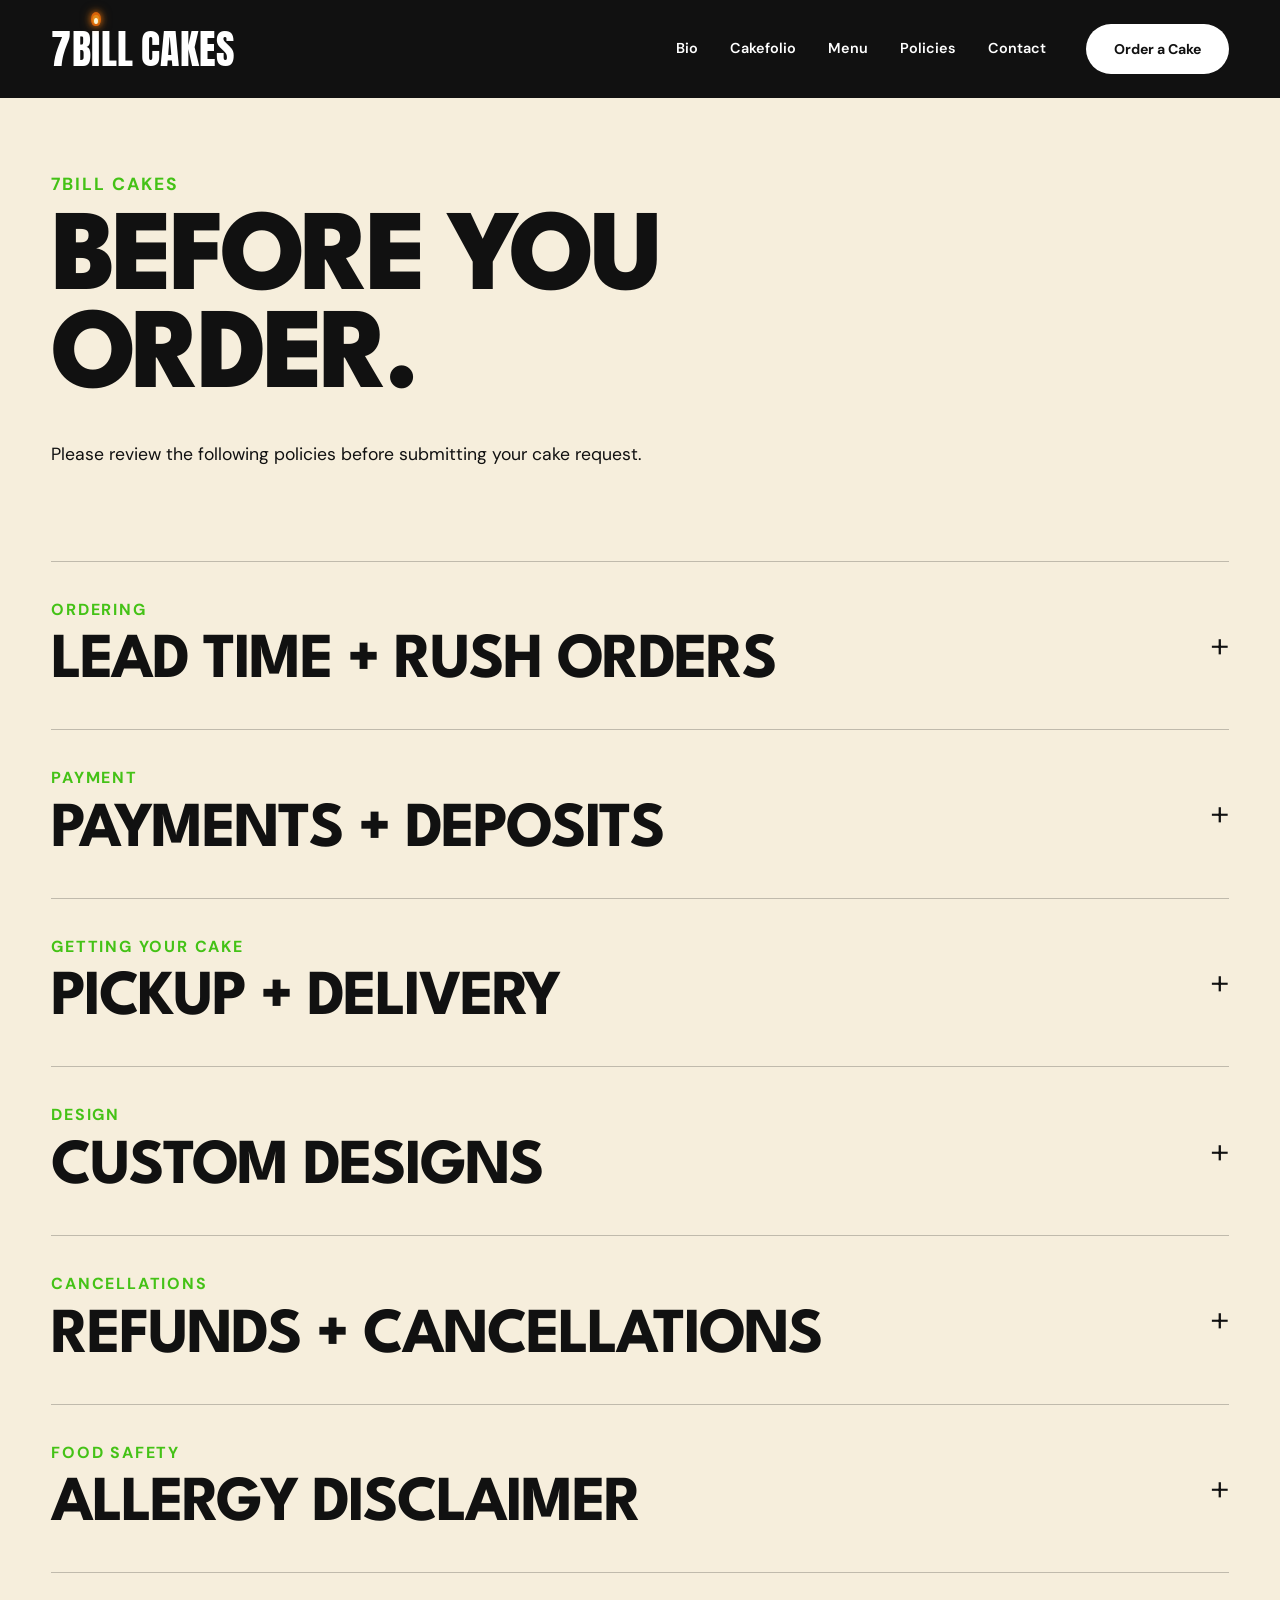
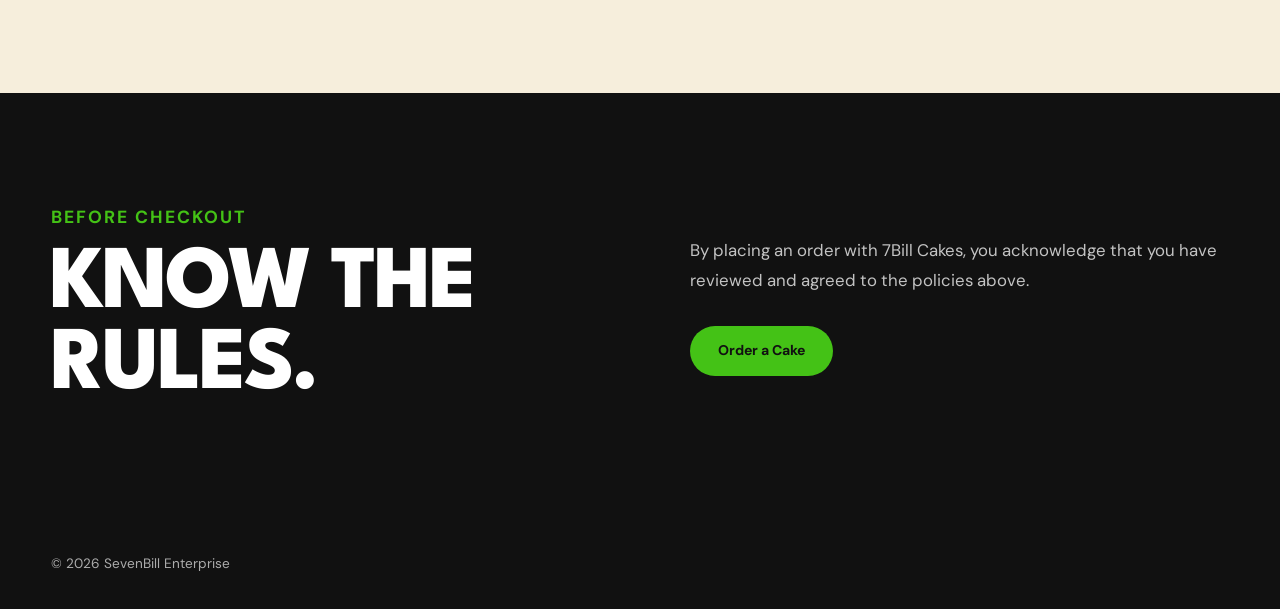
<file: policies/index.html>
<!DOCTYPE html>
<html lang="en">
<head>
    <meta charset="UTF-8">
    <meta name="viewport" content="width=device-width, initial-scale=1.0">

    <title>7Bill Cakes | Custom Cakes</title>

    <link rel="icon"
          type="image/png"
          href="/Assets/Other stuff/favicon9.png">

    <link rel="stylesheet" href="/styles.css">
</head>

<body>

    <!-- =========================
         HEADER
    ========================== -->
    <header class="site-header">
        <div class="container header-inner">

            <a href="/" class="logo">
    <span class="logo-7bill">
        7B<span class="flame-i">I<span class="mini-flame"></span></span>LL
    </span>
    <span class="logo-cakes">CAKES</span>
        </a>

            <nav class="main-nav" id="mainNav">
                <a href="/bio/">Bio</a>
                <a href="/cakefolio/">Cakefolio</a> 
                <a href="/menu/">Menu</a>
                 <a href="/policies/">Policies</a>
                <a href="/contact/">Contact</a>
            </nav>

            <a href="/order/" class="btn btn-header">
                Order a Cake
            </a>

            <button
                class="mobile-menu-btn"
                id="mobileMenuBtn"
                aria-label="Open navigation menu"
            >
                <span></span>
                <span></span>
                <span></span>
            </button>

        </div>
    </header>

 <!-- ========================================
         MAIN
    ========================================= -->

    <main>


        <!-- ========================================
             POLICIES
        ========================================= -->

        <section class="policies-page">

            <div class="container">


                <!-- PAGE INTRO -->

                <div class="policies-heading">

                    <p class="section-eyebrow">
                        7Bill Cakes
                    </p>


                    <h1>
                        Before You Order.
                    </h1>


                    <p class="policies-intro">
                        Please review the following policies before
                        submitting your cake request.
                    </p>

                </div>



                <!-- ========================================
                     POLICY ACCORDION
                ========================================= -->

                <div class="policies-accordion">


                    <!-- ========================================
                         LEAD TIME + RUSH ORDERS
                    ========================================= -->

                    <details class="policy-dropdown">

                        <summary>

                            <div>

                                <span class="policy-category">
                                    Ordering
                                </span>

                                <h2>
                                    Lead Time + Rush Orders
                                </h2>

                            </div>


                            <span class="policy-icon">
                                +
                            </span>

                        </summary>


                        <div class="policy-content">


                            <div class="policy-block">

                                <h3>
                                    Lead Time
                                </h3>

                                <p>
                                    Preferred lead time is a minimum
                                    of 5–7 days.
                                </p>

                                <p>
                                    Larger or more detailed orders
                                    may require additional notice.
                                </p>

                                <p>
                                    Rush orders may be accepted based
                                    on availability and will include
                                    additional fees.
                                </p>

                            </div>



                            <div class="policy-block">

                                <h3>
                                    Rush Orders
                                </h3>

                                <p>
                                    Any order with less than 5 days notice is subject to a rush fee. Rush orders start at an additional
                                    $50 minimum.
                                </p>


                                <p class="policy-small-heading">
                                    Rush pricing may increase depending on:
                                </p>


                                <ul class="policy-list">

                                    <li>Complexity</li>
                                    <li>Materials needed</li>
                                    <li>Timeline</li>
                                    <li>Availability</li>

                                </ul>

                            </div>


                        </div>

                    </details>



                    <!-- ========================================
                         PAYMENTS
                    ========================================= -->

                    <details class="policy-dropdown">

                        <summary>

                            <div>

                                <span class="policy-category">
                                    Payment
                                </span>

                                <h2>
                                    Payments + Deposits
                                </h2>

                            </div>


                            <span class="policy-icon">
                                +
                            </span>

                        </summary>


                        <div class="policy-content">


                            <div class="policy-block">

                                <h3>
                                    Accepted Payments
                                </h3>


                                <ul class="policy-list">

                                    <li>Cash</li>
                                    <li>Zelle</li>

                                </ul>

                            </div>



                            <div class="policy-block">

                                <h3>
                                    Deposits + Balances
                                </h3>

                                <p>
                                    A non-refundable $50 deposit is required
                                    to secure all orders. 
                                </p>
Deposits go toward total price.
                                <p>

                                </p>

                                <p>
                                    Deposits are transferable one time only.
                                </p>

                                <p>
                                    Remaining balances must be paid before
                                    pickup or delivery.
                                </p>

                            </div>


                        </div>

                    </details>



                    <!-- ========================================
                         PICKUP + DELIVERY
                    ========================================= -->

                    <details class="policy-dropdown">

                        <summary>

                            <div>

                                <span class="policy-category">
                                    Getting Your Cake
                                </span>

                                <h2>
                                    Pickup + Delivery
                                </h2>

                            </div>


                            <span class="policy-icon">
                                +
                            </span>

                        </summary>


                        <div class="policy-content">


                            <div class="policy-block">

                                <h3>
                                    Pickup + Delivery Options
                                </h3>

                                <p>
                                    7Bill Cakes is a home-based business.
                                </p>

                                <p>
                                    Pickup, meetup, and delivery options
                                    are available.
                                </p>

                            </div>



                            <div class="policy-block">

                                <h3>
                                    Delivery Fees
                                </h3>

                                <p>
                                    Delivery fees are determined by:
                                </p>


                                <ul class="policy-list">

                                    <li>Distance</li>
                                    <li>Time</li>
                                    <li>Location</li>

                                </ul>

                            </div>



                            <div class="policy-block">

                                <h3>
                                    Meetup Expectations
                                </h3>

                                <p>
                                    Customers are expected to arrive
                                    at agreed time.
                                </p>

                                <p>
                                    After a 20-minute grace period, you are subject to a late fee. 
                                </p>

                                <p>
                                    Failure to meet the agreed meetup
                                    time may result in:
                                </p>


                                <ul class="policy-list">

                                    <li>$20 late fee</li>

                                    <li>
                                        Required pickup from
                                        business location
                                    </li>

                                </ul>

                            </div>



                            <div class="policy-block policy-important">

                                <span>
                                    Please Note
                                </span>

                                <p>
                                    7Bill Cakes is not responsible for
                                    damage once the cake leaves
                                    business's possession.
                                </p>

                            </div>


                        </div>

                    </details>



                    <!-- ========================================
                         CUSTOM DESIGNS
                    ========================================= -->

                    <details class="policy-dropdown">

                        <summary>

                            <div>

                                <span class="policy-category">
                                    Design
                                </span>

                                <h2>
                                    Custom Designs
                                </h2>

                            </div>


                            <span class="policy-icon">
                                +
                            </span>

                        </summary>


                        <div class="policy-content">


                            <div class="policy-block">

                                <h3>
                                    Inspiration + Design
                                </h3>

                                <p>
                                    Inspiration photos are welcomed.
                                </p>

                                <p>
                                    Exact replicas are not guaranteed.
                                </p>

                                <p>
                                    Mockups may be provided before
                                    production.
                                </p>

                            </div>



                            <div class="policy-block">

                                <h3>
                                    Design Changes
                                </h3>

                                <p>
                                    Any requested design changes after
                                    approval may result in additional
                                    charges and are not guaranteed based on timing and availability.
                                </p>

                            </div>


                        </div>

                    </details>



                    <!-- ========================================
                         CANCELLATIONS + REFUNDS
                    ========================================= -->

                    <details class="policy-dropdown">

                        <summary>

                            <div>

                                <span class="policy-category">
                                    Cancellations
                                </span>

                                <h2>
                                    Refunds + Cancellations
                                </h2>

                            </div>


                            <span class="policy-icon">
                                +
                            </span>

                        </summary>


                        <div class="policy-content">


                            <div class="policy-block">

                                <h3>
                                    Deposits
                                </h3>

                                <p>
                                    Deposits are non-refundable. No exceptions.
                                </p>

                                <p>
                                    Deposits are transferable one
                                    time only.
                                </p>

                            </div>



                            <div class="policy-block">

                                <h3>
                                    Refunds
                                </h3>

                                <p>
                                    No refunds will be issued. A mockup will be provided to customer, any changes will need to be requested at this time. 
                                </p>

                                <p>
                                   Cakes are completed a day before pickup/delivery, at that time a picture will be taken to show final product, this will be the last time to 
                                   request a minor change. (Minor change ex: 4 bows on a cake instead of 2.)
                                </p>

                            </div>



                            <div class="policy-block">

                                <h3>
                                    7Bill Cakes Cancellations
                                </h3>

                                <p>
                                    If 7Bill Cakes must cancel due to
                                    an emergency or unforeseen
                                    circumstances, a full refund
                                    will be issued.
                                </p>

                            </div>


                        </div>

                    </details>



                    <!-- ========================================
                         ALLERGIES
                    ========================================= -->

                    <details class="policy-dropdown">

                        <summary>

                            <div>

                                <span class="policy-category">
                                    Food Safety
                                </span>

                                <h2>
                                    Allergy Disclaimer
                                </h2>

                            </div>


                            <span class="policy-icon">
                                +
                            </span>

                        </summary>


                        <div class="policy-content">


                            <div class="policy-block">

                                <h3>
                                    Home Kitchen
                                </h3>

                                <p>
                                    7Bill Cakes operates from a home
                                    kitchen that may contain:
                                </p>


                                <ul class="policy-list">

                                    <li>Nuts</li>
                                    <li>Dairy</li>
                                    <li>Eggs</li>
                                    <li>Wheat</li>
                                    <li>Soy</li>
                                    <li>Other allergens</li>

                                </ul>

                            </div>



                            <div class="policy-block">

                                <h3>
                                    Allergy Requests
                                </h3>

                                <p>
                                    Allergy-friendly requests may be
                                    accommodated, but products are not
                                    allergen-free.
                                </p>

                                <p>
                                    Customers are responsible for
                                    informing 7Bill Cakes of all
                                    allergies before ordering.
                                </p>

                            </div>



                            <div class="policy-block policy-important">

                                <span>
                                    Allergy Disclaimer
                                </span>

                                <p>
                                    7Bill Cakes is not liable for
                                    allergic reactions.
                                </p>

                            </div>


                        </div>

                    </details>


                </div>

            </div>

        </section>



        <!-- ========================================
             POLICY AGREEMENT
        ========================================= -->

        <section class="policy-agreement">

            <div class="container policy-agreement-layout">


                <div>

                    <p class="section-eyebrow">
                        Before Checkout
                    </p>

                    <h2>
                        Know The Rules.
                    </h2>

                </div>


                <div class="policy-agreement-copy">

                    <p>
                        By placing an order with 7Bill Cakes,
                        you acknowledge that you have reviewed
                        and agreed to the policies above.
                    </p>


                    <a
                        href="/order/"
                        class="btn btn-primary"
                    >
                        Order a Cake
                    </a>

                </div>


            </div>

        </section>


    </main>











 <!-- =========================
         FOOTER PLACEHOLDER
    ========================== -->
    <footer class="site-footer" id="contact">
        <div class="container">
            <p>© 2026 SevenBill Enterprise</p>
        </div>
    </footer>


    <script src="/scripts.js"></script>


    </body>
</html>
</file>
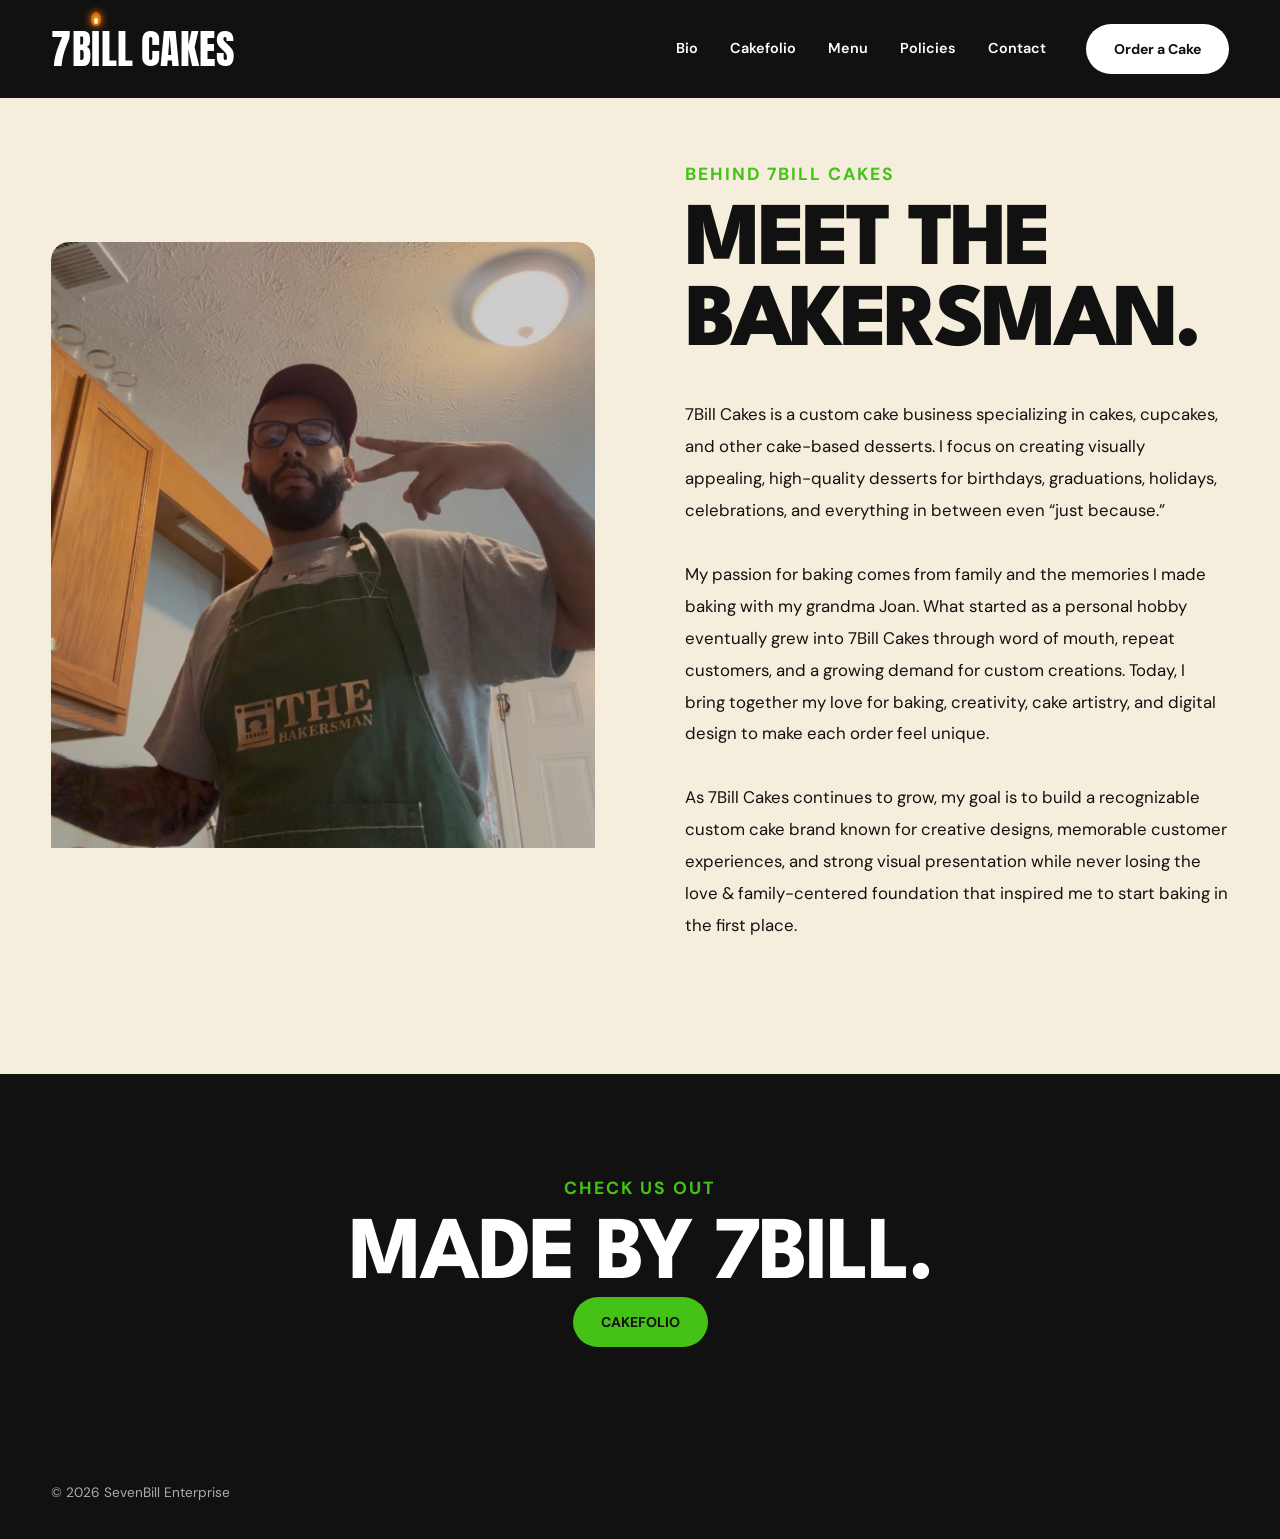
<file: bio.html>
<!DOCTYPE html>
<html lang="en">
<head>
    <meta charset="UTF-8">
    <meta name="viewport" content="width=device-width, initial-scale=1.0">

    <title>7Bill Cakes | Custom Cakes</title>

    <link rel="stylesheet" href="styles.css">
</head>

<body>
    <!-- =========================
         HEADER
    ========================== -->
    <header class="site-header">
        <div class="container header-inner">

          <a href="/" class="logo">
    <span class="logo-7bill">
        7B<span class="flame-i">I<span class="mini-flame"></span></span>LL
    </span>
    <span class="logo-cakes">CAKES</span>
        </a>

            <nav class="main-nav" id="mainNav">
                <a href="bio.html">Bio</a>
                <a href="cake portfolio.html">Cakefolio</a> 
                <a href="menu.html">Menu</a>
                 <a href="policies.html">Policies</a>
                <a href="contact.html">Contact</a>
            </nav>

            <a href="order a cake.html" class="btn btn-header">
                Order a Cake
            </a>

            <button
                class="mobile-menu-btn"
                id="mobileMenuBtn"
                aria-label="Open navigation menu"
            >
                <span></span>
                <span></span>
                <span></span>
            </button>

        </div>
    </header>

    <main>

    <section class="bio-page">

        <div class="container bio-layout">

            <div class="bio-image">
                <div class="bio-image">

    <img
        src="Assets/Images/temp bio pic.jpg"
        alt="7Bill Cakes baker"
    >

</div>
            </div>

            <div class="bio-content">

                <p class="section-eyebrow">
                    Behind 7Bill Cakes
                </p>

                <h1>
                    Meet The Bakersman.
                </h1>

                <div class="bio-copy">
                    7Bill Cakes is a custom cake business specializing in cakes, cupcakes, and other cake-based desserts. I focus on creating visually appealing, 
                    high-quality desserts for birthdays, graduations, holidays, celebrations, and everything in between even “just because.” <br><br>

My passion for baking comes from family and the memories I made baking with my grandma Joan. 
What started as a personal hobby eventually grew into 7Bill Cakes through word of mouth, repeat customers, and a growing 
demand for custom creations. Today, I bring together my love for baking, creativity, cake artistry, and digital design to make each order feel unique. <br><br>

As 7Bill Cakes continues to grow, my goal is to build a recognizable custom cake brand known for creative designs, 
memorable customer experiences, and strong visual presentation while never losing the love & family-centered 
foundation that inspired me to start baking in the first place. <br><br>

                </div>

            </div>

        </div>

    </section>


    <section class="bio-cta">

        <div class="container">

            <p class="section-eyebrow">
                Check Us Out
            </p>

            <h2>
                Made by 7Bill.
            </h2>

            <a href="cake portfolio.html" class="btn btn-primary">
                CAKEFOLIO
            </a>

        </div>

    </section>

</main>

 <!-- =========================
         FOOTER PLACEHOLDER
    ========================== -->
    <footer class="site-footer" id="contact">
        <div class="container">
            <p>© 2026 SevenBill Enterprise</p>
        </div>
    </footer>


    <script src="scripts.js"></script>

</body>
</html>
</file>
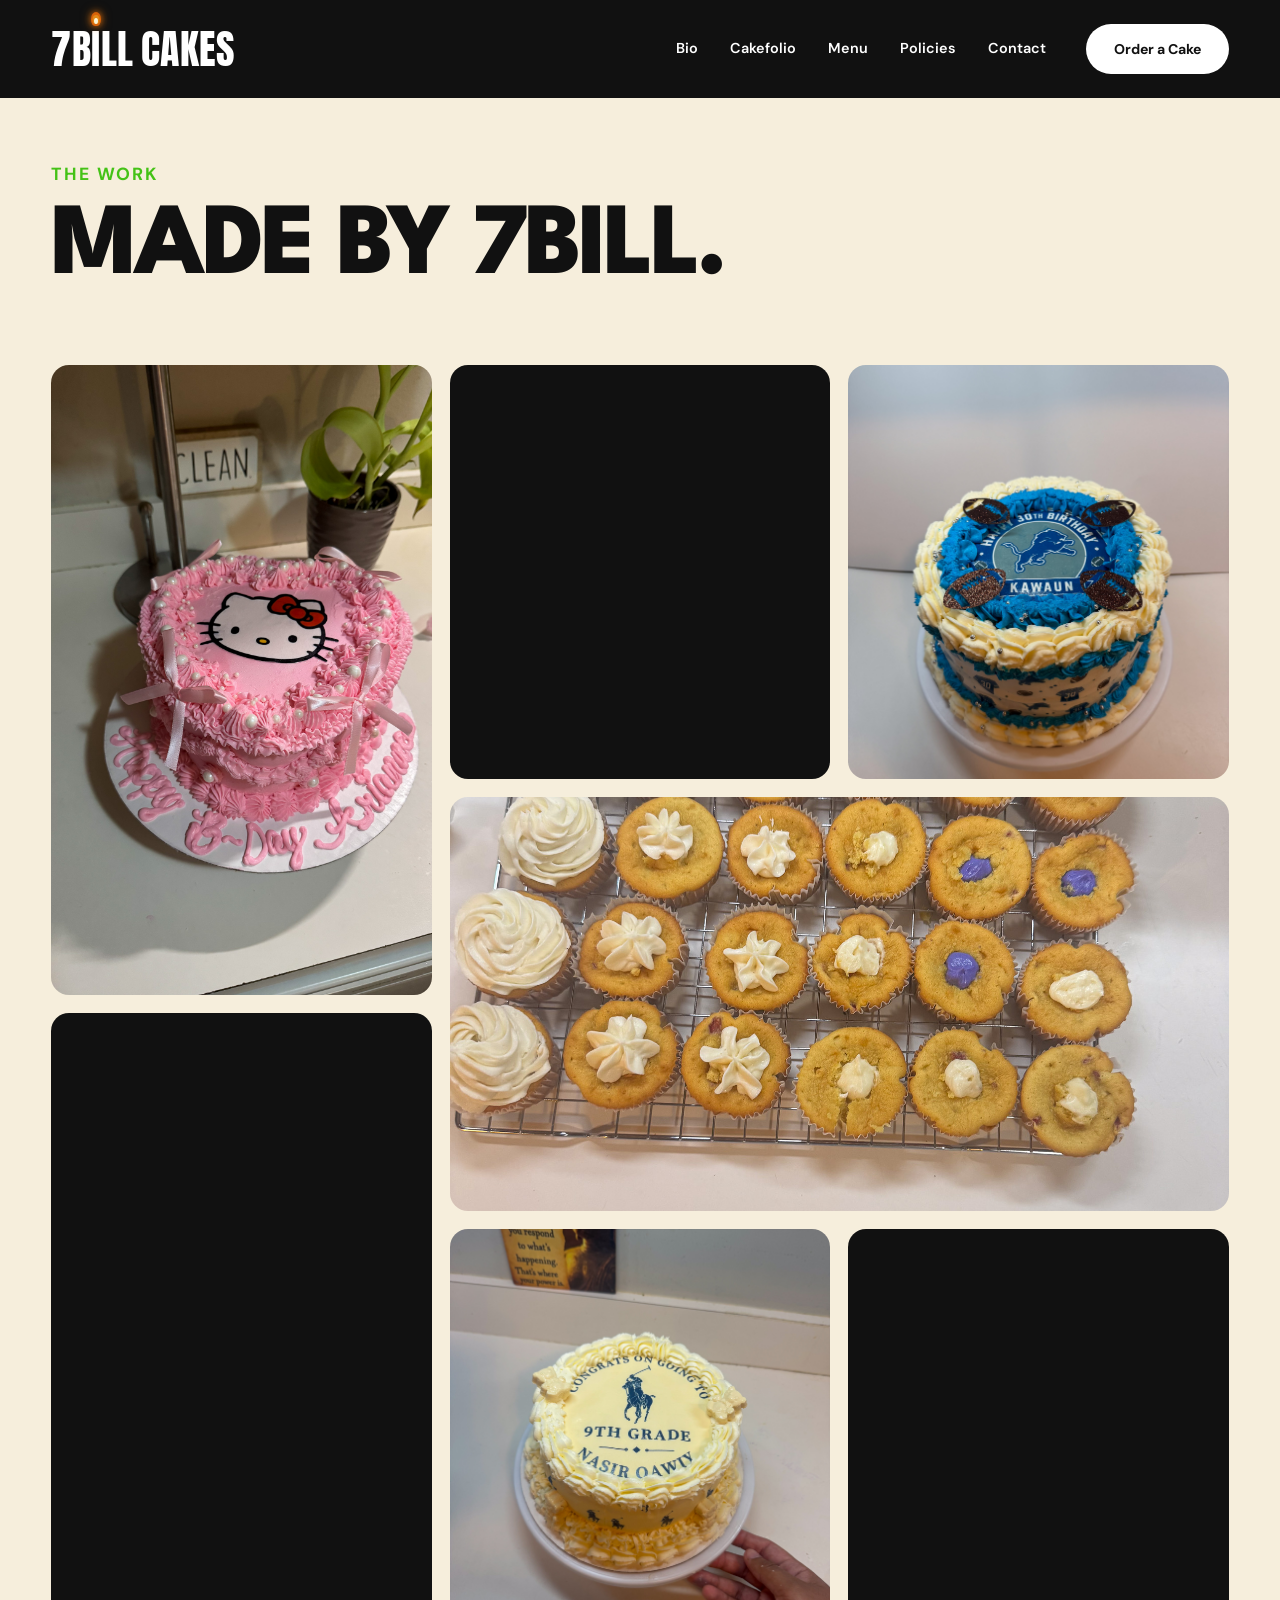
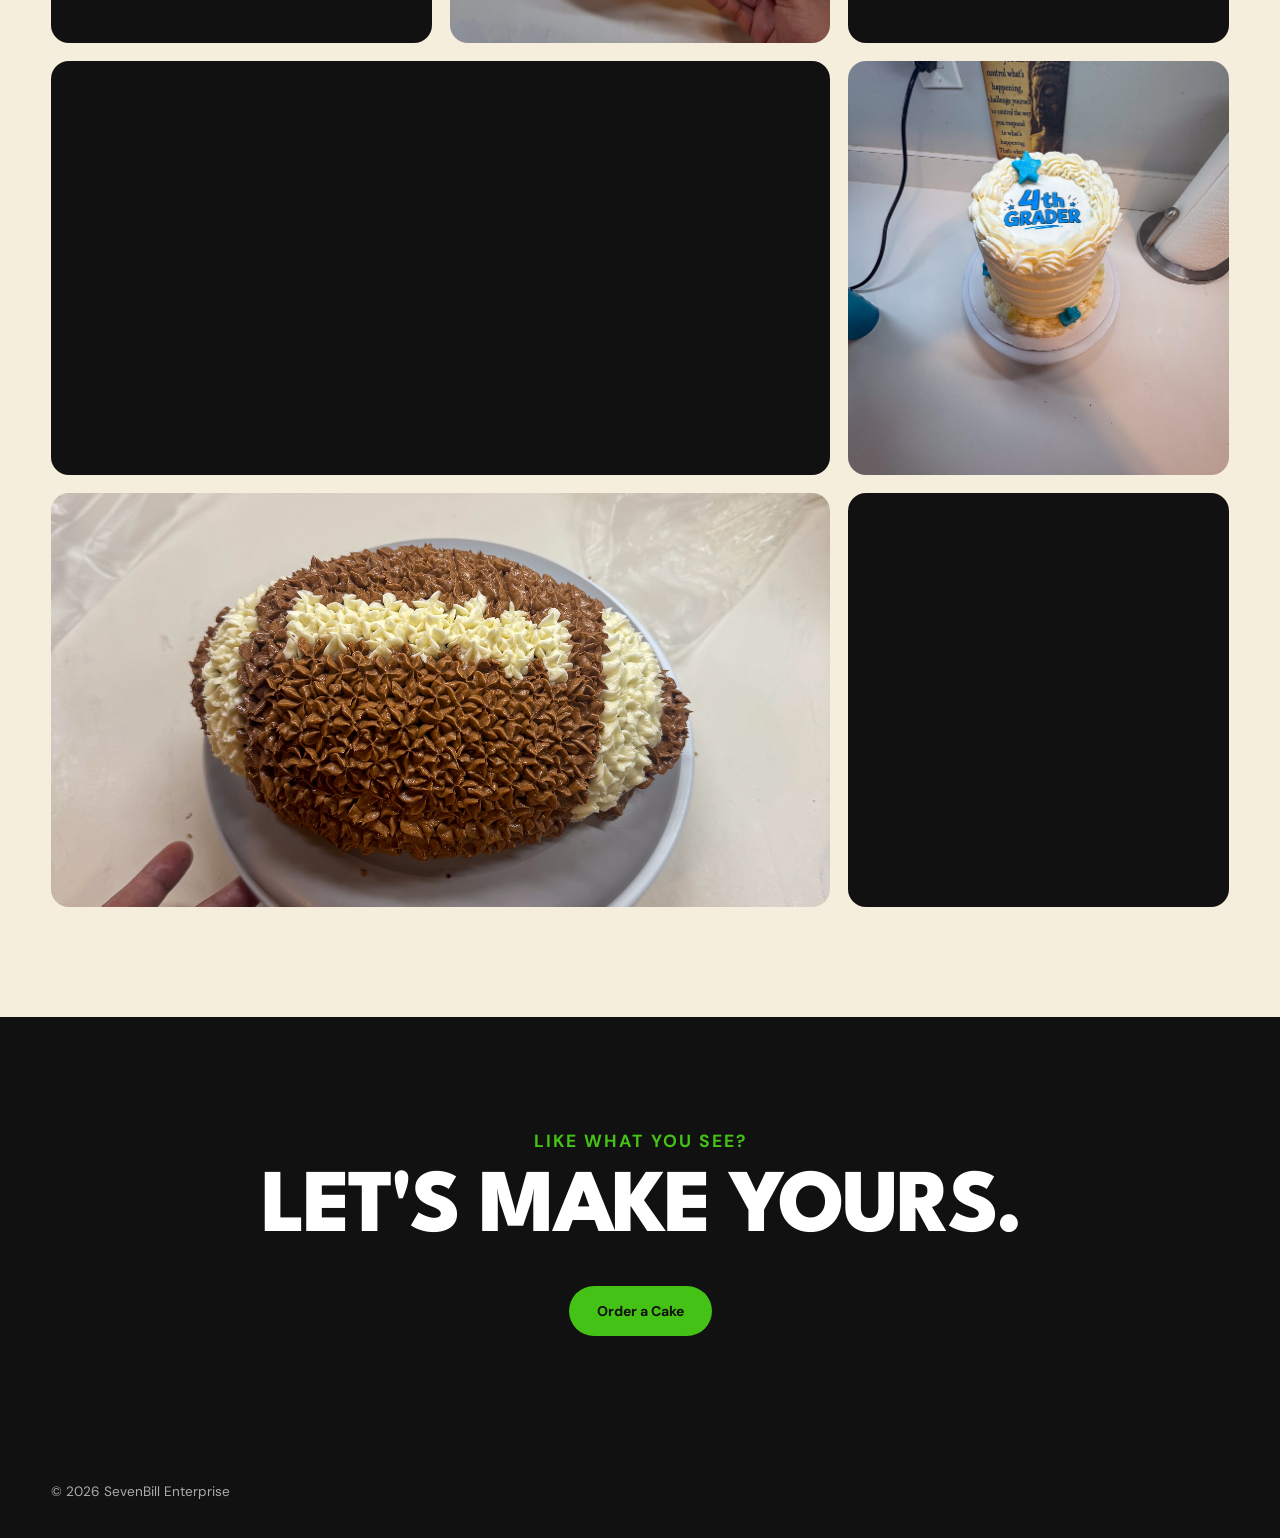
<file: cake portfolio.html>
<!DOCTYPE html>
<html lang="en">
<head>
    <meta charset="UTF-8">
    <meta name="viewport" content="width=device-width, initial-scale=1.0">

    <title>7Bill Cakes | Custom Cakes</title>

    <link rel="stylesheet" href="styles.css">
</head>

<body>

      <!-- =========================
         HEADER
    ========================== -->
    <header class="site-header">
        <div class="container header-inner">

           <a href="/" class="logo">
    <span class="logo-7bill">
        7B<span class="flame-i">I<span class="mini-flame"></span></span>LL
    </span>
    <span class="logo-cakes">CAKES</span>
        </a>

            <nav class="main-nav" id="mainNav">
                <a href="/bio/">Bio</a>
                <a href="cake portfolio.html">Cakefolio</a> 
                <a href="menu.html">Menu</a>
                 <a href="policies.html">Policies</a>
                <a href="contact.html">Contact</a>
            </nav>

            <a href="order a cake.html" class="btn btn-header">
                Order a Cake
            </a>

            <button
                class="mobile-menu-btn"
                id="mobileMenuBtn"
                aria-label="Open navigation menu"
            >
                <span></span>
                <span></span>
                <span></span>
            </button>

        </div>
    </header>
    
<!-- =========================
     MAIN
========================== -->

<main>


    <!-- =========================
         CAKEFOLIO INTRO
    ========================== -->

    <section class="portfolio-page">

        <div class="container">

            <div class="portfolio-heading">

                <p class="section-eyebrow">
                    The Work
                </p>

                <h1>
                    Made By 7Bill.
                </h1>

            </div>


            <!-- =========================
                 PORTFOLIO GALLERY
            ========================== -->

            <div class="portfolio-gallery">


                <!-- PHOTO 1 -->

                <div class="portfolio-item portfolio-tall">

                    <img
                        src="Assets/Images/IMG_2885.jpg"
                        alt="Custom cake by 7Bill Cakes"
                    >

                </div>


                <!-- PHOTO 2 -->

                <div class="portfolio-item">

                   <video
    autoplay
    muted
    loop
    playsinline
    preload="auto"
>

                        <source
                            src="Assets/Images/video 4.mp4"
                            type="video/mp4"
                        >

                    </video>

                </div>

                 <!-- PHOTO 3 -->

                <div class="portfolio-item">

                    <img
                        src="Assets/Images/IMG_4513.jpg"
                        alt="Custom cake by 7Bill Cakes"
                    >

                </div>

                 <!-- PHOTO 4 -->

                <div class="portfolio-item portfolio-wide">

                    <img
                        src="Assets/Images/IMG_3460.jpg"
                        alt="Custom cake by 7Bill Cakes"
                    >

                </div>

                <!-- VIDEO 1 -->

                <div class="portfolio-item portfolio-tall">

                    <video
    autoplay
    muted
    loop
    playsinline
    preload="auto"
>

                        <source
                            src="Assets/Images/Sequence 01.mp4"
                            type="video/mp4"
                        >

                    </video>

                </div>

                <!-- PHOTO 5 -->

                <div class="portfolio-item">

                    <img
                        src="Assets/Images/IMG_3996 2.jpg"
                        alt="Custom cake by 7Bill Cakes"
                    >

                </div>


                <!-- PHOTO 6 -->

                <div class="portfolio-item">

                   <video
    autoplay
    muted
    loop
    playsinline
    preload="auto"
>

                        <source
                            src="Assets/Images/video 3.mp4"
                            type="video/mp4"
                        >

                    </video>

                </div>


                <!-- VIDEO 2 -->

                <div class="portfolio-item portfolio-wide">

                   <video
    autoplay
    muted
    loop
    playsinline
    preload="auto"
>

                        <source
                            src="Assets/Images/video 1-1.mp4"
                            type="video/mp4"
                        >

                    </video>

                </div>


                <!-- PHOTO 7 -->

                <div class="portfolio-item">

                    <img
                        src="Assets/Images/IMG_4045.jpg"
                        alt="Custom cake by 7Bill Cakes"
                    >

                </div>


                <!-- PHOTO 8 -->

                <div class="portfolio-item portfolio-wide">

                    <img
                        src="Assets/Images/IMG_3813.jpg"
                        alt="Custom cake by 7Bill Cakes"
                    >

                </div>

                  <!-- VIDEO 3 -->

                <div class="portfolio-item portfolio">

                  <video
    autoplay
    muted
    loop
    playsinline
    preload="auto"
>

                        <source
                            src="Assets/Images/video 2.mp4"
                            type="video/mp4"
                        >

                    </video>

                </div>


            </div>

        </div>

    </section>



    <!-- =========================
         ORDER CTA
    ========================== -->

    <section class="portfolio-cta">

        <div class="container portfolio-cta-content">

            <p class="section-eyebrow">
                Like What You See?
            </p>

            <h2>
                Let's Make Yours.
            </h2>

            <a
                href="order a cake.html"
                class="btn btn-primary"
            >
                Order a Cake
            </a>

        </div>

    </section>


</main>




 <!-- =========================
         FOOTER PLACEHOLDER
    ========================== -->
    <footer class="site-footer" id="contact">
        <div class="container">
            <p>© 2026 SevenBill Enterprise</p>
        </div>
    </footer>


    <script src="scripts.js"></script>

    </body>
</html>
</file>
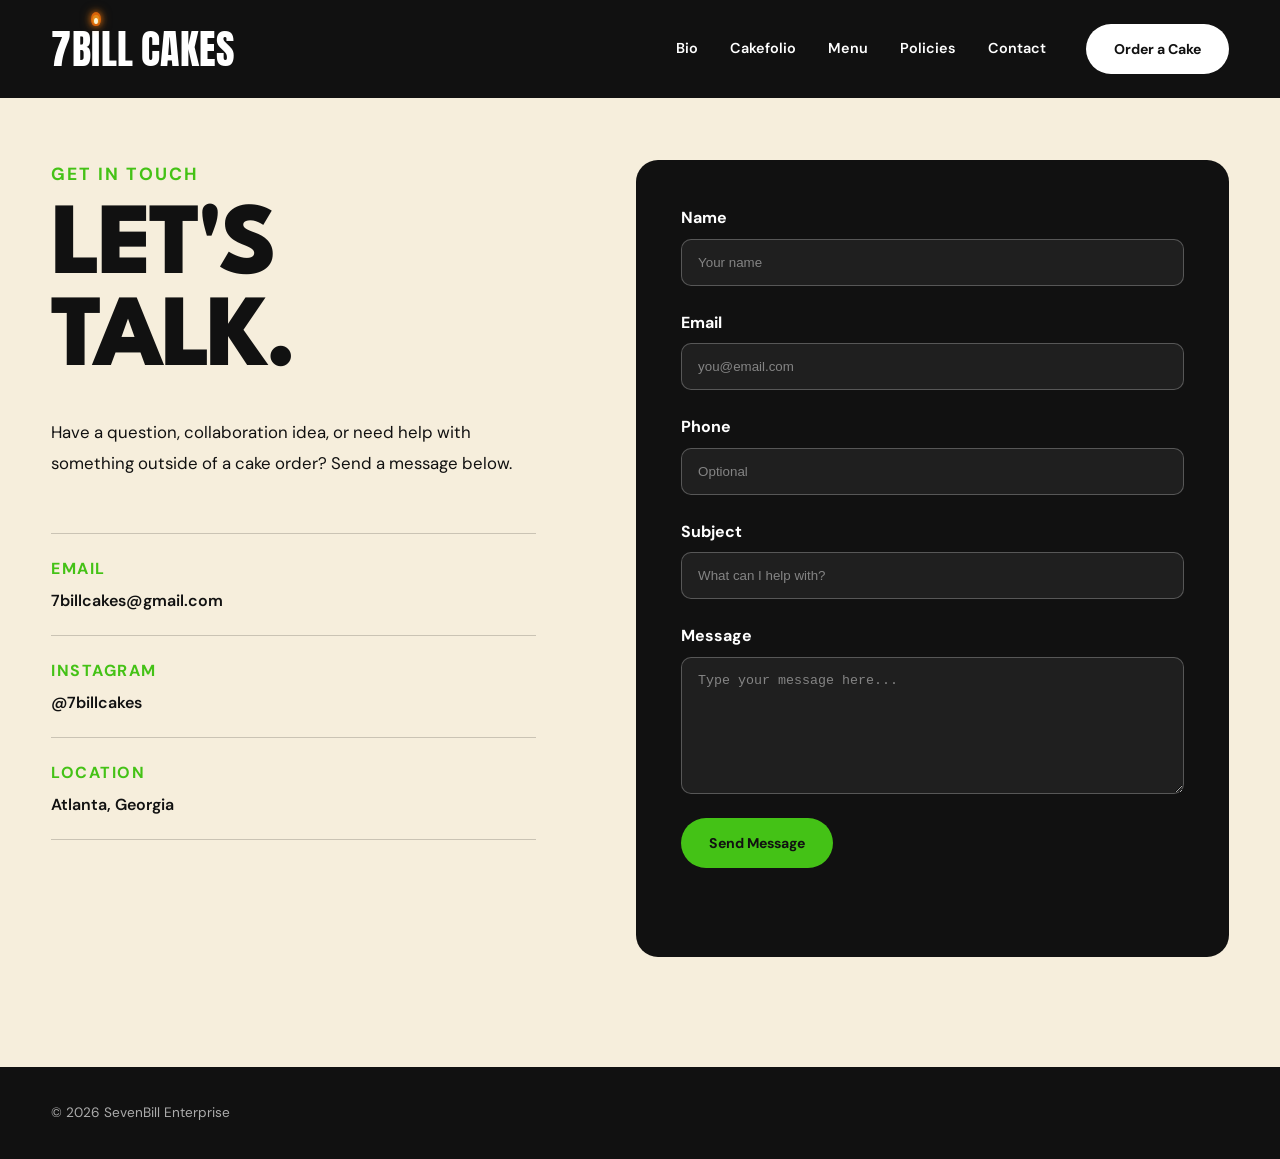
<file: contact.html>
<!DOCTYPE html>
<html lang="en">
<head>
    <meta charset="UTF-8">
    <meta name="viewport" content="width=device-width, initial-scale=1.0">

    <title>7Bill Cakes | Custom Cakes</title>

    <link rel="stylesheet" href="styles.css">
</head>

<body>

    <!-- =========================
         HEADER
    ========================== -->
    <header class="site-header">
        <div class="container header-inner">

          <a href="/" class="logo">
    <span class="logo-7bill">
        7B<span class="flame-i">I<span class="mini-flame"></span></span>LL
    </span>
    <span class="logo-cakes">CAKES</span>
        </a>

            <nav class="main-nav" id="mainNav">
                <a href="/bio/">Bio</a>
                <a href="/cakefolio/">Cakefolio</a> 
                <a href="/menu/">Menu</a>
                 <a href="/policies/">Policies</a>
                <a href="contact.html">Contact</a>
            </nav>

            <a href="order a cake.html" class="btn btn-header">
                Order a Cake
            </a>

            <button
                class="mobile-menu-btn"
                id="mobileMenuBtn"
                aria-label="Open navigation menu"
            >
                <span></span>
                <span></span>
                <span></span>
            </button>

        </div>
    </header>

<!-- ========================================
     CONTACT PAGE
======================================== -->

<main>

    <section class="contact-page">

        <div class="container contact-layout">


            <!-- ========================================
                 CONTACT INTRO
            ========================================= -->

            <div class="contact-intro">

                <p class="section-eyebrow">
                    Get In Touch
                </p>

                <h1>
                    Let's Talk.
                </h1>

                <p class="contact-description">
                    Have a question, collaboration idea, or need
                    help with something outside of a cake order?
                    Send a message below.
                </p>


                <div class="contact-details">

                    <div class="contact-detail">

                        <span class="contact-label">
                            Email
                        </span>

                        <a href="">
                            7billcakes@gmail.com
                        </a>

                    </div>


                    <div class="contact-detail">

                        <span class="contact-label">
                            Instagram
                        </span>

                        <a
                            href="https://www.instagram.com/7billcakes"
                            target="_blank"
                            rel="noopener noreferrer"
                        >
                            @7billcakes
                        </a>

                    </div>


                    <div class="contact-detail">

                        <span class="contact-label">
                            Location
                        </span>

                        <p>
                            Atlanta, Georgia
                        </p>

                    </div>

                </div>

            </div>



            <!-- ========================================
                 CONTACT FORM
            ========================================= -->

            <div class="contact-form-wrap">

                <form class="contact-form"
                 id="contactForm"
              action="https://formspree.io/f/xwlkeodv"
              method="POST"
            >


                    <div class="form-group">

                        <label for="name">
                            Name
                        </label>

                        <input
                            type="text"
                            id="name"
                            name="name"
                            placeholder="Your name"
                            required
                        >

                    </div>


                    <div class="form-group">

                        <label for="email">
                            Email
                        </label>

                        <input
                            type="email"
                            id="email"
                            name="email"
                            placeholder="you@email.com"
                            required
                        >

                    </div>


                    <div class="form-group">

                        <label for="phone">
                            Phone
                        </label>

                        <input
                            type="tel"
                            id="phone"
                            name="phone"
                            placeholder="Optional"
                        >

                    </div>


                    <div class="form-group">

                        <label for="subject">
                            Subject
                        </label>

                        <input
                            type="text"
                            id="subject"
                            name="subject"
                            placeholder="What can I help with?"
                            required
                        >

                    </div>


                    <div class="form-group">

                        <label for="message">
                            Message
                        </label>

                        <textarea
                            id="message"
                            name="message"
                            rows="7"
                            placeholder="Type your message here..."
                            required
                        ></textarea>

                    </div>


                    <button
                        type="submit"
                        class="btn btn-primary contact-submit"
                    >
                        Send Message
                    </button>
                     
                    <p class="form-status" id="formStatus"></p>

                </form>

            </div>


        </div>

    </section>



    <!-- ========================================
         ORDER CTA
    ========================================= 

    <section class="contact-order-cta">

        <div class="container contact-order-content">

            <p class="section-eyebrow">
                Looking To Order?
            </p>

            <h2>
                Ready For A Cake?
            </h2>

            <p>
                Use the cake order form to send your event
                details, design ideas, and inspiration.
            </p>

            <a
                href="order a cake.html"
                class="btn btn-primary"
            >
                Order a Cake
            </a>

        </div>

    </section> -->

</main>

 <!-- =========================
         FOOTER PLACEHOLDER
    ========================== -->
    <footer class="site-footer" id="contact">
        <div class="container">
            <p>© 2026 SevenBill Enterprise</p>
        </div>
    </footer>


    <script src="scripts.js"></script>


    </body>
</html>
</file>
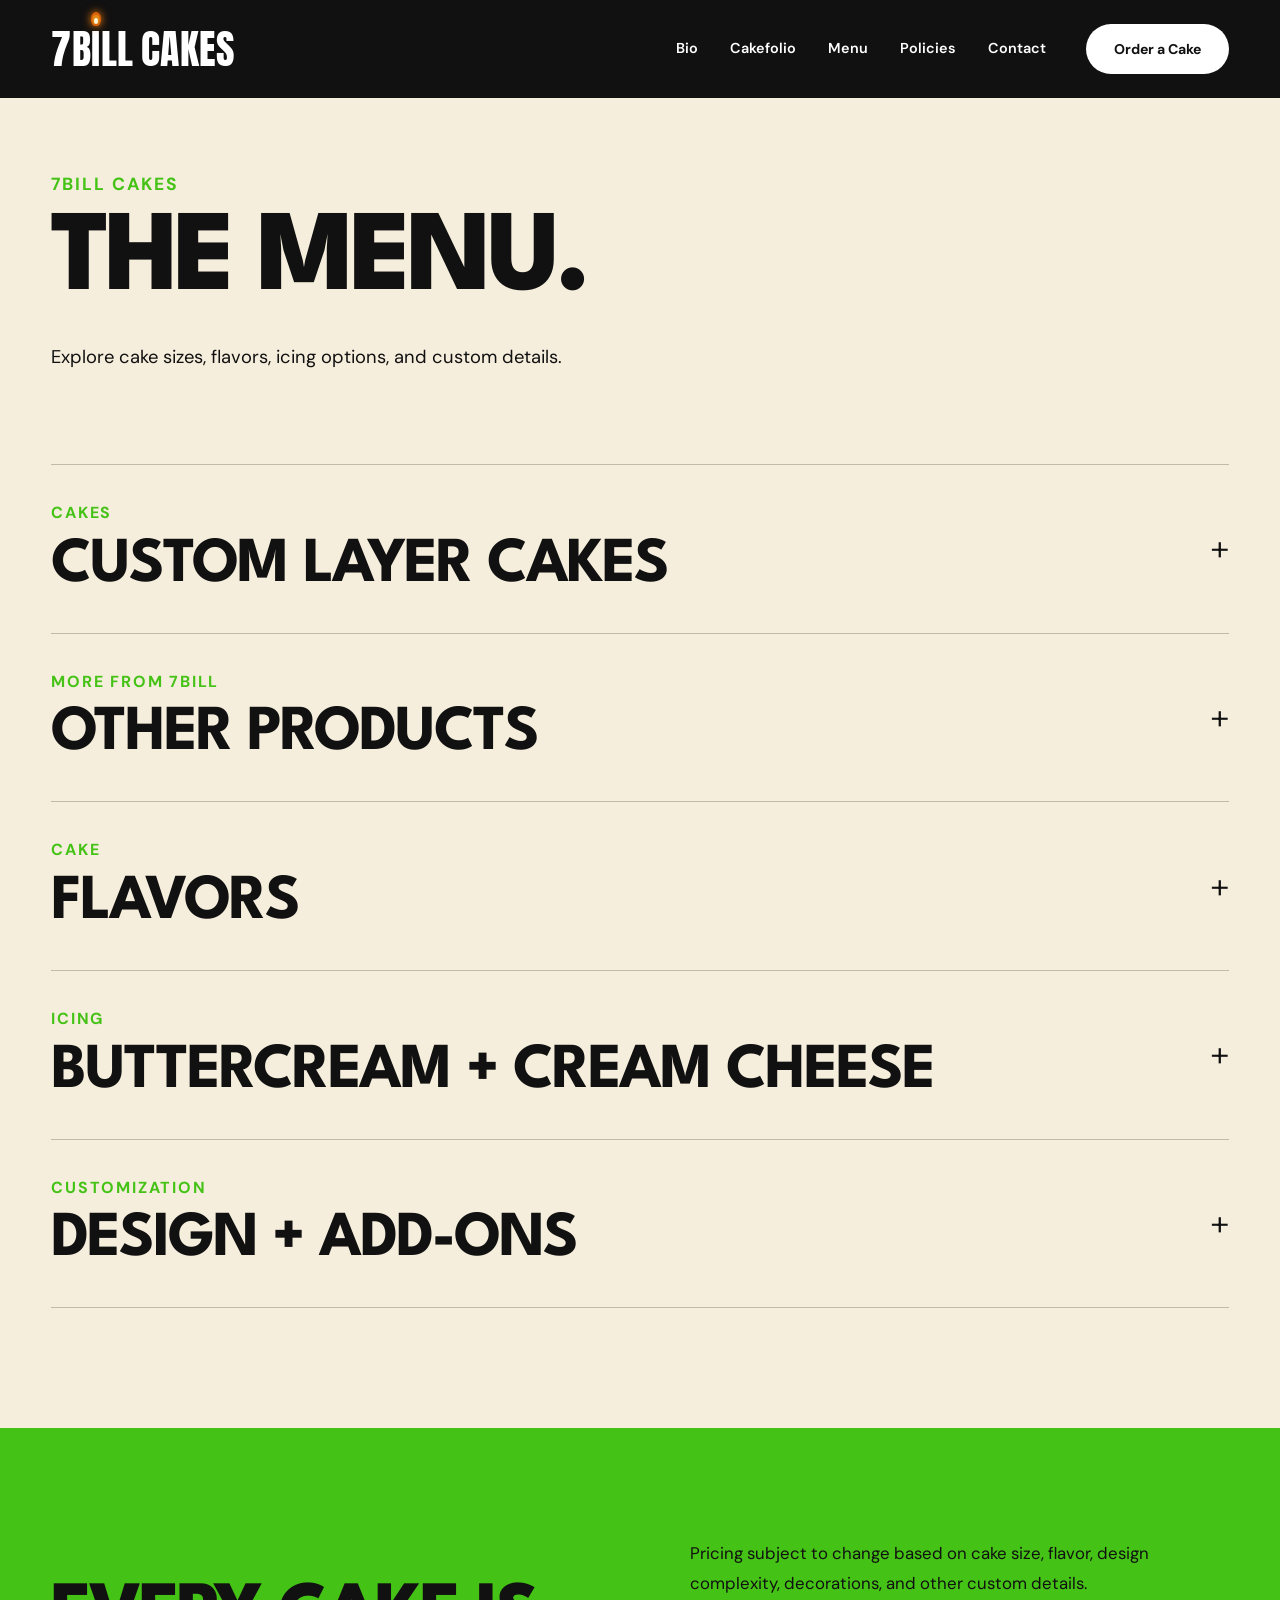
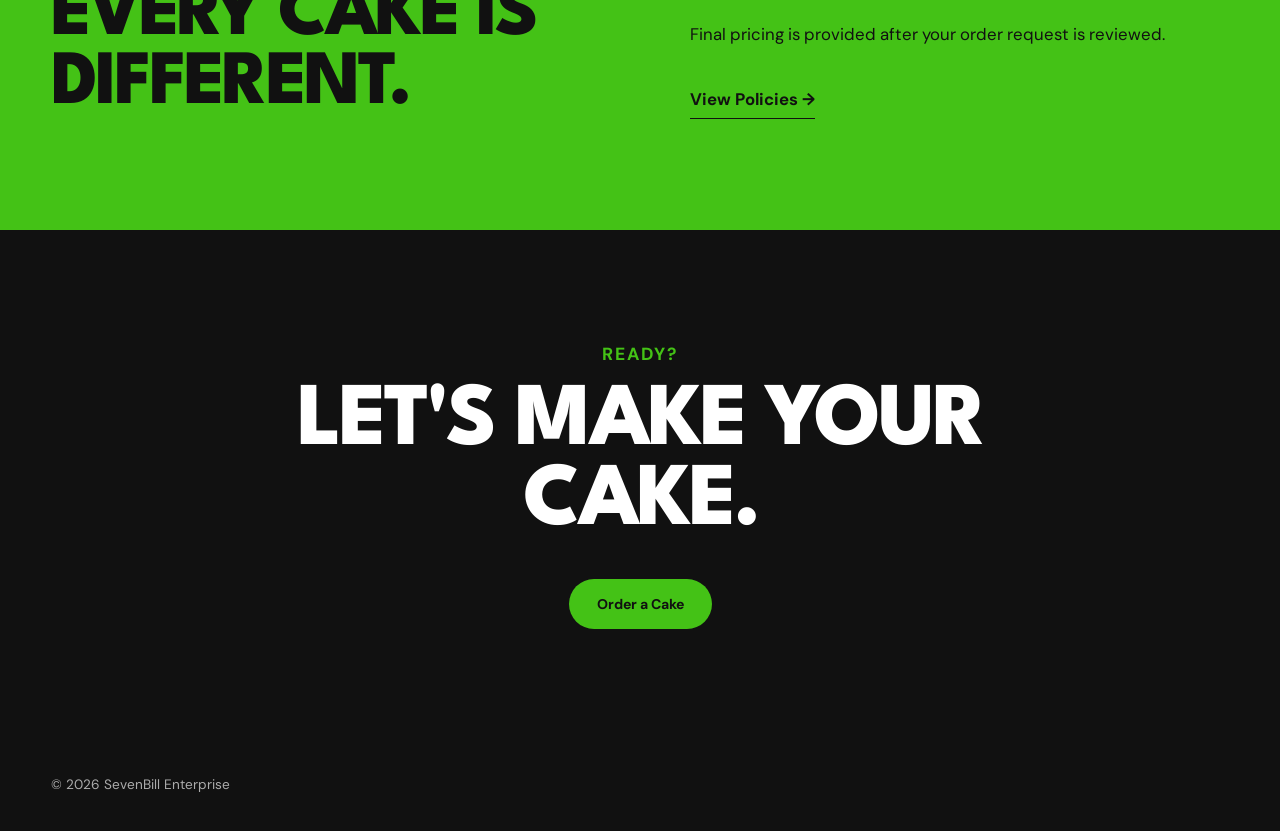
<file: menu.html>
<!DOCTYPE html>
<html lang="en">
<head>
    <meta charset="UTF-8">
    <meta name="viewport" content="width=device-width, initial-scale=1.0">

    <title>7Bill Cakes | Custom Cakes</title>

    <link rel="stylesheet" href="styles.css">
</head>

<body>

    <!-- =========================
         HEADER
    ========================== -->
    <header class="site-header">
        <div class="container header-inner">

            <a href="/" class="logo">
    <span class="logo-7bill">
        7B<span class="flame-i">I<span class="mini-flame"></span></span>LL
    </span>
    <span class="logo-cakes">CAKES</span>
        </a>

            <nav class="main-nav" id="mainNav">
                <a href="/bio/">Bio</a>
                <a href="/cakefolio/">Cakefolio</a> 
                <a href="menu.html">Menu</a>
                 <a href="policies.html">Policies</a>
                <a href="contact.html">Contact</a>
            </nav>

            <a href="order a cake.html" class="btn btn-header">
                Order a Cake
            </a>

            <button
                class="mobile-menu-btn"
                id="mobileMenuBtn"
                aria-label="Open navigation menu"
            >
                <span></span>
                <span></span>
                <span></span>
            </button>

        </div>
    </header>

     <main>

        <!-- ========================================
             MENU INTRO
        ========================================= -->

        <section class="menu-modern">

            <div class="container">


                <div class="menu-modern-heading">

                    <p class="section-eyebrow">
                        7Bill Cakes
                    </p>

                    <h1>
                        The Menu.
                    </h1>

                    <p>
                        Explore cake sizes, flavors,
                        icing options, and custom details.
                    </p>

                </div>



                <!-- ========================================
                     MENU DROPDOWNS
                ========================================= -->

                <div class="menu-accordion">


                    <!-- CUSTOM CAKES -->

                    <details class="menu-dropdown">

                        <summary>

                            <div>
                                <span class="dropdown-category">
                                    Cakes
                                </span>

                                <h2>
                                    Custom Layer Cakes
                                </h2>
                            </div>

                            <span class="dropdown-icon">
                                +
                            </span>

                        </summary>


                        <div class="dropdown-content">


                            <div class="dropdown-columns">


                                <div>

                                    <h3>
                                        Round Cakes
                                    </h3>

                                    <ul>
                                        <li>4-inch</li>
                                        <li>6-inch</li>
                                        <li>8-inch</li>
                                        <li>10-inch</li>
                                    </ul>

                                </div>


                                <div>

                                    <h3>
                                        Specialty Shapes
                                    </h3>

                                    <ul>
                                        <li>10-inch Heart</li>
                                        <li>10-inch Star</li>
                                    </ul>

                                </div>


                                <div>

                                    <h3>
                                        Sheet Cakes
                                    </h3>

                                    <ul>
                                        <li>9 × 13</li>
                                        <li>11 × 15</li>
                                    </ul>

                                </div>


                            </div>


                            <p class="dropdown-note">
                                Specialty cakes outside of these
                                sizes and shapes may be available
                                by request. <br>
                                Multiple cakes needed? No problem we bundle!
                            </p>


                        </div>

                    </details>



                    <!-- OTHER PRODUCTS -->

                    <details class="menu-dropdown">

                        <summary>

                            <div>

                                <span class="dropdown-category">
                                    More From 7Bill
                                </span>

                                <h2>
                                    Other Products
                                </h2>

                            </div>

                            <span class="dropdown-icon">
                                +
                            </span>

                        </summary>


                        <div class="dropdown-content">


                            <div class="product-list">


                                <div class="product-row">

                                    <h3>
                                        Cupcakes
                                    </h3>

                                    <p>
                                        Available individually
                                        or bundled.
                                    </p>

                                </div>


                                <div class="product-row">

                                    <h3>
                                        Bundt + Pound Cakes
                                    </h3>

                                    <p>
                                        Standard and mini
                                     options available.
                                    </p>

                                </div>


                                <div class="product-row">

                                    <h3>
                                        Bento Box
                                    </h3>

                                    <p>
                                        Standard: 4-inch cake and 5 cupcakeS
                                        combination box.
                                    </p>

                                </div>


                                <div class="product-row">

                                    <h3>
                                        Cake Tasting Bundles
                                    </h3>

                                    <p>
                                        Four one-layer sample cakes
                                        with icing swirls for
                                        flavor testing.
                                    </p>

                                </div>


                            </div>

                        </div>

                    </details>



                    <!-- CAKE FLAVORS -->

                    <details class="menu-dropdown">

                        <summary>

                            <div>

                                <span class="dropdown-category">
                                    Cake
                                </span>

                                <h2>
                                    Flavors
                                </h2>

                            </div>

                            <span class="dropdown-icon">
                                +
                            </span>

                        </summary>


                        <div class="dropdown-content">


                            <div class="flavor-dropdown-grid">


                                <div>

                                    <h3>
                                        Classic
                                    </h3>

                                    <ul class="clean-menu-list">

                                        <li>Vanilla</li>
                                        <li>Yellow Cake</li>
                                        <li>Confetti</li>
                                        <li>Chocolate</li>
                                        <li>Strawberry</li>
                                        <li>Lemon</li>
                                        <li>Marble (2 classic flavors)</li>
                                        
                                    </ul>

                                </div>



                                <div>

                                    <h3>
                                        Specialty
                                    </h3>

                                    <ul class="clean-menu-list">

                                        <li>Carrot Cake</li>
                                        <li>Butter Pecan</li>
                                        <li>German Chocolate (Comes with it's own icing, including coconut and pecans or walnuts.)</li>
                                        <li>Cookies &amp; Cream</li>
                                        <li>Strawberry Shortcake</li>
                                        <li>Rum Cake</li>
                                        <li>White Chocolate</li>
                                        <li>Red Velvet</li>

                                    </ul>

                                </div>


                            </div>

                        </div>

                    </details>



                   <!-- ICING -->

<details class="menu-dropdown">

    <summary>

        <div>

            <span class="dropdown-category">
                Icing
            </span>

            <h2>
                Buttercream + Cream Cheese
            </h2>

        </div>

        <span class="dropdown-icon">
            +
        </span>

    </summary>


   <div class="dropdown-content">

    <div class="icing-base-list">

        <div>
            <span class="icing-base-label">
                Can be used to pipe cakes
            </span>

            <h3>
                Buttercream
            </h3>
        </div>


        <div>
            <span class="icing-base-label icing-base-label-no">
                Cannot be used to pipe cakes
            </span>

            <h3>
                Cream Cheese
            </h3>
        </div>

    </div>

</div>


        <div class="icing-flavor-list">

            <h3>
                Popular Flavors
            </h3>


            <ul class="clean-menu-list">

                <li>Vanilla</li>
                <li>Vanilla Bean</li>
                <li>Chocolate</li>
                <li>Fudge</li>
                <li>Lemon</li>
                <li>Strawberry</li>
                <li>Brown Sugar</li>
                <li>White Chocolate</li>

            </ul>

        </div>


        <p class="dropdown-note">
            Custom flavors available upon request. <br>Icing availability may vary depending on
            cake flavor and flavor pairing.
        </p>


    </div>

</details>

                    <!-- CUSTOM DESIGN -->

                    <details class="menu-dropdown">

                        <summary>

                            <div>

                                <span class="dropdown-category">
                                    Customization
                                </span>

                                <h2>
                                    Design + Add-Ons
                                </h2>

                            </div>

                            <span class="dropdown-icon">
                                +
                            </span>

                        </summary>


                        <div class="dropdown-content">


                            <div class="addon-list">

                                <span>Vintage Piping</span>
                                <span>Airbrush Designs</span>
                                <span>Edible Images</span>
                                <span>Cake Toppers</span>
                                <span>Glitter</span>
                                <span>Sprinkles</span>
                                <span>Candles</span>
                                <span>Fruit Fillings</span>
                                <span>Chocolate Molds</span>
                                <span>Themed Decorations</span>
                                <span>Bows (I.e. Bears, Stars, Lips, etc. )</span>

                            </div>


                            <p class="dropdown-note">
                                Specialty designs and add-ons
                                are subject to additional pricing.
                            </p>


                        </div>

                    </details>


                </div>

            </div>

        </section>



        <!-- ========================================
             PRICING
        ========================================= -->

        <section class="menu-pricing">

            <div class="container menu-pricing-layout">


                <div>

                    <p class="section-eyebrow">
                        Pricing
                    </p>

                    <h2>
                        Every Cake Is Different.
                    </h2>

                </div>


                <div class="menu-pricing-copy">

                    <p>
                        Pricing subject to change based on cake size,
                        flavor, design complexity, decorations,
                        and other custom details. 
                    </p>

                    <p>
                        Final pricing is provided after your
                        order request is reviewed.
                    </p>


                    <a
                        href="policies.html"
                        class="text-link"
                    >
                        View Policies →
                    </a>

                </div>


            </div>

        </section>



        <!-- ========================================
             ORDER CTA
        ========================================= -->

        <section class="menu-modern-cta">

            <div class="container">

                <p class="section-eyebrow">
                    Ready?
                </p>

                <h2>
                    Let's Make Your Cake.
                </h2>

                <a
                    href="order a cake.html"
                    class="btn btn-primary"
                >
                    Order a Cake
                </a>

            </div>

        </section>



       

    </main>



 <!-- =========================
         FOOTER PLACEHOLDER
    ========================== -->
    <footer class="site-footer" id="contact">
        <div class="container">
            <p>© 2026 SevenBill Enterprise</p>
        </div>
    </footer>


    <script src="scripts.js"></script>

    </body>
</html>
</file>
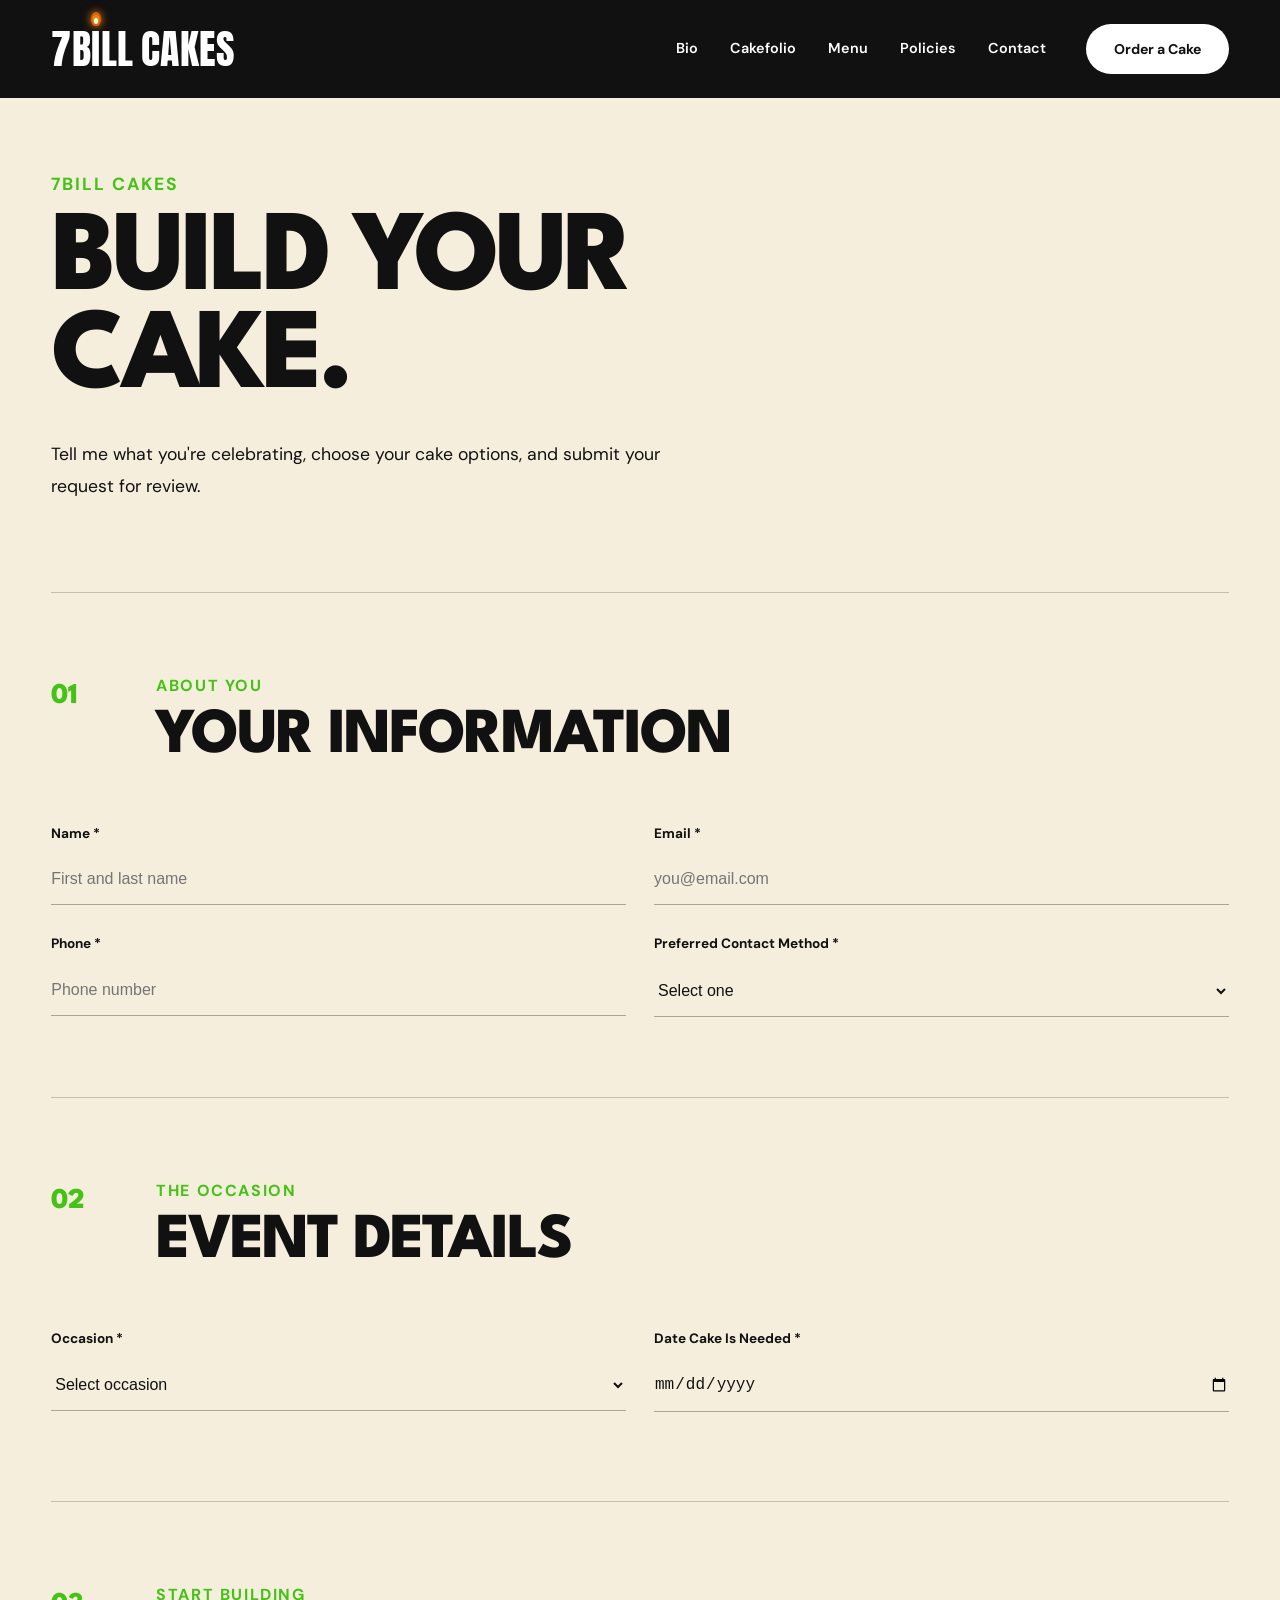
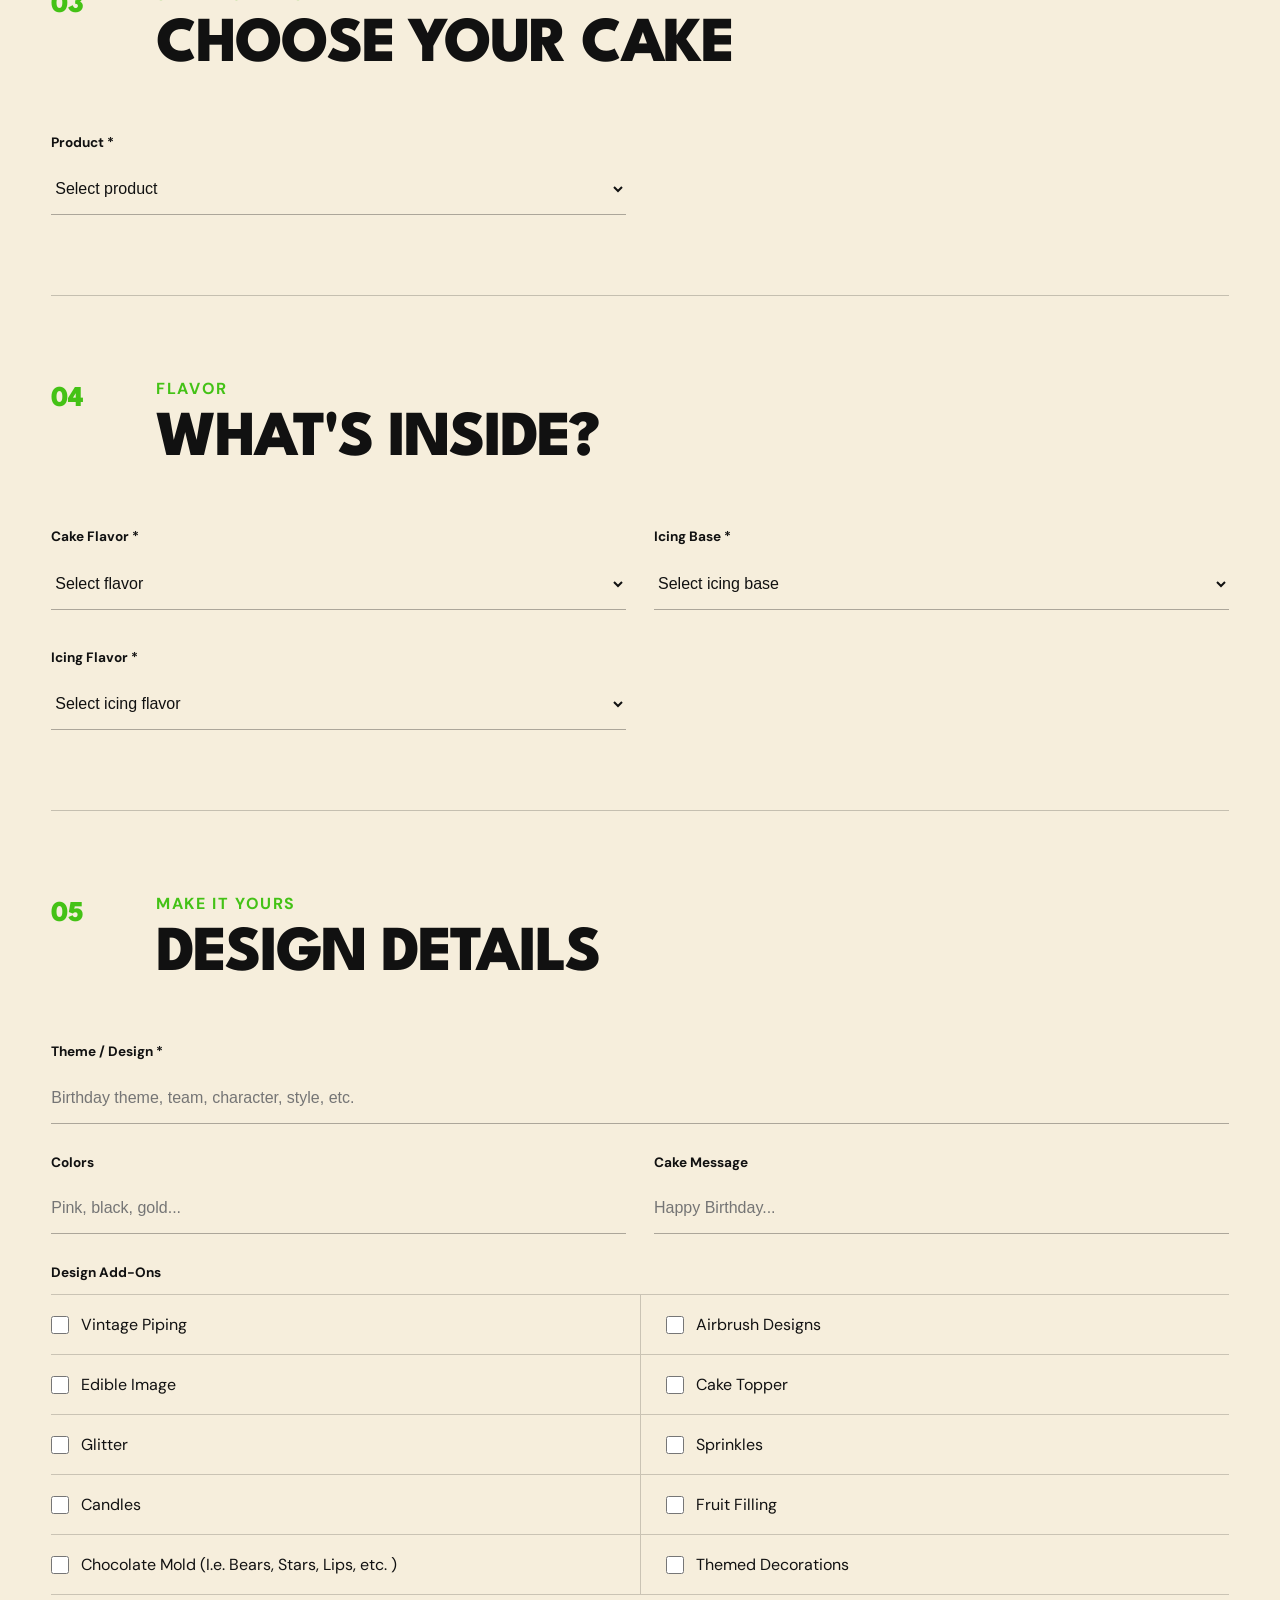
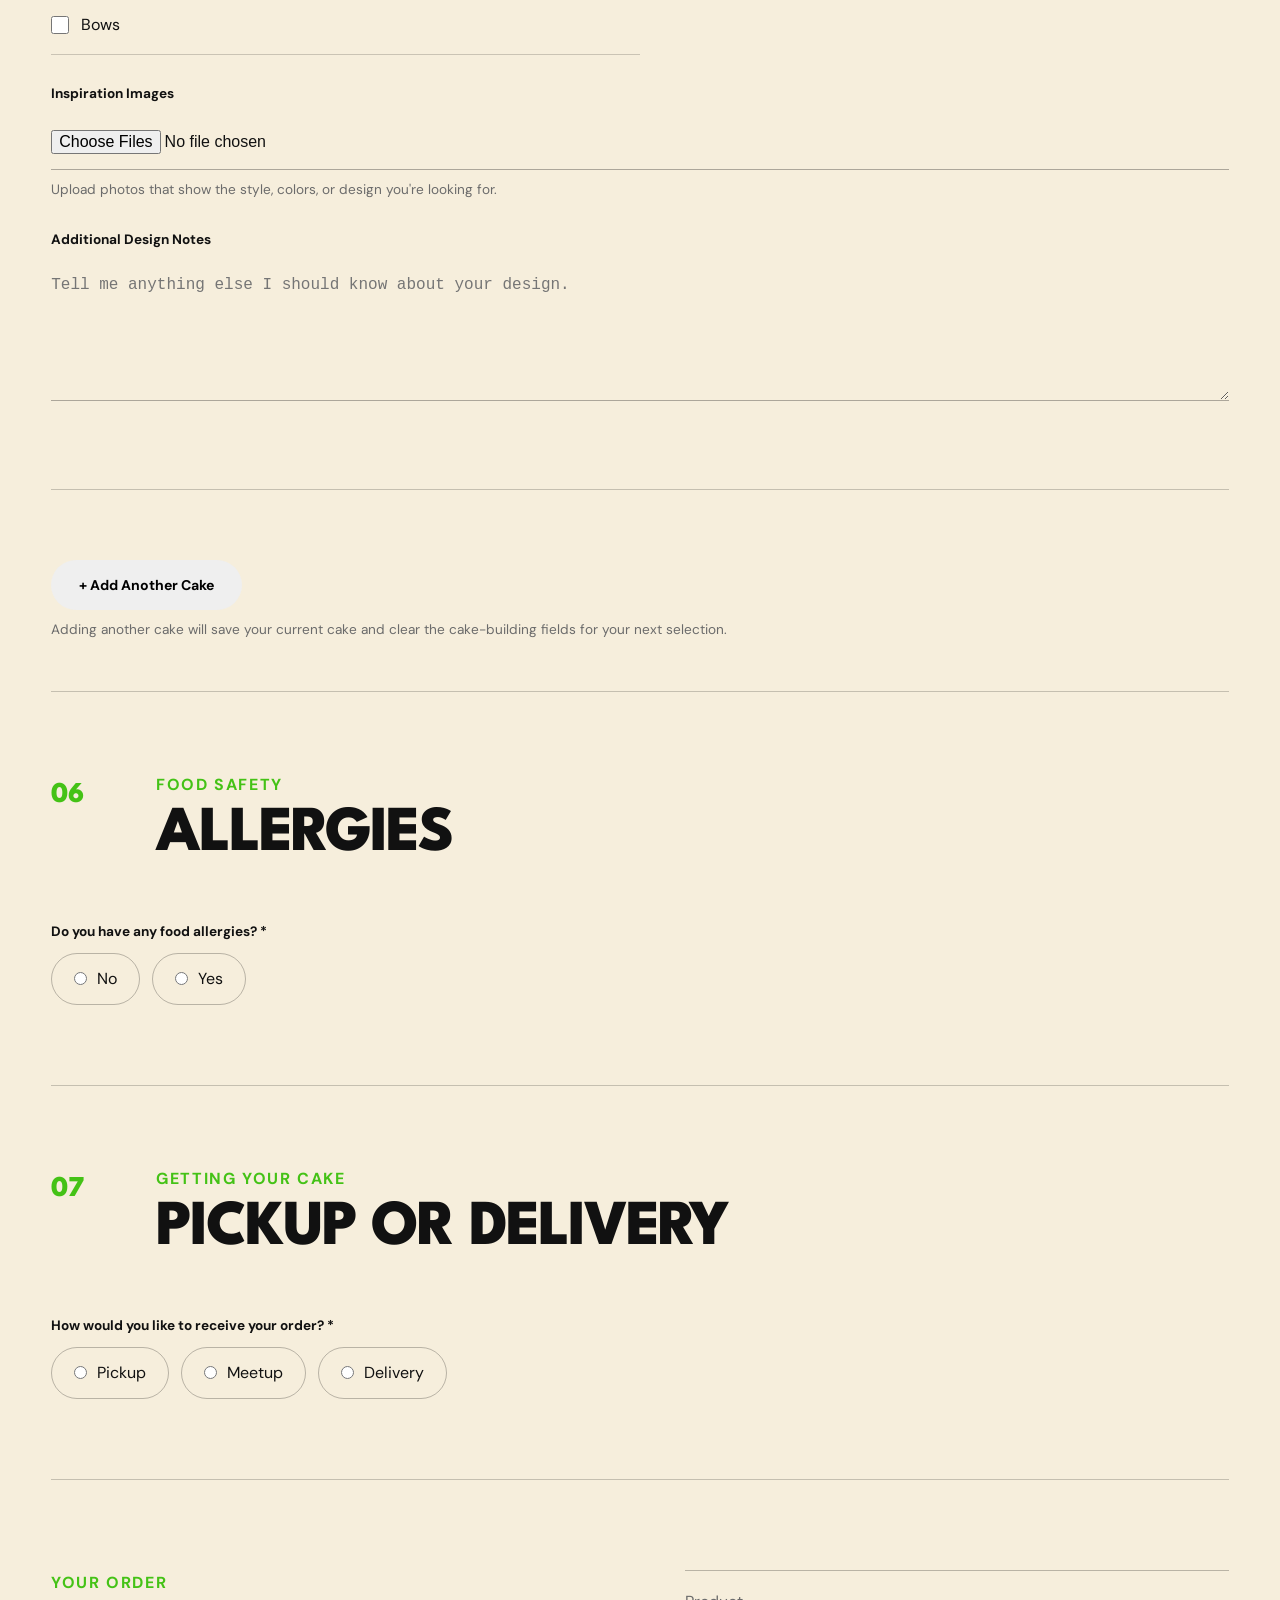
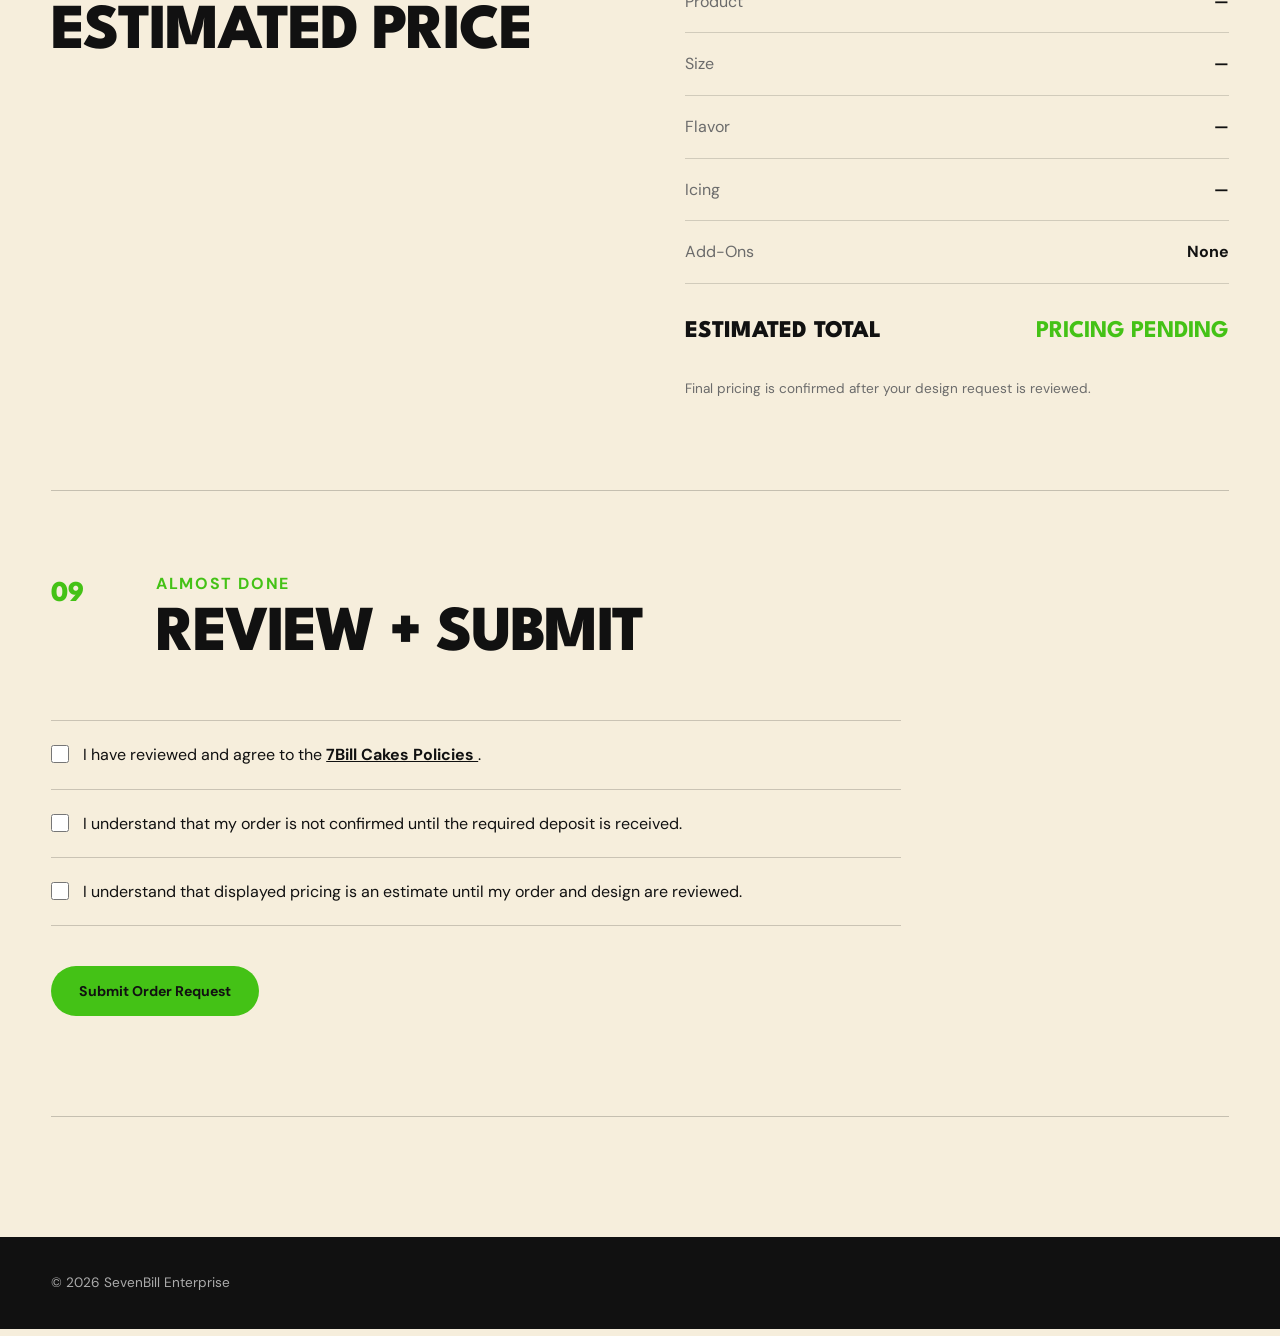
<file: order a cake.html>
<!DOCTYPE html>
<html lang="en">
<head>
    <meta charset="UTF-8">
    <meta name="viewport" content="width=device-width, initial-scale=1.0">

    <title>7Bill Cakes | Custom Cakes</title>

    <link rel="stylesheet" href="styles.css">
</head>

<body>

<!-- =========================
         HEADER
========================== -->
    <header class="site-header">
        <div class="container header-inner">

           <a href="/" class="logo">
    <span class="logo-7bill">
        7B<span class="flame-i">I<span class="mini-flame"></span></span>LL
    </span>
    <span class="logo-cakes">CAKES</span>
        </a>

            <nav class="main-nav" id="mainNav">
                <a href="/bio/">Bio</a>
                <a href="/cakefolio/">Cakefolio</a> 
                <a href="/menu/">Menu</a>
                 <a href="/policies/">Policies</a>
                <a href="/contact/">Contact</a>
            </nav>

            <a href="order a cake.html" class="btn btn-header">
                Order a Cake
            </a>

            <button
                class="mobile-menu-btn"
                id="mobileMenuBtn"
                aria-label="Open navigation menu"
            >
                <span></span>
                <span></span>
                <span></span>
            </button>

        </div>
    </header>

    <main>


        <!-- ========================================
             ORDER PAGE
        ========================================= -->

        <section class="order-page">

            <div class="container">


                <!-- ========================================
                     PAGE INTRO
                ========================================= -->

                <div class="order-heading">

                    <p class="section-eyebrow">
                        7Bill Cakes
                    </p>

                    <h1>
                        Build Your Cake.
                    </h1>

                    <p class="order-intro">
                        Tell me what you're celebrating,
                        choose your cake options, and submit
                        your request for review.
                    </p>

                </div>



                <!-- ========================================
                     ORDER FORM
                ========================================= -->

                <form
                    class="cake-order-form"
                    id="cakeOrderForm"
                      action="https://formspree.io/f/xgaewroo"
                      method="POST"
                >


                    <!-- ========================================
                         01 - CUSTOMER INFO
                    ========================================= -->

                    <section class="order-form-section">

                        <div class="order-section-heading">

                            <span class="order-section-number">
                                01
                            </span>

                            <div>

                                <p class="order-section-label">
                                    About You
                                </p>

                                <h2>
                                    Your Information
                                </h2>

                            </div>

                        </div>


                        <div class="order-fields two-column">


                            <div class="order-field">

                                <label for="customerName">
                                    Name *
                                </label>

                                <input
                                    type="text"
                                    id="customerName"
                                    name="customerName"
                                    placeholder="First and last name"
                                    required
                                >

                            </div>


                            <div class="order-field">

                                <label for="customerEmail">
                                    Email *
                                </label>

                                <input
                                    type="email"
                                    id="customerEmail"
                                    name="customerEmail"
                                    placeholder="you@email.com"
                                    required
                                >

                            </div>


                            <div class="order-field">

                                <label for="customerPhone">
                                    Phone *
                                </label>

                                <input
                                    type="tel"
                                    id="customerPhone"
                                    name="customerPhone"
                                    placeholder="Phone number"
                                    required
                                >

                            </div>


                            <div class="order-field">

                                <label for="contactMethod">
                                    Preferred Contact Method *
                                </label>

                                <select
                                    id="contactMethod"
                                    name="contactMethod"
                                    required
                                >

                                    <option value="">
                                        Select one
                                    </option>

                                    <option value="text">
                                        Text
                                    </option>

                                    <option value="email">
                                        Email
                                    </option>

                                    <option value="phone">
                                        Phone Call
                                    </option>

                                </select>

                            </div>


                        </div>

                    </section>



                    <!-- ========================================
                         02 - EVENT DETAILS
                    ========================================= -->

                    <section class="order-form-section">

                        <div class="order-section-heading">

                            <span class="order-section-number">
                                02
                            </span>

                            <div>

                                <p class="order-section-label">
                                    The Occasion
                                </p>

                                <h2>
                                    Event Details
                                </h2>

                            </div>

                        </div>


                        <div class="order-fields two-column">


                            <div class="order-field">

                                <label for="eventType">
                                    Occasion *
                                </label>

                                <select
                                    id="eventType"
                                    name="eventType"
                                    required
                                >

                                    <option value="">
                                        Select occasion
                                    </option>

                                    <option value="birthday">
                                        Birthday
                                    </option>

                                    <option value="anniversary">
                                        Anniversary
                                    </option>

                                    <option value="graduation">
                                        Graduation
                                    </option>

                                    <option value="baby-shower">
                                        Baby Shower
                                    </option>

                                    <option value="wedding">
                                        Wedding
                                    </option>

                                    <option value="holiday">
                                        Holiday
                                    </option>

                                    <option value="other">
                                        Other
                                    </option>

                                </select>

                            </div>


                            <div class="order-field">

                                <label for="eventDate">
                                    Date Cake Is Needed *
                                </label>

                                <input
                                    type="date"
                                    id="eventDate"
                                    name="eventDate"
                                    required
                                >

                                <p
                                    class="field-message"
                                    id="rushMessage"
                                ></p>

                            </div>


                        </div>

                    </section>



                    <!-- ========================================
                         03 - CAKE TYPE
                    ========================================= -->

                    <section class="order-form-section">

                        <div class="order-section-heading">

                            <span class="order-section-number">
                                03
                            </span>

                            <div>

                                <p class="order-section-label">
                                    Start Building
                                </p>

                                <h2>
                                    Choose Your Cake
                                </h2>

                            </div>

                        </div>


                        <div class="order-fields two-column">


                            <div class="order-field">

                                <label for="cakeType">
                                    Product *
                                </label>

                                <select
                                    id="cakeType"
                                    name="cakeType"
                                    required
                                >

                                    <option value="">
                                        Select product
                                    </option>

                                    <option value="round">
                                        Round Layer Cake
                                    </option>

                                    <option value="heart">
                                        Heart-Shaped Cake
                                    </option>

                                    <option value="star">
                                        Star-Shaped Cake
                                    </option>

                                    <option value="sheet">
                                        Sheet Cake
                                    </option>

                                    <option value="cupcakes">
                                        Cupcakes
                                    </option>

                                    <option value="bundt">
                                        Bundt / Pound Cake
                                    </option>

                                    <option value="bento">
                                        Bento Box
                                    </option>

                                    <option value="tasting">
                                        Cake Tasting Bundle
                                    </option>

                                    <option value="specialty">
                                        Specialty / Other
                                    </option>

                                </select>

                            </div>



                            <!-- ROUND SIZE -->

                            <div
                                class="order-field conditional-field"
                                id="roundSizeField"
                            >

                                <label for="roundSize">
                                    Round Cake Size
                                </label>

                                <select
                                    id="roundSize"
                                    name="roundSize"
                                >

                                    <option value="">
                                        Select size
                                    </option>

                                    <option value="4">
                                        4-inch
                                    </option>

                                    <option value="6">
                                        6-inch
                                    </option>

                                    <option value="8">
                                        8-inch
                                    </option>

                                    <option value="10">
                                        10-inch
                                    </option>

                                </select>

                            </div>



                            <!-- HEART SIZE -->

                            <div
                                class="order-field conditional-field"
                                id="heartSizeField"
                            >

                                <label for="heartSize">
                                    Heart Cake Size
                                </label>

                                <select
                                    id="heartSize"
                                    name="heartSize"
                                >

                                    <option value="10">
                                        10-inch
                                    </option>

                                </select>

                            </div>



                            <!-- STAR SIZE -->

                            <div
                                class="order-field conditional-field"
                                id="starSizeField"
                            >

                                <label for="starSize">
                                    Star Cake Size
                                </label>

                                <select
                                    id="starSize"
                                    name="starSize"
                                >

                                    <option value="10">
                                        10-inch
                                    </option>

                                </select>

                            </div>



                            <!-- SHEET SIZE -->

                            <div
                                class="order-field conditional-field"
                                id="sheetSizeField"
                            >

                                <label for="sheetSize">
                                    Sheet Cake Size
                                </label>

                                <select
                                    id="sheetSize"
                                    name="sheetSize"
                                >

                                    <option value="">
                                        Select size
                                    </option>

                                    <option value="9x13">
                                        9 × 13
                                    </option>

                                    <option value="11x15">
                                        11 × 15
                                    </option>

                                </select>

                            </div>



                            <!-- CUPCAKE QUANTITY -->

                            <div
                                class="order-field conditional-field"
                                id="cupcakeQuantityField"
                            >

                                <label for="cupcakeQuantity">
                                    Cupcake Quantity
                                </label>

                                <input
                                    type="number"
                                    id="cupcakeQuantity"
                                    name="cupcakeQuantity"
                                    min="1"
                                    placeholder="Number of cupcakes"
                                >

                            </div>

                            <!-- BUNDT / POUND OPTIONS -->

<div
    class="order-field conditional-field"
    id="bundtOptionsField"
>

    <label for="bundtOption">
        Bundt / Pound Cake Size *
    </label>

    <select
        id="bundtOption"
        name="bundtOption"
    >

        <option value="">
            Select size
        </option>

        <option value="standard">
            Standard — 1 Cake
        </option>

        <option value="small">
            Small — 4 Cakes
        </option>

        <option value="mini-6">
            Mini — 6 Cakes
        </option>

        <option value="mini-12">
            Mini — 12 Cakes
        </option>

        <option value="mini-18">
            Mini — 18 Cakes
        </option>

        <option value="mini-24">
            Mini — 24 Cakes
        </option>

        <option value="mini-other">
            Mini — Other / Large Order
        </option>

    </select>

</div>


<!-- CUSTOM MINI QUANTITY -->

<div
    class="order-field conditional-field"
    id="bundtCustomQuantityField"
>

    <label for="bundtCustomQuantity">
        Mini Cake Quantity *
    </label>

    <input
        type="number"
        id="bundtCustomQuantity"
        name="bundtCustomQuantity"
        min="1"
        placeholder="Enter quantity"
    >

</div>

                            <!-- SPECIALTY DESCRIPTION -->

                            <div
                                class="order-field conditional-field full-width"
                                id="specialtyCakeField"
                            >

                                <label for="specialtyCake">
                                    What Are You Looking For?
                                </label>

                                <textarea
                                    id="specialtyCake"
                                    name="specialtyCake"
                                    rows="4"
                                    placeholder="Describe the cake, size, or specialty item you're interested in."
                                ></textarea>

                            </div>


                        </div>

                    </section>



                    <!-- ========================================
                         04 - FLAVOR + ICING
                    ========================================= -->

                    <section class="order-form-section">

                        <div class="order-section-heading">

                            <span class="order-section-number">
                                04
                            </span>

                            <div>

                                <p class="order-section-label">
                                    Flavor
                                </p>

                                <h2>
                                    What's Inside?
                                </h2>

                            </div>

                        </div>


                        <div class="order-fields two-column">

                            <div
                           class="order-field conditional-field"
                         id="layerCountField"
                               >
                           <label for="layerCount">
                                Number of Layers *
                               </label>

                               <select
                              id="layerCount"
                                name="layerCount"
                               >
                              <option value="">
                               Select layers
                                  </option>
                                  </select>

                                </div>


                                <!-- BENTO FLAVOR OPTIONS -->

<div
    class="order-field conditional-field full-width"
    id="bentoFlavorChoiceField"
>

    <fieldset class="order-fieldset">

        <legend>
            Would you like the mini cake and cupcakes to be the same flavor? *
        </legend>

        <div class="radio-options">

            <label class="radio-option">
                <input
                    type="radio"
                    name="bentoSameFlavor"
                    value="yes"
                >
                <span>Yes</span>
            </label>

            <label class="radio-option">
                <input
                    type="radio"
                    name="bentoSameFlavor"
                    value="no"
                >
                <span>No</span>
            </label>

        </div>

    </fieldset>

</div>

<!-- ========================================
     CAKE TASTING BUNDLE
======================================== -->

<div
    class="order-field conditional-field full-width"
    id="tastingBundleField"
>

    <div class="tasting-bundle-intro">

        <p class="field-message active">
            Your Cake Tasting Bundle includes four 6-inch,
            single-layer cakes. Choose a cake flavor,
            icing base, and icing flavor for each cake below.
        </p>

    </div>


    <!-- CAKE 1 -->

    <div class="tasting-cake">

        <h3>
            Cake 1
        </h3>

        <div class="order-fields three-column">

            <div class="order-field">

                <label for="tastingFlavor1">
                    Cake Flavor *
                </label>

                <select
                    id="tastingFlavor1"
                    name="tastingFlavor1"
                >
                    <option value="">
                        Select flavor
                    </option>
                </select>

            </div>


            <div class="order-field">

                <label for="tastingIcingBase1">
                    Icing Base *
                </label>

                <select
                    id="tastingIcingBase1"
                    name="tastingIcingBase1"
                >
                    <option value="">
                        Select icing base
                    </option>
                </select>

            </div>


            <div class="order-field">

                <label for="tastingIcingFlavor1">
                    Icing Flavor *
                </label>

                <select
                    id="tastingIcingFlavor1"
                    name="tastingIcingFlavor1"
                >
                    <option value="">
                        Select icing flavor
                    </option>
                </select>

            </div>

        </div>

    </div>


    <!-- CAKE 2 -->

    <div class="tasting-cake">

        <h3>
            Cake 2
        </h3>

        <div class="order-fields three-column">

            <div class="order-field">

                <label for="tastingFlavor2">
                    Cake Flavor *
                </label>

                <select
                    id="tastingFlavor2"
                    name="tastingFlavor2"
                >
                    <option value="">
                        Select flavor
                    </option>
                </select>

            </div>


            <div class="order-field">

                <label for="tastingIcingBase2">
                    Icing Base *
                </label>

                <select
                    id="tastingIcingBase2"
                    name="tastingIcingBase2"
                >
                    <option value="">
                        Select icing base
                    </option>
                </select>

            </div>


            <div class="order-field">

                <label for="tastingIcingFlavor2">
                    Icing Flavor *
                </label>

                <select
                    id="tastingIcingFlavor2"
                    name="tastingIcingFlavor2"
                >
                    <option value="">
                        Select icing flavor
                    </option>
                </select>

            </div>

        </div>

    </div>


    <!-- CAKE 3 -->

    <div class="tasting-cake">

        <h3>
            Cake 3
        </h3>

        <div class="order-fields three-column">

            <div class="order-field">

                <label for="tastingFlavor3">
                    Cake Flavor *
                </label>

                <select
                    id="tastingFlavor3"
                    name="tastingFlavor3"
                >
                    <option value="">
                        Select flavor
                    </option>
                </select>

            </div>


            <div class="order-field">

                <label for="tastingIcingBase3">
                    Icing Base *
                </label>

                <select
                    id="tastingIcingBase3"
                    name="tastingIcingBase3"
                >
                    <option value="">
                        Select icing base
                    </option>
                </select>

            </div>


            <div class="order-field">

                <label for="tastingIcingFlavor3">
                    Icing Flavor *
                </label>

                <select
                    id="tastingIcingFlavor3"
                    name="tastingIcingFlavor3"
                >
                    <option value="">
                        Select icing flavor
                    </option>
                </select>

            </div>

        </div>

    </div>


    <!-- CAKE 4 -->

    <div class="tasting-cake">

        <h3>
            Cake 4
        </h3>

        <div class="order-fields three-column">

            <div class="order-field">

                <label for="tastingFlavor4">
                    Cake Flavor *
                </label>

                <select
                    id="tastingFlavor4"
                    name="tastingFlavor4"
                >
                    <option value="">
                        Select flavor
                    </option>
                </select>

            </div>


            <div class="order-field">

                <label for="tastingIcingBase4">
                    Icing Base *
                </label>

                <select
                    id="tastingIcingBase4"
                    name="tastingIcingBase4"
                >
                    <option value="">
                        Select icing base
                    </option>
                </select>

            </div>


            <div class="order-field">

                <label for="tastingIcingFlavor4">
                    Icing Flavor *
                </label>

                <select
                    id="tastingIcingFlavor4"
                    name="tastingIcingFlavor4"
                >
                    <option value="">
                        Select icing flavor
                    </option>
                </select>

            </div>

        </div>

    </div>

</div>

<div
    class="order-field conditional-field full-width"
    id="bentoCupcakeFlavorField"
>

    <label for="bentoCupcakeFlavor">
        Cupcake Flavor *
    </label>

    <select
        id="bentoCupcakeFlavor"
        name="bentoCupcakeFlavor"
    >
        <option value="">
            Select cupcake flavor
        </option>
    </select>

</div>

                             <!-- cake flavorS -->

                            <div class="order-field">

                                <label for="cakeFlavor">
                                    Cake Flavor *
                                </label>

                                <select
                                    id="cakeFlavor"
                                    name="cakeFlavor"
                                    required
                                >

                                    <option value="">
                                        Select flavor
                                    </option>


                                    <optgroup label="Classic Flavors">

                                        <option value="vanilla">
                                            Vanilla
                                        </option>

                                        <option value="yellow">
                                            Yellow Cake
                                        </option>

                                        <option value="confetti">
                                            Confetti
                                        </option>

                                        <option value="chocolate">
                                            Chocolate
                                        </option>

                                        <option value="strawberry">
                                            Strawberry
                                        </option>

                                        <option value="lemon">
                                            Lemon
                                        </option>

                                        <option value="marble">
                                            Marble
                                        </option>


                                    </optgroup>


                                    <optgroup label="Specialty Flavors">

                                        <option value="carrot">
                                            Carrot Cake
                                        </option>

                                        <option value="butter-pecan">
                                            Butter Pecan
                                        </option>

                                        <option value="german-chocolate">
                                            German Chocolate
                                        </option>

                                          <option value="cookies-cream">
                                            Cookies & Cream
                                        </option>

                                        <option value="strawberry-shortcake">
                                            Strawberry Shortcake
                                        </option>

                                        <option value="rum">
                                            Rum Cake
                                        </option>

                                        <option value="white-chocolate">
                                            White Chocolate
                                        </option>

                                        <option value="red-velvet">
                                            Red Velvet
                                        </option>

                                    </optgroup>

                                    <option value="other">
                                    Other / Custom Flavor
                                   </option>

                                </select>

                            </div>

                            <!-- OTHER / CUSTOM FLAVOR -->

<div
    class="order-field conditional-field full-width"
    id="otherFlavorField"
>

    <label for="otherFlavor">
        Requested Flavor *
    </label>

    <input
        type="text"
        id="otherFlavor"
        name="otherFlavor"
        placeholder="Enter your requested flavor"
    >

    <p class="field-message active">
        Custom flavor requests are subject to availability and approval.
        Submission does not guarantee that the requested flavor can be accommodated.
    </p>

</div>

<!-- MARBLE FLAVOR OPTIONS -->

<div
    class="order-field conditional-field full-width"
    id="marbleFlavorField"
>

    <label>
        Choose Two Classic Flavors *
    </label>

    <div class="order-fields two-column nested-fields">

        <div class="order-field">

            <label for="marbleFlavorOne">
                Flavor 1
            </label>

            <select
                id="marbleFlavorOne"
                name="marbleFlavorOne"
            >

                <option value="">
                    Select flavor
                </option>

                <option value="vanilla">
                    Vanilla
                </option>

                <option value="yellow">
                    Yellow Cake
                </option>

                <option value="confetti">
                    Confetti
                </option>

                <option value="chocolate">
                    Chocolate
                </option>

                <option value="strawberry">
                    Strawberry
                </option>

                <option value="lemon">
                    Lemon
                </option>


            </select>

        </div>


        <div class="order-field">

            <label for="marbleFlavorTwo">
                Flavor 2
            </label>

            <select
                id="marbleFlavorTwo"
                name="marbleFlavorTwo"
            >

                <option value="">
                    Select flavor
                </option>

                <option value="vanilla">
                    Vanilla
                </option>

                <option value="yellow">
                    Yellow Cake
                </option>

                <option value="confetti">
                    Confetti
                </option>

                <option value="chocolate">
                    Chocolate
                </option>

                <option value="strawberry">
                    Strawberry
                </option>

                <option value="lemon">
                    Lemon
                </option>

            </select>

        </div>

    </div>

    <p
        class="field-message"
        id="marbleFlavorMessage"
    ></p>

</div>
                            
     <div
                            
    class="order-field conditional-field full-width"
    id="germanChocolateField"
>
    <p class="field-message active">
        German Chocolate Cake comes with its traditional coconut icing.
        Please select your preferred nut option.
    </p>

    <fieldset class="order-fieldset">

        <legend>
            Nut Choice *
        </legend>

        <div class="radio-options">

            <label class="radio-option">

                <input
                    type="radio"
                    name="germanChocolateNut"
                    value="walnuts"
                >

                <span>
                    Walnuts
                </span>

            </label>

            <label class="radio-option">

                <input
                    type="radio"
                    name="germanChocolateNut"
                    value="pecans"
                >

                <span>
                    Pecans
                </span>

            </label>

        </div>

    </fieldset>

</div>

                            <div class="order-field">

                                <label for="icingBase">
                                    Icing Base *
                                </label>

                                <select
                                    id="icingBase"
                                    name="icingBase"
                                    required
                                >

                                    <option value="">
                                        Select icing base
                                    </option>

                                    <option value="buttercream">
                                        Buttercream
                                    </option>

                                    <option value="cream-cheese">
                                        Cream Cheese
                                    </option>

                                </select>

                                <p
                                    class="field-message"
                                    id="icingMessage"
                                ></p>

                            </div>



                            <div class="order-field">

                                <label for="icingFlavor">
                                    Icing Flavor *
                                </label>

                                <select
                                    id="icingFlavor"
                                    name="icingFlavor"
                                    required
                                >

                                    <option value="">
                                        Select icing flavor
                                    </option>

                                    <option value="vanilla">
                                        Vanilla
                                    </option>

                                    <option value="vanilla-bean">
                                        Vanilla Bean
                                    </option>

                                    <option value="chocolate">
                                        Chocolate
                                    </option>

                                    <option value="fudge">
                                        Fudge
                                    </option>

                                    <option value="lemon">
                                        Lemon
                                    </option>

                                    <option value="strawberry">
                                        Strawberry
                                    </option>

                                    <option value="brown-sugar">
                                        Brown Sugar
                                    </option>

                                    <option value="white-chocolate">
                                        White Chocolate
                                    </option>

                                    <option value="other">
                                 Other / Custom Icing Flavor
                               </option>

                                </select>

                            </div>


                        </div>

                    </section>


                         <!-- BENTO ICING OPTIONS -->

<div
    class="order-field conditional-field full-width"
    id="bentoIcingChoiceField"
>

    <fieldset class="order-fieldset">

        <legend>
            Would you like the mini cake and cupcakes to have the same icing? *
        </legend>

        <div class="radio-options">

            <label class="radio-option">
                <input
                    type="radio"
                    name="bentoSameIcing"
                    value="yes"
                >
                <span>Yes</span>
            </label>

            <label class="radio-option">
                <input
                    type="radio"
                    name="bentoSameIcing"
                    value="no"
                >
                <span>No</span>
            </label>

        </div>

    </fieldset>

</div>


<div
    class="order-field conditional-field"
    id="bentoCupcakeIcingBaseField"
>

    <label for="bentoCupcakeIcingBase">
        Cupcake Icing Base *
    </label>

    <select
        id="bentoCupcakeIcingBase"
        name="bentoCupcakeIcingBase"
    >
        <option value="">
            Select icing base
        </option>
    </select>

</div>


<div
    class="order-field conditional-field"
    id="bentoCupcakeIcingFlavorField"
>

    <label for="bentoCupcakeIcingFlavor">
        Cupcake Icing Flavor *
    </label>

    <select
        id="bentoCupcakeIcingFlavor"
        name="bentoCupcakeIcingFlavor"
    >
        <option value="">
            Select icing flavor
        </option>
    </select>

</div>


                         <!-- OTHER / CUSTOM ICING FLAVOR -->

<div
    class="order-field conditional-field full-width"
    id="otherIcingFlavorField"
>

    <label for="otherIcingFlavor">
        Requested Icing Flavor *
    </label>

    <input
        type="text"
        id="otherIcingFlavor"
        name="otherIcingFlavor"
        placeholder="Enter your requested icing flavor"
    >

    <p class="field-message active">
        Custom icing flavor requests are subject to availability and approval.
        Submission does not guarantee that the requested flavor can be accommodated.
    </p>

</div>


                    <!-- ========================================
                         05 - DESIGN
                    ========================================= -->

                    <section class="order-form-section">

                        <div class="order-section-heading">

                            <span class="order-section-number">
                                05
                            </span>

                            <div>

                                <p class="order-section-label">
                                    Make It Yours
                                </p>

                                <h2>
                                    Design Details
                                </h2>

                            </div>

                        </div>


                        <div class="order-fields">


                            <div class="order-field">

                                <label for="cakeTheme">
                                    Theme / Design *
                                </label>

                                <input
                                    type="text"
                                    id="cakeTheme"
                                    name="cakeTheme"
                                    placeholder="Birthday theme, team, character, style, etc."
                                    required
                                >

                            </div>



                            <div class="order-fields two-column nested-fields">


                                <div class="order-field">

                                    <label for="cakeColors">
                                        Colors
                                    </label>

                                    <input
                                        type="text"
                                        id="cakeColors"
                                        name="cakeColors"
                                        placeholder="Pink, black, gold..."
                                    >

                                </div>


                                <div class="order-field">

                                    <label for="cakeMessage">
                                        Cake Message
                                    </label>

                                    <input
                                        type="text"
                                        id="cakeMessage"
                                        name="cakeMessage"
                                        placeholder="Happy Birthday..."
                                    >

                                </div>


                            </div>



                            <!-- ADD-ONS -->

                            <fieldset class="order-fieldset">

                                <legend>
                                    Design Add-Ons
                                </legend>


                                <div class="checkbox-grid">


                                    <label class="checkbox-option">

                                        <input
                                            type="checkbox"
                                            name="addons"
                                            value="vintage-piping"
                                        >

                                        <span>
                                            Vintage Piping
                                        </span>

                                    </label>


                                    <label class="checkbox-option">

                                        <input
                                            type="checkbox"
                                            name="addons"
                                            value="airbrush"
                                        >

                                        <span>
                                            Airbrush Designs
                                        </span>

                                    </label>


                                    <label class="checkbox-option">

                                        <input
                                            type="checkbox"
                                            name="addons"
                                            value="edible-image"
                                        >

                                        <span>
                                            Edible Image
                                        </span>

                                    </label>


                                    <label class="checkbox-option">

                                        <input
                                            type="checkbox"
                                            name="addons"
                                            value="cake-topper"
                                        >

                                        <span>
                                            Cake Topper
                                        </span>

                                    </label>


                                    <label class="checkbox-option">

                                        <input
                                            type="checkbox"
                                            name="addons"
                                            value="glitter"
                                        >

                                        <span>
                                            Glitter
                                        </span>

                                    </label>


                                    <label class="checkbox-option">

                                        <input
                                            type="checkbox"
                                            name="addons"
                                            value="sprinkles"
                                        >

                                        <span>
                                            Sprinkles
                                        </span>

                                    </label>


                                    <label class="checkbox-option">

                                        <input
                                            type="checkbox"
                                            name="addons"
                                            value="candles"
                                        >

                                        <span>
                                            Candles
                                        </span>

                                    </label>


                                    <label class="checkbox-option">

                                        <input
                                            type="checkbox"
                                            name="addons"
                                            value="fruit-filling"
                                        >

                                        <span>
                                            Fruit Filling
                                        </span>

                                    </label>


                                    <label class="checkbox-option">

                                        <input
                                            type="checkbox"
                                            name="addons"
                                            value="specialty-mold"
                                        >

                                        <span>
                                            Chocolate Mold (I.e. Bears, Stars, Lips, etc. )
                                        </span>

                                    </label>


                                    <label class="checkbox-option">

                                        <input
                                            type="checkbox"
                                            name="addons"
                                            value="themed-decoration"
                                        >

                                        <span>
                                            Themed Decorations
                                        </span>

                                    </label>

                                    <label class="checkbox-option">

                                        <input
                                            type="checkbox"
                                            name="addons"
                                            value="vintage-piping"
                                        >

                                        <span>
                                            Bows
                                        </span>

                                    </label>


                                </div>

                            </fieldset>



                            <!-- INSPIRATION -->

                            <div class="order-field">

                                <label for="inspirationImages">
                                    Inspiration Images
                                </label>

                                <input
                                    type="file"
                                    id="inspirationImages"
                                    name="inspirationImages"
                                    accept="image/*"
                                    multiple
                                >

                                <p class="field-help">
                                    Upload photos that show the style,
                                    colors, or design you're looking for.
                                </p>

                            </div>



                            <div class="order-field">

                                <label for="designNotes">
                                    Additional Design Notes
                                </label>

                                <textarea
                                    id="designNotes"
                                    name="designNotes"
                                    rows="6"
                                    placeholder="Tell me anything else I should know about your design."
                                ></textarea>

                            </div>


                        </div>

                    </section>

                    <!-- ========================================
     ADD ANOTHER CAKE
======================================== -->

<section class="additional-cakes-section">

    <div id="savedCakes"></div>

    <button
        type="button"
        class="btn add-cake-button"
        id="addAnotherCake"
    >
        + Add Another Cake
    </button>

    <p class="field-help">
        Adding another cake will save your current cake
        and clear the cake-building fields for your next selection.
    </p>

</section>

                    <!-- ========================================
                         06 - ALLERGIES
                    ========================================= -->

                    <section class="order-form-section">

                        <div class="order-section-heading">

                            <span class="order-section-number">
                                06
                            </span>

                            <div>

                                <p class="order-section-label">
                                    Food Safety
                                </p>

                                <h2>
                                    Allergies
                                </h2>

                            </div>

                        </div>


                        <fieldset class="order-fieldset">

                            <legend>
                                Do you have any food allergies? *
                            </legend>


                            <div class="radio-options">


                                <label class="radio-option">

                                    <input
                                        type="radio"
                                        name="hasAllergies"
                                        value="no"
                                        required
                                    >

                                    <span>
                                        No
                                    </span>

                                </label>


                                <label class="radio-option">

                                    <input
                                        type="radio"
                                        name="hasAllergies"
                                        value="yes"
                                        required
                                    >

                                    <span>
                                        Yes
                                    </span>

                                </label>


                            </div>

                        </fieldset>



                        <div
                            class="order-field conditional-field allergy-field"
                            id="allergyDetailsField"
                        >

                            <label for="allergyDetails">
                                Please List All Allergies *
                            </label>

                            <textarea
                                id="allergyDetails"
                                name="allergyDetails"
                                rows="4"
                                placeholder="List all known food allergies."
                            ></textarea>

                        </div>

                    </section>



                    <!-- ========================================
                         07 - FULFILLMENT
                    ========================================= -->

                    <section class="order-form-section">

                        <div class="order-section-heading">

                            <span class="order-section-number">
                                07
                            </span>

                            <div>

                                <p class="order-section-label">
                                    Getting Your Cake
                                </p>

                                <h2>
                                    Pickup Or Delivery
                                </h2>

                            </div>

                        </div>


                        <fieldset class="order-fieldset">

                            <legend>
                                How would you like to receive your order? *
                            </legend>


                            <div class="fulfillment-options">


                                <label class="radio-option">

                                    <input
                                        type="radio"
                                        name="fulfillment"
                                        value="pickup"
                                        required
                                    >

                                    <span>
                                        Pickup
                                    </span>

                                </label>


                                <label class="radio-option">

                                    <input
                                        type="radio"
                                        name="fulfillment"
                                        value="meetup"
                                        required
                                    >

                                    <span>
                                        Meetup
                                    </span>

                                </label>


                                <label class="radio-option">

                                    <input
                                        type="radio"
                                        name="fulfillment"
                                        value="delivery"
                                        required
                                    >

                                    <span>
                                        Delivery
                                    </span>

                                </label>


                            </div>

                        </fieldset>



                        <!-- DELIVERY ADDRESS -->

                        <div
                            class="conditional-field fulfillment-details"
                            id="deliveryFields"
                        >

                            <div class="order-fields">

                                <div class="order-field">

                                    <label for="deliveryAddress">
                                        Delivery Address *
                                    </label>

                                    <input
                                        type="text"
                                        id="deliveryAddress"
                                        name="deliveryAddress"
                                        placeholder="Street address"
                                    >

                                </div>


                                <div class="order-fields two-column nested-fields">


                                    <div class="order-field">

                                        <label for="deliveryCity">
                                            City *
                                        </label>

                                        <input
                                            type="text"
                                            id="deliveryCity"
                                            name="deliveryCity"
                                        >

                                    </div>


                                    <div class="order-field">

                                        <label for="deliveryZip">
                                            ZIP Code *
                                        </label>

                                        <input
                                            type="text"
                                            id="deliveryZip"
                                            name="deliveryZip"
                                        >

                                    </div>


                                </div>

                            </div>

                        </div>



                        <!-- MEETUP -->

                        <div
                            class="conditional-field fulfillment-details"
                            id="meetupFields"
                        >

                            <div class="order-field">

                                <label for="meetupNotes">
                                    Meetup Notes
                                </label>

                                <textarea
                                    id="meetupNotes"
                                    name="meetupNotes"
                                    rows="4"
                                    placeholder="Preferred area or other meetup information."
                                ></textarea>

                            </div>

                        </div>

                    </section>



                    <!-- ========================================
                         08 - ESTIMATE
                    ========================================= -->

                    <section class="order-estimate-section">

                        <div>

                            <p class="order-section-label">
                                Your Order
                            </p>

                            <h2>
                                Estimated Price
                            </h2>

                        </div>


                        <div class="estimate-box">

                            <div class="estimate-row">

                                <span>
                                    Product
                                </span>

                                <strong id="estimateProduct">
                                    —
                                </strong>

                            </div>


                            <div class="estimate-row">

                                <span>
                                    Size
                                </span>

                                <strong id="estimateSize">
                                    —
                                </strong>

                            </div>


                            <div class="estimate-row">

                                <span>
                                    Flavor
                                </span>

                                <strong id="estimateFlavor">
                                    —
                                </strong>

                            </div>


                            <div class="estimate-row">

                                <span>
                                    Icing
                                </span>

                                <strong id="estimateIcing">
                                    —
                                </strong>

                            </div>


                            <div class="estimate-row">

                                <span>
                                    Add-Ons
                                </span>

                                <strong id="estimateAddons">
                                    —
                                </strong>

                            </div>


                            <div class="estimate-total">

                                <span>
                                    Estimated Total
                                </span>

                                <strong id="estimatedTotal">
                                    Pricing Pending
                                </strong>

                            </div>


                            <p class="estimate-disclaimer">
                                Final pricing is confirmed after
                                your design request is reviewed.
                            </p>

                        </div>

                    </section>



                    <!-- ========================================
                         09 - AGREEMENT
                    ========================================= -->

                    <section class="order-form-section">

                        <div class="order-section-heading">

                            <span class="order-section-number">
                                09
                            </span>

                            <div>

                                <p class="order-section-label">
                                    Almost Done
                                </p>

                                <h2>
                                    Review + Submit
                                </h2>

                            </div>

                        </div>



                        <div class="agreement-list">


                            <label class="agreement-option">

                                <input
                                    type="checkbox"
                                    id="policyAgreement"
                                    name="policyAgreement"
                                    required
                                >

                                <span>
                                    I have reviewed and agree to the
                                    <a
                                        href="/policies/"
                                        target="_blank"
                                    >
                                        7Bill Cakes Policies
                                    </a>.
                                </span>

                            </label>



                            <label class="agreement-option">

                                <input
                                    type="checkbox"
                                    required
                                >

                                <span>
                                    I understand that my order is not
                                    confirmed until the required
                                    deposit is received.
                                </span>

                            </label>



                            <label class="agreement-option">

                                <input
                                    type="checkbox"
                                    required
                                >

                                <span>
                                    I understand that displayed pricing
                                    is an estimate until my order and
                                    design are reviewed.
                                </span>

                            </label>


                        </div>



                        <button
                            type="submit"
                            class="btn btn-primary order-submit"
                        >
                            Submit Order Request
                        </button>

                        <p
                          class="form-status"
                          id="orderFormStatus"
                         aria-live="polite"
                         ></p>

                    </section>


                </form>

            </div>

        </section>


    </main>

 <!-- =========================
         FOOTER PLACEHOLDER
    ========================== -->
    <footer class="site-footer" id="contact">
        <div class="container">
            <p>© 2026 SevenBill Enterprise</p>
        </div>
    </footer>


    <script src="scripts.js"></script>

    </body>
</html>
</file>
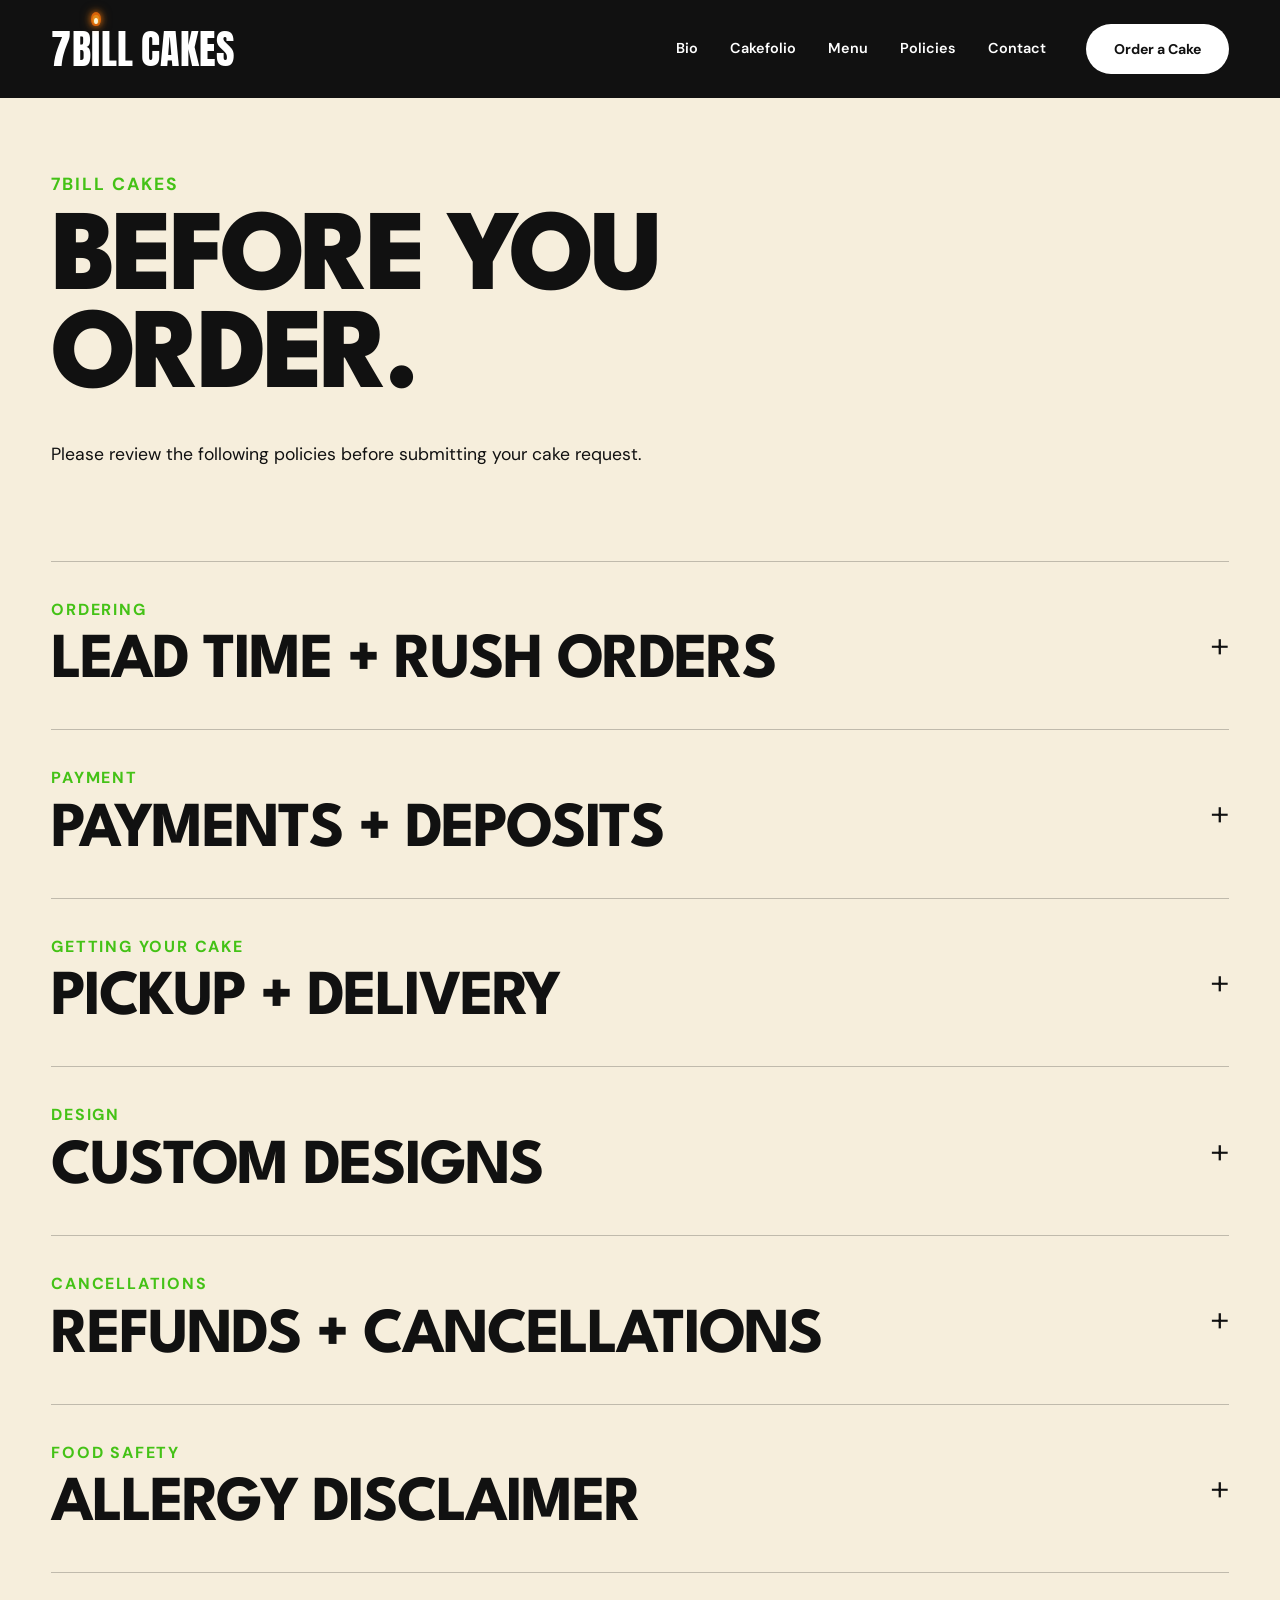
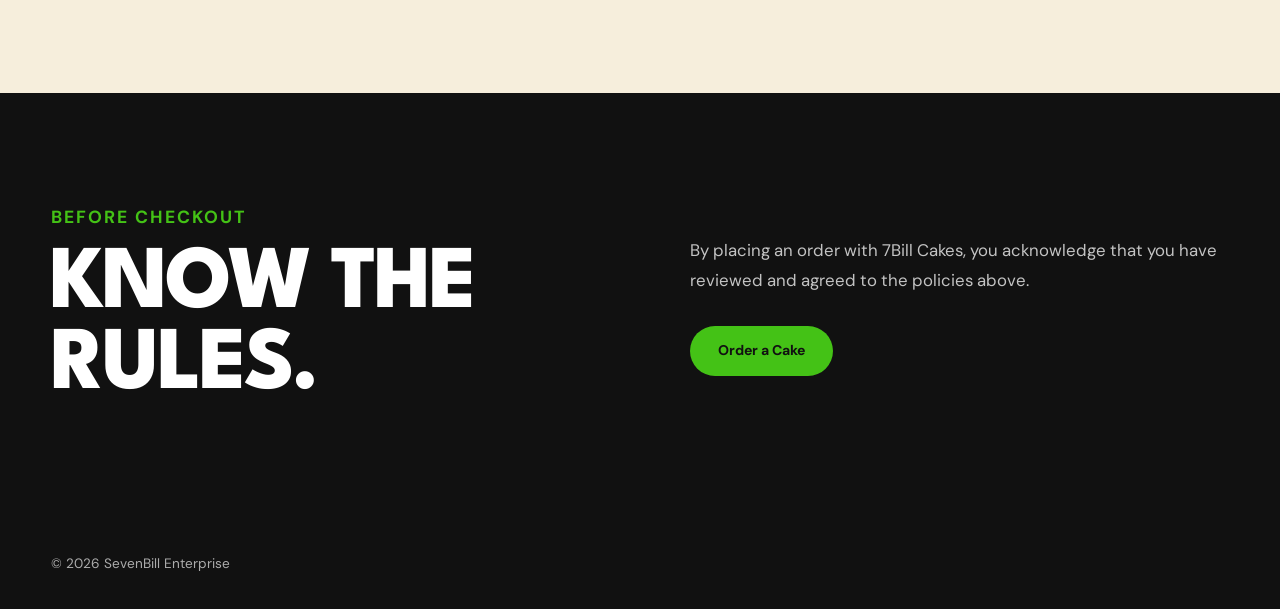
<file: policies.html>
<!DOCTYPE html>
<html lang="en">
<head>
    <meta charset="UTF-8">
    <meta name="viewport" content="width=device-width, initial-scale=1.0">

    <title>7Bill Cakes | Custom Cakes</title>

    <link rel="stylesheet" href="styles.css">
</head>

<body>

    <!-- =========================
         HEADER
    ========================== -->
    <header class="site-header">
        <div class="container header-inner">

            <a href="/" class="logo">
    <span class="logo-7bill">
        7B<span class="flame-i">I<span class="mini-flame"></span></span>LL
    </span>
    <span class="logo-cakes">CAKES</span>
        </a>

            <nav class="main-nav" id="mainNav">
                <a href="/bio/">Bio</a>
                <a href="/cakefolio/">Cakefolio</a> 
                <a href="/menu/">Menu</a>
                 <a href="policies.html">Policies</a>
                <a href="contact.html">Contact</a>
            </nav>

            <a href="order a cake.html" class="btn btn-header">
                Order a Cake
            </a>

            <button
                class="mobile-menu-btn"
                id="mobileMenuBtn"
                aria-label="Open navigation menu"
            >
                <span></span>
                <span></span>
                <span></span>
            </button>

        </div>
    </header>

 <!-- ========================================
         MAIN
    ========================================= -->

    <main>


        <!-- ========================================
             POLICIES
        ========================================= -->

        <section class="policies-page">

            <div class="container">


                <!-- PAGE INTRO -->

                <div class="policies-heading">

                    <p class="section-eyebrow">
                        7Bill Cakes
                    </p>


                    <h1>
                        Before You Order.
                    </h1>


                    <p class="policies-intro">
                        Please review the following policies before
                        submitting your cake request.
                    </p>

                </div>



                <!-- ========================================
                     POLICY ACCORDION
                ========================================= -->

                <div class="policies-accordion">


                    <!-- ========================================
                         LEAD TIME + RUSH ORDERS
                    ========================================= -->

                    <details class="policy-dropdown">

                        <summary>

                            <div>

                                <span class="policy-category">
                                    Ordering
                                </span>

                                <h2>
                                    Lead Time + Rush Orders
                                </h2>

                            </div>


                            <span class="policy-icon">
                                +
                            </span>

                        </summary>


                        <div class="policy-content">


                            <div class="policy-block">

                                <h3>
                                    Lead Time
                                </h3>

                                <p>
                                    Preferred lead time is a minimum
                                    of 5–7 days.
                                </p>

                                <p>
                                    Larger or more detailed orders
                                    may require additional notice.
                                </p>

                                <p>
                                    Rush orders may be accepted based
                                    on availability and will include
                                    additional fees.
                                </p>

                            </div>



                            <div class="policy-block">

                                <h3>
                                    Rush Orders
                                </h3>

                                <p>
                                    Any order with less than 5 days notice is subject to a rush fee. Rush orders start at an additional
                                    $50 minimum.
                                </p>


                                <p class="policy-small-heading">
                                    Rush pricing may increase depending on:
                                </p>


                                <ul class="policy-list">

                                    <li>Complexity</li>
                                    <li>Materials needed</li>
                                    <li>Timeline</li>
                                    <li>Availability</li>

                                </ul>

                            </div>


                        </div>

                    </details>



                    <!-- ========================================
                         PAYMENTS
                    ========================================= -->

                    <details class="policy-dropdown">

                        <summary>

                            <div>

                                <span class="policy-category">
                                    Payment
                                </span>

                                <h2>
                                    Payments + Deposits
                                </h2>

                            </div>


                            <span class="policy-icon">
                                +
                            </span>

                        </summary>


                        <div class="policy-content">


                            <div class="policy-block">

                                <h3>
                                    Accepted Payments
                                </h3>


                                <ul class="policy-list">

                                    <li>Cash</li>
                                    <li>Zelle</li>

                                </ul>

                            </div>



                            <div class="policy-block">

                                <h3>
                                    Deposits + Balances
                                </h3>

                                <p>
                                    A non-refundable $50 deposit is required
                                    to secure all orders. 
                                </p>
Deposits go toward total price.
                                <p>

                                </p>

                                <p>
                                    Deposits are transferable one time only.
                                </p>

                                <p>
                                    Remaining balances must be paid before
                                    pickup or delivery.
                                </p>

                            </div>


                        </div>

                    </details>



                    <!-- ========================================
                         PICKUP + DELIVERY
                    ========================================= -->

                    <details class="policy-dropdown">

                        <summary>

                            <div>

                                <span class="policy-category">
                                    Getting Your Cake
                                </span>

                                <h2>
                                    Pickup + Delivery
                                </h2>

                            </div>


                            <span class="policy-icon">
                                +
                            </span>

                        </summary>


                        <div class="policy-content">


                            <div class="policy-block">

                                <h3>
                                    Pickup + Delivery Options
                                </h3>

                                <p>
                                    7Bill Cakes is a home-based business.
                                </p>

                                <p>
                                    Pickup, meetup, and delivery options
                                    are available.
                                </p>

                            </div>



                            <div class="policy-block">

                                <h3>
                                    Delivery Fees
                                </h3>

                                <p>
                                    Delivery fees are determined by:
                                </p>


                                <ul class="policy-list">

                                    <li>Distance</li>
                                    <li>Time</li>
                                    <li>Location</li>

                                </ul>

                            </div>



                            <div class="policy-block">

                                <h3>
                                    Meetup Expectations
                                </h3>

                                <p>
                                    Customers are expected to arrive
                                    at agreed time.
                                </p>

                                <p>
                                    After a 20-minute grace period, you are subject to a late fee. 
                                </p>

                                <p>
                                    Failure to meet the agreed meetup
                                    time may result in:
                                </p>


                                <ul class="policy-list">

                                    <li>$20 late fee</li>

                                    <li>
                                        Required pickup from
                                        business location
                                    </li>

                                </ul>

                            </div>



                            <div class="policy-block policy-important">

                                <span>
                                    Please Note
                                </span>

                                <p>
                                    7Bill Cakes is not responsible for
                                    damage once the cake leaves
                                    business's possession.
                                </p>

                            </div>


                        </div>

                    </details>



                    <!-- ========================================
                         CUSTOM DESIGNS
                    ========================================= -->

                    <details class="policy-dropdown">

                        <summary>

                            <div>

                                <span class="policy-category">
                                    Design
                                </span>

                                <h2>
                                    Custom Designs
                                </h2>

                            </div>


                            <span class="policy-icon">
                                +
                            </span>

                        </summary>


                        <div class="policy-content">


                            <div class="policy-block">

                                <h3>
                                    Inspiration + Design
                                </h3>

                                <p>
                                    Inspiration photos are welcomed.
                                </p>

                                <p>
                                    Exact replicas are not guaranteed.
                                </p>

                                <p>
                                    Mockups may be provided before
                                    production.
                                </p>

                            </div>



                            <div class="policy-block">

                                <h3>
                                    Design Changes
                                </h3>

                                <p>
                                    Any requested design changes after
                                    approval may result in additional
                                    charges and are not guaranteed based on timing and availability.
                                </p>

                            </div>


                        </div>

                    </details>



                    <!-- ========================================
                         CANCELLATIONS + REFUNDS
                    ========================================= -->

                    <details class="policy-dropdown">

                        <summary>

                            <div>

                                <span class="policy-category">
                                    Cancellations
                                </span>

                                <h2>
                                    Refunds + Cancellations
                                </h2>

                            </div>


                            <span class="policy-icon">
                                +
                            </span>

                        </summary>


                        <div class="policy-content">


                            <div class="policy-block">

                                <h3>
                                    Deposits
                                </h3>

                                <p>
                                    Deposits are non-refundable. No exceptions.
                                </p>

                                <p>
                                    Deposits are transferable one
                                    time only.
                                </p>

                            </div>



                            <div class="policy-block">

                                <h3>
                                    Refunds
                                </h3>

                                <p>
                                    No refunds will be issued. A mockup will be provided to customer, any changes will need to be requested at this time. 
                                </p>

                                <p>
                                   Cakes are completed a day before pickup/delivery, at that time a picture will be taken to show final product, this will be the last time to 
                                   request a minor change. (Minor change ex: 4 bows on a cake instead of 2.)
                                </p>

                            </div>



                            <div class="policy-block">

                                <h3>
                                    7Bill Cakes Cancellations
                                </h3>

                                <p>
                                    If 7Bill Cakes must cancel due to
                                    an emergency or unforeseen
                                    circumstances, a full refund
                                    will be issued.
                                </p>

                            </div>


                        </div>

                    </details>



                    <!-- ========================================
                         ALLERGIES
                    ========================================= -->

                    <details class="policy-dropdown">

                        <summary>

                            <div>

                                <span class="policy-category">
                                    Food Safety
                                </span>

                                <h2>
                                    Allergy Disclaimer
                                </h2>

                            </div>


                            <span class="policy-icon">
                                +
                            </span>

                        </summary>


                        <div class="policy-content">


                            <div class="policy-block">

                                <h3>
                                    Home Kitchen
                                </h3>

                                <p>
                                    7Bill Cakes operates from a home
                                    kitchen that may contain:
                                </p>


                                <ul class="policy-list">

                                    <li>Nuts</li>
                                    <li>Dairy</li>
                                    <li>Eggs</li>
                                    <li>Wheat</li>
                                    <li>Soy</li>
                                    <li>Other allergens</li>

                                </ul>

                            </div>



                            <div class="policy-block">

                                <h3>
                                    Allergy Requests
                                </h3>

                                <p>
                                    Allergy-friendly requests may be
                                    accommodated, but products are not
                                    allergen-free.
                                </p>

                                <p>
                                    Customers are responsible for
                                    informing 7Bill Cakes of all
                                    allergies before ordering.
                                </p>

                            </div>



                            <div class="policy-block policy-important">

                                <span>
                                    Allergy Disclaimer
                                </span>

                                <p>
                                    7Bill Cakes is not liable for
                                    allergic reactions.
                                </p>

                            </div>


                        </div>

                    </details>


                </div>

            </div>

        </section>



        <!-- ========================================
             POLICY AGREEMENT
        ========================================= -->

        <section class="policy-agreement">

            <div class="container policy-agreement-layout">


                <div>

                    <p class="section-eyebrow">
                        Before Checkout
                    </p>

                    <h2>
                        Know The Rules.
                    </h2>

                </div>


                <div class="policy-agreement-copy">

                    <p>
                        By placing an order with 7Bill Cakes,
                        you acknowledge that you have reviewed
                        and agreed to the policies above.
                    </p>


                    <a
                        href="order a cake.html"
                        class="btn btn-primary"
                    >
                        Order a Cake
                    </a>

                </div>


            </div>

        </section>


    </main>











 <!-- =========================
         FOOTER PLACEHOLDER
    ========================== -->
    <footer class="site-footer" id="contact">
        <div class="container">
            <p>© 2026 SevenBill Enterprise</p>
        </div>
    </footer>


    <script src="scripts.js"></script>


    </body>
</html>
</file>
<file: styles.css>
/* ========================================
   GOOGLE FONT IMPORT
======================================== */

@import url('https://fonts.googleapis.com/css2?family=Anton&family=DM+Sans:wght@400;500;600;700&family=League+Spartan:wght@400;600;700;800&display=swap');

@import url('https://fonts.googleapis.com/css2?family=Rubik+Spray+Paint&display=swap');


/* ========================================
   ROOT VARIABLES
======================================== */

:root {

    --cream: #f6eedc;
    --white: #ffffff;
    --black: #111111;
    --gray: #6b6b6b;

    /*
       Temporary accent color.
       We can change this once we lock in
       the actual 7Bill brand palette.
    */
    --accent: #44c216;

    --font-heading: "League Spartan", sans-serif;
    --font-body: "DM Sans", sans-serif;

    --container-width: 1240px;
}


/* ========================================
   RESET
======================================== */

* {
    margin: 0;
    padding: 0;
    box-sizing: border-box;
}

html {
    scroll-behavior: smooth;
}

body {
    font-family: var(--font-body);
    background: var(--cream);
    color: var(--black);
    line-height: 1.6;
}

img {
    width: 100%;
    display: block;
}

a {
    color: inherit;
    text-decoration: none;
}

button {
    font: inherit;
}


/* ========================================
   CONTAINER
======================================== */

.container {
    width: min(92%, var(--container-width));
    margin-inline: auto;
}

/* ========================================
   PRELOADER
======================================== */

.preloader {
    position: fixed;
    inset: 0;

    width: 100%;
    height: 100vh;

    display: flex;
    align-items: center;
    justify-content: center;

    background: #000000;

    z-index: 9999;

    opacity: 1;
    visibility: visible;

    transition:
        opacity 0.7s ease,
        visibility 0.7s ease;
}


.preloader.loaded {
    opacity: 0;
    visibility: hidden;

    pointer-events: none;
}


/* ========================================
   OVEN LOADER
======================================== */

.oven-loader {
    width: 280px;

    perspective: 900px;
}


.oven {
    position: relative;

    width: 280px;
    height: 300px;

    background: #3B2D21;

    border: 4px solid #E28918;

    border-radius: 18px;

    box-shadow:
        0 0 0 2px rgba(234, 192, 103, 0.15);
}


/* ========================================
   OVEN TOP
======================================== */

.oven-top {
    height: 70px;

    display: flex;
    align-items: center;
    justify-content: center;

    gap: 28px;

    border-bottom:
        3px solid rgba(250, 244, 214, 0.18);
}


.oven-knob {
    width: 26px;
    height: 26px;

    border-radius: 50%;

    background: #000000;

    border: 3px solid #EAC067;
}


/* ========================================
   OVEN CAVITY
======================================== */

.oven-cavity {
    position: absolute;

    left: 22px;
    right: 22px;

    top: 88px;

    height: 165px;

    overflow: hidden;

    background: #080808;

    border-radius: 8px;

    box-shadow:
        inset 0 0 30px rgba(0, 0, 0, 0.9);
}


/* GLOW INSIDE */

.oven-glow {
    position: absolute;

    inset: 0;

    background:
        radial-gradient(
            circle at 50% 70%,
            rgba(234, 192, 103, 0.95) 0%,
            rgba(226, 137, 24, 0.75) 25%,
            rgba(216, 99, 9, 0.35) 50%,
            transparent 75%
        );

    opacity: 0;

    filter: blur(10px);

    animation:
        ovenGlow 1.4s ease 0.6s forwards;
}


/* RACK */

.oven-rack {
    position: absolute;

    left: 18px;
    right: 18px;

    bottom: 46px;

    height: 3px;

    background:
        rgba(250, 244, 214, 0.35);

    box-shadow:
        0 12px 0 rgba(250, 244, 214, 0.18);
}


/* LITTLE CAKE */

.oven-cake {
    position: absolute;

    left: 50%;
    bottom: 50px;

    width: 90px;
    height: 42px;

    transform:
        translateX(-50%)
        scale(0.8);

    border-radius:
        12px 12px 5px 5px;

    background:
        linear-gradient(
            to bottom,
            #FAF4D6 0 25%,
            #FAF4D6 25% 58%,
            #FAF4D6 58% 100%
        );

    opacity: 0;

    animation:
        cakeReveal 0.7s ease 1.1s forwards;
}


/* ========================================
   OVEN DOOR
======================================== */

.oven-door {
    position: absolute;

    left: 18px;
    right: 18px;

    top: 82px;

    height: 178px;

    background: #111111;

    border:
        4px solid #3B2D21;

    border-radius: 10px;

    transform-origin: bottom center;

    transform: rotateX(0deg);

    z-index: 4;

    animation:
        ovenDoorOpen 1s
        cubic-bezier(.7, 0, .25, 1)
        0.35s forwards;
}


/* WINDOW */

.oven-window {
    position: absolute;

    left: 24px;
    right: 24px;

    top: 32px;
    bottom: 28px;

    background:
        linear-gradient(
            145deg,
            #080808,
            #1a1a1a
        );

    border:
        3px solid #000000;

    border-radius: 6px;
}


/* HANDLE */

.oven-handle {
    position: absolute;

    width: 165px;
    height: 12px;

    left: 50%;
    top: 12px;

    transform:
        translateX(-50%);

    border-radius: 20px;

    background: #EAC067;
}


/* ========================================
   ANIMATIONS
======================================== */

@keyframes ovenDoorOpen {

    0% {
        transform:
            rotateX(0deg);
    }

    70% {
        transform:
            rotateX(-72deg);
    }

    100% {
        transform:
            rotateX(-68deg);
    }

}


@keyframes ovenGlow {

    0% {
        opacity: 0;
        transform: scale(0.8);
    }

    55% {
        opacity: 1;
        transform: scale(1.08);
    }

    100% {
        opacity: 0.9;
        transform: scale(1);
    }

}


@keyframes cakeReveal {

    from {
        opacity: 0;

        transform:
            translateX(-50%)
            scale(0.75);
    }

    to {
        opacity: 1;

        transform:
            translateX(-50%)
            scale(1);
    }

}

/* ========================================
   HEADER
======================================== */

.site-header {
    position: absolute;
    top: 0;
    left: 0;

    width: 100%;

    padding: 24px 0;

    background: var(--black);

    z-index: 100;
}

.header-inner {
    display: flex;
    align-items: center;
    justify-content: space-between;

    gap: 40px;
}


/* LOGO */

.site-logo {
    font-family: var(--font-heading);
    font-size: 1.8rem;
    font-weight: 800;

    color: var(--white);
    letter-spacing: -1px;
}

.site-logo span {
    font-weight: 500;
}


/* NAV */

.main-nav {
    display: flex;
    align-items: center;
    gap: 32px;

    margin-left: auto;
}

.main-nav a {
    color: var(--white);

    font-size: 0.9rem;
    font-weight: 600;

    transition: opacity 0.3s ease;
}

.main-nav a:hover {
    opacity: 0.65;
}


/* ========================================
   BUTTONS
======================================== */

.btn {
    display: inline-flex;
    align-items: center;
    justify-content: center;

    min-height: 50px;

    padding: 0 28px;

    border-radius: 100px;

    font-size: 0.88rem;
    font-weight: 700;

    transition:
        background 0.3s ease,
        color 0.3s ease,
        transform 0.3s ease;
}

.btn:hover {
    transform: translateY(-2px);
}


/* HEADER BUTTON */

.btn-header {
    background: var(--white);
    color: var(--black);
}

.btn-header:hover {
    background: var(--accent);
}


/* PRIMARY */

.btn-primary {
    background: var(--accent);
    color: var(--black);
}

.btn-primary:hover {
    background: var(--white);
}


/* SECONDARY */

.btn-secondary {
    border: 1px solid rgba(255, 255, 255, 0.7);

    color: var(--white);

    background: transparent;
}

.btn-secondary:hover {
    background: var(--white);
    color: var(--black);
}


/* ========================================
   MOBILE MENU BUTTON
======================================== */

.mobile-menu-btn {
    display: none;

    width: 42px;
    height: 42px;

    border: 0;
    background: transparent;

    cursor: pointer;
}

.mobile-menu-btn span {
    display: block;

    width: 24px;
    height: 2px;

    margin: 5px auto;

    background: var(--white);
}



/* ========================================
   7BILL NAV LOGO
======================================== */

.logo {
    display: inline-flex;
    align-items: center;
    gap: 7px;

    color: #ffffff;
    text-decoration: none;

    line-height: 1;
}


.logo-7bill,
.logo-cakes {
    font-family: "Anton", sans-serif;
    font-size: 2.5rem;
    font-weight: 400;
    letter-spacing: 0.5px;
}


/* ========================================
   FLAMING I
======================================== */

.flame-i {
    position: relative;

    display: inline-block;

    /* gives the flame room above the I */
    margin-top: 0;
}


/* Main flame */

.mini-flame {
    position: absolute;

    width: 10px;
    height: 14px;

    left: 50%;

    /*
       IMPORTANT:
       More negative = flame moves upward.
       This creates the visible separation.
    */
    top: -17px;

    transform:
        translateX(-50%);

    background: #D86309;

    border-radius: 50% 50% 45% 45%;

    box-shadow:
        0 0 6px rgba(216, 99, 9, 0.85),
        0 0 11px rgba(226, 137, 24, 0.55);

    transform-origin: center bottom;

    animation:
        flameFlicker 0.55s
        ease-in-out
        infinite alternate;
}


/* Golden inner flame */

.mini-flame::before {
    content: "";

    position: absolute;

    width: 7px;
    height: 9px;

      left: 50%;
    bottom: 2px;

    transform: translateX(-50%);

    background: #E28918;

   border-radius: 50% 50% 45% 45%;
}


/* Cream hot center */

.mini-flame::after {
    content: "";

    position: absolute;

    width: 4px;
    height: 6px;

 left: 50%;
    bottom: 2px;

    transform: translateX(-50%);

    background: #FAF4D6;

    border-radius: 50%;
}


/* ========================================
   FLAME ANIMATION
======================================== */

@keyframes flameFlicker {

    0% {
        transform:
            translateX(-50%)
            scaleX(1)
            scaleY(1);
    }

    30% {
        transform:
            translateX(-50%)
            translateX(-1px)
            scaleX(0.9)
            scaleY(1.08);
    }

    60% {
        transform:
            translateX(-50%)
            translateX(1px)
            scaleX(1.05)
            scaleY(0.96);
    }

    100% {
        transform:
            translateX(-50%)
            scaleX(0.94)
            scaleY(1.1);
    }
}

/* ========================================
   HERO
======================================== */

.hero {
    position: relative;

    min-height: 760px;
    height: 100vh;

    display: flex;
    align-items: center;

    overflow: hidden;

    background: var(--black);
}


/* HERO IMAGE */

.hero-image {
    position: absolute;
    inset: 0;
}

.hero-image img,
.hero-image video {
    width: 100%;
    height: 100%;

    object-fit: cover;
    object-position: center;

    display: block;
}


/* HERO OVERLAY */

.hero-overlay {
    position: absolute;
    inset: 0;

    background:
        linear-gradient(
            90deg,
            rgba(0, 0, 0, 0.82) 0%,
            rgba(0, 0, 0, 0.52) 45%,
            rgba(0, 0, 0, 0.15) 100%
        );
}


/* HERO CONTENT */

.hero-content {
    position: relative;
    z-index: 2;

    padding-top: 100px;
}

.hero-eyebrow {
    margin-bottom: 20px;

    color: var(--accent);

    font-size: 1.1rem;
    font-weight: 700;

    letter-spacing: 2px;
    text-transform: uppercase;
}

.hero h1 {
    max-width: 800px;

    color: var(--white);

    font-family: var(--font-heading);

    font-size: clamp(4rem, 7.5vw, 7.5rem);
    font-weight: 800;

    line-height: 0.88;
    letter-spacing: -5px;

    text-transform: uppercase;
}

.hero h1 span {
    display: block;
    color: var(--accent);
}

.hero-description {
    max-width: 540px;

    margin-top: 28px;

    color: rgba(255, 255, 255, 0.82);

    font-size: 1.08rem;
    line-height: 1.75;
}


/* HERO BUTTONS */

.hero-actions {
    display: flex;
    gap: 14px;

    margin-top: 35px;
}


/* SCROLL INDICATOR */

.hero-scroll {
    position: absolute;

    right: 4%;
    bottom: 40px;

    z-index: 2;

    display: flex;
    align-items: center;
    gap: 12px;

    color: var(--white);

    font-size: 0.75rem;
    font-weight: 600;

    letter-spacing: 1.5px;
    text-transform: uppercase;
}

.scroll-arrow {
    display: flex;
    align-items: center;
    justify-content: center;

    width: 38px;
    height: 38px;

    border: 1px solid rgba(255, 255, 255, 0.5);
    border-radius: 50%;
}


/* ========================================
   PLACEHOLDER SECTIONS
======================================== */

.section-placeholder {
    min-height: 500px;

    display: flex;
    align-items: center;

    padding: 80px 0;
}

.section-placeholder h2 {
    font-family: var(--font-heading);

    font-size: clamp(3rem, 7vw, 6rem);
    line-height: 0.95;

    letter-spacing: -3px;
    text-transform: uppercase;
}

.section-eyebrow {
    margin-bottom: 15px;

    color: var(--accent);

    font-size: 1.1rem;
    font-weight: 700;

    letter-spacing: 2px;
    text-transform: uppercase;
}


/* DARK SECTIONS */

.section-dark {
    background: var(--black);
    color: var(--white);
}

/* ========================================
   HOMEPAGE SECTION CONTENT
======================================== */

.section-placeholder {
    display: block;
}

.section-intro {
    max-width: 650px;

    margin-top: 25px;

    font-size: 1.05rem;
    line-height: 1.8;
}

/* ========================================
   FEATURED CAKES
======================================== */

#cakes {
    padding-top: 35px !important;
    padding-bottom: 50px !important;
}


.cake-grid {
    display: grid;

    grid-template-columns:
        repeat(3, 1fr);

    gap: 22px;

    margin-top: 60px;
}


/*
   Empty image areas for now.

   When you're ready to add photos,
   put an <img> inside .cake-image-slot.
*/

.cake-image-slot {
    width: 100%;
    height: 380px;

    border-radius: 18px;

    overflow: hidden;
}


.cake-image-slot img {
    width: 100%;
    height: 100%;

    object-fit: cover;
}


/* ========================================
   TEXT LINKS
======================================== */

.text-link {
    display: inline-block;

    margin-top: 35px;
    padding-bottom: 4px;

    font-weight: 700;

    border-bottom: 1px solid currentColor;
}


/* ========================================
   MENU + PRICING
======================================== */

.menu-preview-grid {
    display: grid;

    grid-template-columns:
        repeat(3, 1fr);

    gap: 22px;

    margin-top: 60px;
}


.menu-preview-card {
    min-height: 300px;

    padding: 40px;

    display: flex;
    flex-direction: column;
    justify-content: flex-start;

    border: 1px solid currentColor;
    border-radius: 22px;
}


.menu-number {
    display: block;

    margin-bottom: 55px;

    font-family: var(--font-heading);

    font-size: 1rem;
    font-weight: 800;
}


.menu-preview-card h3 {
    margin-bottom: 18px;

    font-family: var(--font-heading);

    font-size: 1.6rem;
    font-weight: 700;

    text-transform: uppercase;
}


.menu-preview-card p {
    line-height: 1.7;
}


/* SECTION BUTTON */

.btn-section {
    margin-top: 40px;

    background: var(--white);
    color: var(--black);
}


/* ========================================
   ORDER PROCESS
======================================== */

.process-grid {
    display: grid;

    grid-template-columns:
        repeat(4, 1fr);

    margin-top: 65px;

    border-top: 1px solid currentColor;
}


.process-step {
    min-height: 270px;

    padding: 40px 30px 20px 0;
}


.process-step:not(:last-child) {
    border-right: 1px solid currentColor;
}


.process-step + .process-step {
    padding-left: 30px;
}


.process-number {
    display: block;

    margin-bottom: 35px;

    color: var(--accent);

    font-family: var(--font-heading);

    font-size: 1.4rem;

    font-weight: 800;
}


.process-step h3 {
    margin-bottom: 18px;

    font-family: var(--font-heading);

    font-size: 1.6rem;
    font-weight: 700;

    text-transform: uppercase;
}


.process-step p {
    line-height: 1.7;
}


/* ========================================
   ORDER POLICIES
======================================== */

.policy-section {
    padding: 140px 0;
}

.policy-layout {
    width: min(92%, var(--container-width));
    margin-inline: auto;

    display: grid;
    grid-template-columns: 1fr 1fr;

    gap: 100px;
}


.policy-list {
    border-top: 1px solid currentColor;
}


.policy-item {
    padding: 30px 0;

    border-bottom: 1px solid currentColor;
}


.policy-item h3 {
    margin-bottom: 12px;

    font-family: var(--font-heading);

    font-size: 1.5rem;

    text-transform: uppercase;
}


.policy-item p {
    line-height: 1.7;
}

.policy-heading .text-link {
    margin-top: 35px;
}

.policy-section {
    padding: 100px 0 80px;
}


/* ========================================
   INSTAGRAM
======================================== */

.instagram-grid {
    display: grid;

    grid-template-columns:
        repeat(4, 1fr);

    gap: 14px;

    margin-top: 60px;
}


/*
   Empty Instagram image areas.
*/

.instagram-image-slot {
    width: 100%;

    aspect-ratio: 1 / 1;

    overflow: hidden;
}


.instagram-image-slot img {
    width: 100%;
    height: 100%;

    object-fit: cover;
}


/* ========================================
   FINAL CTA
======================================== */

.final-cta {
    text-align: center;
}


.final-cta-content {
    display: flex;

    flex-direction: column;
    align-items: center;
}


.final-cta-content h2 {
    max-width: 900px;
}


.final-cta-description {
    max-width: 600px;

    margin-top: 30px;

    font-size: 1.05rem;

    line-height: 1.8;
}


/* ========================================
   TABLET
======================================== */

@media (max-width: 950px) {

    .cake-grid {
        grid-template-columns:
            repeat(2, 1fr);
    }


    .menu-preview-grid {
        grid-template-columns: 1fr;
    }


    .process-grid {
        grid-template-columns:
            repeat(2, 1fr);
    }


    .process-step {
        border-right: none !important;
    }


    .process-step + .process-step {
        padding-left: 0;
    }


    .policy-layout {
        grid-template-columns: 1fr;

        gap: 60px;
    }


    .instagram-grid {
        grid-template-columns:
            repeat(2, 1fr);
    }

}


/* ========================================
   MOBILE
======================================== */

@media (max-width: 650px) {

    .cake-grid {
        grid-template-columns: 1fr;
    }


    .cake-image-slot {
        height: 400px;
    }


    .menu-preview-card {
        min-height: auto;

        padding: 30px;
    }


    .menu-number {
        margin-bottom: 30px;
    }


    .process-grid {
        grid-template-columns: 1fr;
    }


    .process-step {
        min-height: auto;

        padding:
            35px 0;
    }


    .process-step:not(:last-child) {
        border-bottom:
            1px solid currentColor;
    }


    .instagram-grid {
        grid-template-columns:
            repeat(2, 1fr);
    }

}

/* ========================================
   FOOTER
======================================== */

.site-footer {
    padding: 35px 0;

    background: var(--black);
    color: rgba(255, 255, 255, 0.65);

    font-size: 0.85rem;
}


/* ========================================
   TABLET
======================================== */

@media (max-width: 950px) {

    .main-nav {
        display: none;
    }

    .btn-header {
        display: none;
    }

    .mobile-menu-btn {
        display: block;
    }

    .main-nav.active {
    display: flex;
    position: absolute;

    top: 100%;
    left: 0;

    width: 100%;

    flex-direction: column;
    align-items: flex-start;

    gap: 0;

    padding: 20px 4% 25px;

    background: var(--black);

    z-index: 101;
}

.main-nav.active a {
    width: 100%;

    padding: 14px 0;

    border-bottom: 1px solid rgba(255, 255, 255, 0.15);
}

    .hero {
        min-height: 720px;
    }

    .hero h1 {
        max-width: 650px;

        letter-spacing: -3px;
    }

}


/* ========================================
   MOBILE
======================================== */

@media (max-width: 650px) {

    .site-header {
        padding: 20px 0;
    }

    .site-logo {
        font-size: 1.5rem;
    }


    /* HERO */

    .hero {
        min-height: 720px;
        height: auto;

        padding: 150px 0 100px;
    }

    .hero-overlay {
        background:
            linear-gradient(
                0deg,
                rgba(0, 0, 0, 0.88) 0%,
                rgba(0, 0, 0, 0.58) 60%,
                rgba(0, 0, 0, 0.30) 100%
            );
    }

    .hero-content {
        padding-top: 0;
    }

    .hero h1 {
        font-size: clamp(3.3rem, 15vw, 5rem);

        line-height: 0.9;
        letter-spacing: -2.5px;
    }

    .hero-description {
        font-size: 1rem;
    }

    .hero-actions {
        flex-direction: column;

        align-items: flex-start;
    }

    .hero-actions .btn {
        width: 100%;
    }

    .hero-scroll {
        display: none;
    }


    /* PLACEHOLDERS */

    .section-placeholder {
        min-height: 400px;

        padding: 80px 0;
    }

    .section-placeholder h2 {
        letter-spacing: -2px;
    }

}

/* ========================================
   BIO PAGE
======================================== */

.bio-page {
    min-height: 100vh;

    display: flex;
    align-items: center;

    padding: 160px 0 100px;
}


.bio-layout {
    display: grid;

    grid-template-columns: 1fr 1fr;

    gap: 90px;

    align-items: center;
}


.bio-image {
    width: 100%;
    min-height: 650px;

    overflow: hidden;

    border-radius: 18px;
}


.bio-image img {
    width: 100%;
    height: 100%;

    object-fit: cover;
}


.bio-content h1 {
    max-width: 600px;

    font-family: var(--font-heading);

    font-size: clamp(3.5rem, 7vw, 6.5rem);

    font-weight: 800;

    line-height: 0.9;

    letter-spacing: -4px;

    text-transform: uppercase;
}


.bio-copy {
    max-width: 600px;

    margin-top: 35px;

    font-size: 1.05rem;

    line-height: 1.9;
}


.bio-copy p + p {
    margin-top: 20px;
}


/* ========================================
   BIO CTA
======================================== */

.bio-cta {
    padding: 100px 0;

    background: var(--black);

    color: var(--white);

    text-align: center;
}


.bio-cta .container {
    display: flex;

    flex-direction: column;
    align-items: center;
}


.bio-cta h2 {
    max-width: 800px;

    font-family: var(--font-heading);

    font-size: clamp(3rem, 7vw, 6rem);

    line-height: 0.9;

    letter-spacing: -3px;

    text-transform: uppercase;
}


/* ========================================
   TABLET
======================================== */

@media (max-width: 950px) {

    .bio-layout {
        grid-template-columns: 1fr;

        gap: 50px;
    }

    .bio-image {
        min-height: 550px;
    }

}


/* ========================================
   MOBILE
======================================== */

@media (max-width: 650px) {

    .bio-page {
        padding: 130px 0 80px;
    }

    .bio-image {
        min-height: 420px;
    }

    .bio-content h1 {
        letter-spacing: -2px;
    }

}

/* ========================================
   CAKEFOLIO PAGE
======================================== */

.portfolio-page {
    padding: 160px 0 110px;

    background: var(--cream);
}


/* ========================================
   CAKEFOLIO HEADING
======================================== */

.portfolio-heading {
    margin-bottom: 70px;
}


.portfolio-heading h1 {
    max-width: 900px;

    font-family: var(--font-heading);

    font-size: clamp(3.8rem, 8vw, 7rem);

    font-weight: 800;

    line-height: 0.9;

    letter-spacing: -4px;

    text-transform: uppercase;
}


/* ========================================
   PORTFOLIO GALLERY
======================================== */

.portfolio-gallery {
    display: grid;

    grid-template-columns:
        repeat(12, 1fr);

    grid-auto-rows: 90px;

    gap: 18px;
}


/* ========================================
   PORTFOLIO ITEM
======================================== */

.portfolio-item {
    position: relative;

    grid-column: span 4;
    grid-row: span 4;

    overflow: hidden;

    border-radius: 18px;

    background: var(--black);
}


/* TALL ITEM */

.portfolio-item.portfolio-tall {
    grid-column: span 4;
    grid-row: span 6;
}


/* WIDE ITEM */

.portfolio-item.portfolio-wide {
    grid-column: span 8;
    grid-row: span 4;
}


/* ========================================
   PORTFOLIO IMAGES + VIDEOS
======================================== */

.portfolio-item img,
.portfolio-item video {
    width: 100%;
    height: 100%;

    object-fit: cover;
    object-position: center;

    display: block;

    transition:
        transform 0.45s ease;
}

.portfolio-item.portfolio-wide video {
    object-fit: contain;
    background: var(--black);
}

.portfolio-item:hover img {
    transform: scale(1.04);
}


/* ========================================
   VIDEO
======================================== */

.portfolio-item video {
    background: var(--black);
}


/* ========================================
   CAKEFOLIO CTA
======================================== */

.portfolio-cta {
    padding: 110px 0;

    background: var(--black);

    color: var(--white);

    text-align: center;
}


.portfolio-cta-content {
    display: flex;

    flex-direction: column;

    align-items: center;
}


.portfolio-cta h2 {
    max-width: 850px;

    font-family: var(--font-heading);

    font-size: clamp(3.5rem, 7vw, 6rem);

    font-weight: 800;

    line-height: 0.9;

    letter-spacing: -3px;

    text-transform: uppercase;
}


.portfolio-cta .btn {
    margin-top: 35px;
}


/* ========================================
   TABLET
======================================== */

@media (max-width: 950px) {

    .portfolio-page {
        padding: 140px 0 90px;
    }


    .portfolio-gallery {
        grid-template-columns:
            repeat(2, 1fr);

        grid-auto-rows: auto;

        gap: 16px;
    }


    .portfolio-item,
    .portfolio-item.portfolio-tall,
    .portfolio-item.portfolio-wide {
        grid-column: auto;
        grid-row: auto;
    }


    .portfolio-item {
        aspect-ratio: 1 / 1;
    }


    .portfolio-item.portfolio-tall {
        aspect-ratio: 4 / 5;
    }


    .portfolio-item.portfolio-wide {
        grid-column: span 2;

        aspect-ratio: 16 / 8;
    }

}


/* ========================================
   MOBILE
======================================== */

@media (max-width: 650px) {

    .portfolio-page {
        padding: 130px 0 75px;
    }


    .portfolio-heading {
        margin-bottom: 45px;
    }


    .portfolio-heading h1 {
        letter-spacing: -2px;
    }


    .portfolio-gallery {
        grid-template-columns: 1fr;

        gap: 14px;
    }


    .portfolio-item,
    .portfolio-item.portfolio-tall,
    .portfolio-item.portfolio-wide {
        grid-column: auto;

        width: 100%;
    }


    .portfolio-item {
        aspect-ratio: 1 / 1;
    }


    .portfolio-item.portfolio-tall {
        aspect-ratio: 4 / 5;
    }


    .portfolio-item.portfolio-wide {
        aspect-ratio: 16 / 10;
    }


    .portfolio-cta {
        padding: 80px 0;
    }


    .portfolio-cta h2 {
        letter-spacing: -2px;
    }

}

/* ========================================
   CONTACT PAGE
======================================== */

.contact-page {
    padding: 160px 0 110px;

    background: var(--cream);
}


.contact-layout {
    display: grid;

    grid-template-columns:
        0.9fr 1.1fr;

    gap: 100px;

    align-items: start;
}


/* ========================================
   CONTACT INTRO
======================================== */

.contact-intro h1 {
    max-width: 600px;

    font-family: var(--font-heading);

    font-size:
        clamp(4rem, 8vw, 7rem);

    font-weight: 800;

    line-height: 0.9;

    letter-spacing: -4px;

    text-transform: uppercase;
}


.contact-description {
    max-width: 540px;

    margin-top: 30px;

    font-size: 1.05rem;

    line-height: 1.8;
}


/* ========================================
   CONTACT DETAILS
======================================== */

.contact-details {
    margin-top: 55px;
}


.contact-detail {
    padding: 22px 0;

    border-top:
        1px solid
        rgba(0, 0, 0, 0.18);
}


.contact-detail:last-child {
    border-bottom:
        1px solid
        rgba(0, 0, 0, 0.18);
}


.contact-label {
    display: block;

    margin-bottom: 6px;

    color: var(--accent);

    font-size: 1rem;
    font-weight: 700;

    letter-spacing: 1.5px;

    text-transform: uppercase;
}


.contact-detail a,
.contact-detail p {
    font-size: 1rem;
    font-weight: 600;
}


/* ========================================
   CONTACT FORM
======================================== */

.contact-form-wrap {
    padding: 45px;

    background: var(--black);

    color: var(--white);

    border-radius: 22px;
}


.contact-form {
    display: flex;

    flex-direction: column;

    gap: 24px;
}


.form-group {
    display: flex;

    flex-direction: column;

    gap: 8px;
}


.form-group label {
    font-size: 1rem;
    font-weight: 700;
}


.form-group input,
.form-group textarea {
    width: 100%;

    padding: 15px 16px;

    border:
        1px solid
        rgba(255, 255, 255, 0.25);

    border-radius: 10px;

    outline: none;

    background:
        rgba(255, 255, 255, 0.06);

    color: var(--white);

    transition:
        border-color 0.3s ease,
        background 0.3s ease;
}


.form-group input::placeholder,
.form-group textarea::placeholder {
    color:
        rgba(255, 255, 255, 0.45);
}


.form-group input:focus,
.form-group textarea:focus {
    border-color: var(--accent);

    background:
        rgba(255, 255, 255, 0.1);
}


.form-group textarea {
    resize: vertical;
}

.contact-submit {
    align-self: flex-start;

    border: 0;

    cursor: pointer;
}

/* Form submission message */

.form-status {
    margin-top: 5px;

    font-size: 0.95rem;
    font-weight: 600;

    line-height: 1.5;

    text-align: left;
}


/* ========================================
   CONTACT ORDER CTA
======================================== */

.contact-order-cta {
    padding: 110px 0;

    background: var(--black);

    color: var(--white);

    text-align: center;
}


.contact-order-content {
    display: flex;

    flex-direction: column;

    align-items: center;
}


.contact-order-content h2 {
    max-width: 850px;

    font-family: var(--font-heading);

    font-size:
        clamp(3.5rem, 7vw, 6rem);

    font-weight: 800;

    line-height: 0.9;

    letter-spacing: -3px;

    text-transform: uppercase;
}


.contact-order-content p:not(.section-eyebrow) {
    max-width: 560px;

    margin-top: 25px;

    color:
        rgba(255, 255, 255, 0.72);

    line-height: 1.8;
}


.contact-order-content .btn {
    margin-top: 35px;
}



/* ========================================
   TABLET
======================================== */

@media (max-width: 950px) {

    .contact-layout {
        grid-template-columns: 1fr;

        gap: 60px;
    }

}


/* ========================================
   MOBILE
======================================== */

@media (max-width: 650px) {

    .contact-page {
        padding: 130px 0 80px;
    }


    .contact-intro h1 {
        letter-spacing: -2px;
    }


    .contact-form-wrap {
        padding: 30px 22px;
    }


    .contact-submit {
        width: 100%;
    }


    .contact-order-cta {
        padding: 80px 0;
    }


    .contact-order-content h2 {
        letter-spacing: -2px;
    }

}

/* ========================================
   MODERN MENU PAGE
======================================== */

.menu-modern {
    padding: 170px 0 120px;

    background: var(--cream);
}


/* ========================================
   MENU HEADING
======================================== */

.menu-modern-heading {
    max-width: 850px;

    margin-bottom: 90px;
}


.menu-modern-heading h1 {
    font-family: var(--font-heading);

    font-size:
        clamp(4rem, 9vw, 8rem);

    font-weight: 800;

    line-height: 0.85;

    letter-spacing: -5px;

    text-transform: uppercase;
}


.menu-modern-heading > p:last-child {
    max-width: 580px;

    margin-top: 30px;

    font-size: 1.15rem;

    line-height: 1.8;
}



/* ========================================
   MAIN MENU ACCORDION
======================================== */

.menu-accordion {
    border-top:
        1px solid
        rgba(0, 0, 0, 0.22);
}


.menu-dropdown {
    border-bottom:
        1px solid
        rgba(0, 0, 0, 0.22);
}


/* REMOVE DEFAULT ARROW */

.menu-dropdown summary {
    list-style: none;
}


.menu-dropdown summary::-webkit-details-marker {
    display: none;
}


/* DROPDOWN HEADER */

.menu-dropdown > summary {
    min-height: 150px;

    display: flex;

    align-items: center;

    justify-content: space-between;

    gap: 30px;

    padding: 35px 0;

    cursor: pointer;
}


.dropdown-category {
    display: block;

    margin-bottom: 8px;

    color: var(--accent);

    font-size: 1rem;

    font-weight: 700;

    letter-spacing: 1.8px;

    text-transform: uppercase;
}


.menu-dropdown > summary h2 {
    font-family: var(--font-heading);

    font-size:
        clamp(2.1rem, 5vw, 4rem);

    font-weight: 700;

    line-height: 1;

    letter-spacing: -2px;

    text-transform: uppercase;
}


.dropdown-icon {
    flex-shrink: 0;

    font-size: 2.2rem;

    font-weight: 300;

    line-height: 1;

    transition:
        transform 0.3s ease;
}


.menu-dropdown[open]
> summary
.dropdown-icon {
    transform: rotate(45deg);
}



/* ========================================
   DROPDOWN CONTENT
======================================== */

.dropdown-content {
    padding:
        10px 0
        60px;
}


.dropdown-content h3 {
    margin-bottom: 20px;

    font-family: var(--font-heading);

    font-size: 1.3rem;

    text-transform: uppercase;
}


.dropdown-content ul {
    list-style: none;
}


.dropdown-content li {
    padding: 8px 0;

    font-size: 1rem;
}



/* ========================================
   CAKE SIZE COLUMNS
======================================== */

.dropdown-columns {
    display: grid;

    grid-template-columns:
        repeat(3, 1fr);

    gap: 70px;
}
.dropdown-columns + .dropdown-note {
    margin-top: 15px;
    padding-top: 5;
    border-top: none;
}


/* ========================================
   DROPDOWN NOTES
======================================== */

.dropdown-note {
    max-width: 700px;

    margin-top: 45px;

    padding-top: 25px;

    border-top:
        1px solid
        rgba(0, 0, 0, 0.15);

    color: var(--black);

    font-size: 1.1rem;

    line-height: 1.7;
}



/* ========================================
   OTHER PRODUCTS
======================================== */

.product-list {
    border-top:
        1px solid
        rgba(0, 0, 0, 0.15);
}


.product-row {
    display: grid;

    grid-template-columns:
        1fr 1fr;

    gap: 60px;

    padding: 25px 0;

    border-bottom:
        1px solid
        rgba(0, 0, 0, 0.15);
}


.product-row h3 {
    margin: 0;
}


.product-row p {
    color: var(--black);

    line-height: 1.7;
}



/* ========================================
   FLAVORS
======================================== */

.flavor-dropdown-grid {
    display: grid;

    grid-template-columns:
        1fr 1fr;

    gap: 100px;
}


.clean-menu-list {
    border-top:
        1px solid
        rgba(0, 0, 0, 0.15);
}


.clean-menu-list li {
    padding: 14px 0;

    border-bottom:
        1px solid
        rgba(0, 0, 0, 0.15);
}



/* ========================================
   ICING
======================================== */

.icing-base-list {
    display: grid;

    grid-template-columns:
        1fr 1fr;

    gap: 30px;

    margin-bottom: 10px;
}


.icing-base-list > div {
    padding: 25px 0;

    border-top:
        1px solid
        rgba(0, 0, 0, 0.2);

    border-bottom:
        1px solid
        rgba(0, 0, 0, 0.2);
}


.icing-base-label {
    display: block;

    margin-bottom: 10px;

    color: var(--accent);

    font-size: 1rem;

    font-weight: 700;

    letter-spacing: 1.5px;

    text-transform: uppercase;
}
.icing-base-label-no {
    color: #c62828;
}


.icing-base-list h3 {
    margin: 0;

    font-size: 1.7rem;
}


.icing-flavor-list {
    max-width: 700px;
}


.icing-flavor-list h3 {
    margin-bottom: 18px;
}

.icing-flavor-list ul {
    list-style: none;
    padding-left: 0;
    margin-left: 0;
}
.icing-flavor-list + .dropdown-note {
    margin-top: 15px;
    padding-top: 5;
    border-top: none;
}

.icing-flavor-list + .dropdown-note {
    margin-bottom: 15px;
    padding-bottom: 15px;
}

/* ========================================
   ADD-ONS
======================================== */

.addon-list {
    display: grid;

    grid-template-columns:
        repeat(2, 1fr);

    column-gap: 80px;
}


.addon-list span {
    padding: 18px 0;

    border-bottom:
        1px solid
        rgba(0, 0, 0, 0.15);

    font-weight: 600;
}

.addon-list + .dropdown-note {
  margin-top: 15px;
    padding-top: 5;
    border-top: none;
}



/* ========================================
   PRICING SECTION
======================================== */

.menu-pricing {
    padding: 110px 0;

    background: var(--accent);

    color: var(--black);
}


.menu-pricing-layout {
    display: grid;

    grid-template-columns:
        1fr 1fr;

    gap: 100px;
}


.menu-pricing h2 {
    max-width: 700px;

    font-family: var(--font-heading);

    font-size:
        clamp(3rem, 6vw, 5.5rem);

    font-weight: 800;

    line-height: 0.9;

    letter-spacing: -3px;

    text-transform: uppercase;
}


.menu-pricing-copy {
    max-width: 600px;

    font-size: 1.05rem;

    line-height: 1.8;
}


.menu-pricing-copy p + p {
    margin-top: 20px;
}



/* ========================================
   ORDER CTA
======================================== */

.menu-modern-cta {
    padding: 110px 0;

    background: var(--black);

    color: var(--white);

    text-align: center;
}


.menu-modern-cta .container {
    display: flex;

    flex-direction: column;

    align-items: center;
}


.menu-modern-cta h2 {
    max-width: 850px;

    font-family: var(--font-heading);

    font-size:
        clamp(3.5rem, 7vw, 6rem);

    font-weight: 800;

    line-height: 0.9;

    letter-spacing: -3px;

    text-transform: uppercase;
}


.menu-modern-cta .btn {
    margin-top: 35px;
}



/* ========================================
   TABLET
======================================== */

@media (max-width: 950px) {

    .dropdown-columns {
        gap: 35px;
    }


    .flavor-dropdown-grid {
        gap: 50px;
    }


    .menu-pricing-layout {
        grid-template-columns: 1fr;

        gap: 50px;
    }

}



/* ========================================
   MOBILE
======================================== */

@media (max-width: 650px) {

    .menu-modern {
        padding:
            140px 0
            80px;
    }


    .menu-modern-heading {
        margin-bottom: 60px;
    }


    .menu-modern-heading h1 {
        letter-spacing: -3px;
    }


    .menu-dropdown > summary {
        min-height: 115px;

        padding: 28px 0;
    }


    .menu-dropdown > summary h2 {
        letter-spacing: -1.5px;
    }


    .dropdown-icon {
        font-size: 1.8rem;
    }


    .dropdown-columns {
        grid-template-columns: 1fr;

        gap: 40px;
    }


    .product-row {
        grid-template-columns: 1fr;

        gap: 5px;
    }


    .flavor-dropdown-grid {
        grid-template-columns: 1fr;

        gap: 50px;
    }


    .icing-dropdown-grid {
        grid-template-columns: 1fr;
    }


    .addon-list {
        grid-template-columns: 1fr;
    }


    .menu-pricing {
        padding: 80px 0;
    }


    .menu-pricing h2 {
        letter-spacing: -2px;
    }


    .menu-modern-cta {
        padding: 80px 0;
    }


    .menu-modern-cta h2 {
        letter-spacing: -2px;
    }

}
/* ========================================
   POLICIES PAGE
======================================== */

.policies-page {
    padding: 170px 0 120px;

    background: var(--cream);
}


/* ========================================
   POLICIES HEADING
======================================== */

.policies-heading {
    max-width: 950px;

    margin-bottom: 90px;
}


.policies-heading h1 {
    font-family: var(--font-heading);

    font-size:
        clamp(4rem, 9vw, 8rem);

    font-weight: 800;

    line-height: 0.85;

    letter-spacing: -5px;

    text-transform: uppercase;
}


.policies-intro {
    max-width: 620px;

    margin-top: 30px;

    font-size: 1.1rem;

    line-height: 1.8;
}



/* ========================================
   POLICY ACCORDION
======================================== */

.policies-accordion {
    border-top:
        1px solid
        rgba(0, 0, 0, 0.22);
}


.policy-dropdown {
    border-bottom:
        1px solid
        rgba(0, 0, 0, 0.22);
}


.policy-dropdown summary {
    list-style: none;
}


.policy-dropdown summary::-webkit-details-marker {
    display: none;
}



/* ========================================
   POLICY ACCORDION HEADER
======================================== */

.policy-dropdown > summary {
    min-height: 150px;

    display: flex;

    align-items: center;

    justify-content: space-between;

    gap: 30px;

    padding: 35px 0;

    cursor: pointer;
}


.policy-category {
    display: block;

    margin-bottom: 8px;

    color: var(--accent);

    font-size: 1rem;

    font-weight: 700;

    letter-spacing: 1.8px;

    text-transform: uppercase;
}


.policy-dropdown > summary h2 {
    font-family: var(--font-heading);

    font-size:
        clamp(2.1rem, 5vw, 4rem);

    font-weight: 700;

    line-height: 1;

    letter-spacing: -2px;

    text-transform: uppercase;
}


.policy-icon {
    flex-shrink: 0;

    font-size: 2.2rem;

    font-weight: 300;

    line-height: 1;

    transition:
        transform 0.3s ease;
}


.policy-dropdown[open]
> summary
.policy-icon {
    transform: rotate(45deg);
}



/* ========================================
   POLICY CONTENT
======================================== */

.policy-content {
    display: grid;

    grid-template-columns:
        repeat(2, 1fr);

    gap: 0 70px;

    padding:
        10px 0
        65px;
}



/* ========================================
   POLICY BLOCK
======================================== */

.policy-block {
    padding: 30px 0;

    border-top:
        1px solid
        rgba(0, 0, 0, 0.15);
}


.policy-block h3 {
    margin-bottom: 20px;

    font-family: var(--font-heading);

    font-size: 1.4rem;

    font-weight: 700;

    text-transform: uppercase;
}


.policy-block p {
    max-width: 600px;

    margin-bottom: 12px;

    color: var(--black);

    font-size: 1rem;

    line-height: 1.7;
}



/* ========================================
   SMALL POLICY HEADING
======================================== */

.policy-small-heading {
    margin-top: 20px;

    color: var(--black) !important;

    font-weight: 700;
}



/* ========================================
   POLICY LISTS
======================================== */

.policy-list {
    list-style: none;

    margin: 15px 0 0;

    padding: 0;
}


.policy-list li {
    padding: 10px 0;

    border-bottom:
        1px solid
        rgba(0, 0, 0, 0.12);

    font-weight: 600;
}



/* ========================================
   IMPORTANT POLICY
======================================== */

.policy-important {
    padding: 28px;

    border: none;

    background: var(--black);

    color: var(--white);

    border-radius: 14px;
}


.policy-important span {
    display: block;

    margin-bottom: 12px;

    color: var(--accent);

    font-size: 0.75rem;

    font-weight: 700;

    letter-spacing: 1.5px;

    text-transform: uppercase;
}


.policy-important p {
    margin: 0;

    color: var(--white);

    font-weight: 600;
}



/* ========================================
   POLICY AGREEMENT
======================================== */

.policy-agreement {
    padding: 110px 0;

    background: var(--black);

    color: var(--white);
}


.policy-agreement-layout {
    display: grid;

    grid-template-columns:
        1fr 1fr;

    gap: 100px;

    align-items: center;
}


.policy-agreement h2 {
    max-width: 700px;

    font-family: var(--font-heading);

    font-size:
        clamp(3.5rem, 7vw, 6rem);

    font-weight: 800;

    line-height: 0.9;

    letter-spacing: -3px;

    text-transform: uppercase;
}


.policy-agreement-copy {
    max-width: 600px;
}


.policy-agreement-copy p {
    color:
        rgba(255, 255, 255, 0.75);

    font-size: 1.05rem;

    line-height: 1.8;
}


.policy-agreement-copy .btn {
    margin-top: 30px;
}



/* ========================================
   TABLET
======================================== */

@media (max-width: 950px) {

    .policy-content {
        gap: 0 40px;
    }


    .policy-agreement-layout {
        grid-template-columns: 1fr;

        gap: 50px;
    }

}



/* ========================================
   MOBILE
======================================== */

@media (max-width: 650px) {

    .policies-page {
        padding:
            140px 0
            80px;
    }


    .policies-heading {
        margin-bottom: 60px;
    }


    .policies-heading h1 {
        letter-spacing: -3px;
    }


    .policy-dropdown > summary {
        min-height: 115px;

        padding: 28px 0;
    }


    .policy-dropdown > summary h2 {
        letter-spacing: -1.5px;
    }


    .policy-icon {
        font-size: 1.8rem;
    }


    .policy-content {
        grid-template-columns: 1fr;

        gap: 0;

        padding-bottom: 45px;
    }


    .policy-block {
        padding: 25px 0;
    }


    .policy-important {
        padding: 24px;

        margin-top: 10px;
    }


    .policy-agreement {
        padding: 80px 0;
    }


    .policy-agreement h2 {
        letter-spacing: -2px;
    }

}

/* ========================================
   ORDER PAGE
======================================== */

.order-page {
    padding: 170px 0 120px;

    background: var(--cream);
}


/* ========================================
   PAGE HEADING
======================================== */

.order-heading {
    max-width: 900px;

    margin-bottom: 90px;
}


.order-heading h1 {
    font-family: var(--font-heading);

    font-size:
        clamp(4rem, 9vw, 8rem);

    font-weight: 800;

    line-height: 0.85;

    letter-spacing: -5px;

    text-transform: uppercase;
}


.order-intro {
    max-width: 620px;

    margin-top: 30px;

    font-size: 1.1rem;

    line-height: 1.8;
}



/* ========================================
   FORM
======================================== */

.cake-order-form {
    border-top:
        1px solid
        rgba(0, 0, 0, 0.2);
}



/* ========================================
   FORM SECTIONS
======================================== */

.order-form-section {
    padding: 80px 0;

    border-bottom:
        1px solid
        rgba(0, 0, 0, 0.2);
}


.order-section-heading {
    display: grid;

    grid-template-columns:
        80px 1fr;

    gap: 25px;

    margin-bottom: 55px;
}


.order-section-number {
    color: var(--accent);

    font-family: var(--font-heading);

    font-size: 1.8rem;

    font-weight: 800;
}


.order-section-label {
    margin-bottom: 8px;

    color: var(--accent);

    font-size: 1rem;

    font-weight: 700;

    letter-spacing: 1.6px;

    text-transform: uppercase;
}


.order-section-heading h2,
.order-estimate-section h2 {
    font-family: var(--font-heading);

    font-size:
        clamp(2.6rem, 5vw, 4.5rem);

    font-weight: 800;

    line-height: 0.95;

    letter-spacing: -2px;

    text-transform: uppercase;
}



/* ========================================
   FORM FIELD LAYOUT
======================================== */

.order-fields {
    display: grid;

    grid-template-columns: 1fr;

    gap: 28px;
}


.order-fields.two-column {
    grid-template-columns:
        repeat(2, 1fr);
}

.order-fields.three-column {
    grid-template-columns:
        repeat(3, 1fr);
}

.nested-fields {
    gap: 28px;
}


.full-width {
    grid-column: 1 / -1;
}

/* ========================================
   TASTING BUNDLE
======================================== */

.tasting-cake {
    margin-top: 35px;
}


.tasting-cake h3 {
    margin-bottom: 20px;

    font-size: 1.1rem;
    font-weight: 700;
}

/* ========================================
   FORM FIELDS
======================================== */

.order-field {
    min-width: 0;
}


.order-field label,
.order-fieldset legend {
    display: block;

    margin-bottom: 10px;

    font-size: 0.85rem;

    font-weight: 700;
}


.order-field input,
.order-field select,
.order-field textarea {
    width: 100%;

    padding: 16px 0;

    border: none;

    border-bottom:
        1px solid
        rgba(0, 0, 0, 0.3);

    border-radius: 0;

    outline: none;

    background: transparent;

    color: var(--black);

    font-size: 1rem;
}


.order-field select {
    cursor: pointer;
}


.order-field textarea {
    resize: vertical;
}


.order-field input:focus,
.order-field select:focus,
.order-field textarea:focus {
    border-bottom-color:
        var(--accent);
}



/* ========================================
   FILE INPUT
======================================== */

.order-field input[type="file"] {
    padding: 15px 0;
}


.field-help,
.field-message {
    margin-top: 9px;

    color: var(--gray);

    font-size: 0.85rem;

    line-height: 1.6;
}


.field-message.active {
    color: #c62828;

    font-weight: 700;
}



/* ========================================
   FIELDSETS
======================================== */

.order-fieldset {
    margin: 0;

    padding: 0;

    border: 0;
}



/* ========================================
   CHECKBOXES
======================================== */

.checkbox-grid {
    display: grid;

    grid-template-columns:
        repeat(2, 1fr);

    border-top:
        1px solid
        rgba(0, 0, 0, 0.18);
}


.checkbox-option {
    display: flex;

    align-items: center;

    gap: 12px;

    min-height: 60px;

    padding: 15px 0;

    border-bottom:
        1px solid
        rgba(0, 0, 0, 0.18);

    cursor: pointer;
}


.checkbox-option:nth-child(odd) {
    padding-right: 25px;
}


.checkbox-option:nth-child(even) {
    padding-left: 25px;

    border-left:
        1px solid
        rgba(0, 0, 0, 0.18);
}


.checkbox-option input {
    width: 18px;
    height: 18px;

    accent-color: var(--accent);
}



/* ========================================
   RADIO OPTIONS
======================================== */

.radio-options,
.fulfillment-options {
    display: flex;

    flex-wrap: wrap;

    gap: 12px;
}


.radio-option {
    min-height: 52px;

    display: flex;

    align-items: center;

    gap: 10px;

    padding: 0 22px;

    border:
        1px solid
        rgba(0, 0, 0, 0.25);

    border-radius: 100px;

    cursor: pointer;
}


.radio-option input {
    accent-color: var(--accent);
}



/* ========================================
   CONDITIONAL FIELDS
======================================== */

.conditional-field {
    display: none;
}


.conditional-field.active {
    display: block;
}


.fulfillment-details {
    margin-top: 35px;
}


.allergy-field {
    margin-top: 30px;
}

/* ========================================
   ADD ANOTHER CAKE
======================================== */

.additional-cakes-section {
    padding: 50px 0;

    border-bottom:
        1px solid
        rgba(0, 0, 0, 0.2);
}


.add-cake-button {
    margin-top: 20px;

    border: 0;

    cursor: pointer;
}


.saved-cake {
    margin-bottom: 20px;

    padding: 22px;

    border:
        1px solid
        rgba(0, 0, 0, 0.18);

    border-radius: 14px;
}


.saved-cake h3 {
    margin-bottom: 8px;

    font-weight: 700;
}


.saved-cake p {
    color: var(--gray);

    line-height: 1.6;
}

/* ========================================
   ESTIMATE
======================================== */

.order-estimate-section {
    display: grid;

    grid-template-columns:
        1fr 1fr;

    gap: 90px;

    padding: 90px 0;

    border-bottom:
        1px solid
        rgba(0, 0, 0, 0.2);
}


.estimate-box {
    border-top:
        1px solid
        rgba(0, 0, 0, 0.25);
}


.estimate-row {
    display: flex;

    justify-content: space-between;

    gap: 30px;

    padding: 18px 0;

    border-bottom:
        1px solid
        rgba(0, 0, 0, 0.15);
}


.estimate-row span {
    color: var(--gray);
}


.estimate-row strong {
    text-align: right;
}


.estimate-total {
    display: flex;

    justify-content: space-between;

    gap: 30px;

    padding: 28px 0;

    font-family: var(--font-heading);

    font-size: 1.5rem;

    font-weight: 800;

    text-transform: uppercase;
}


.estimate-total strong {
    color: var(--accent);

    text-align: right;
}


.estimate-disclaimer {
    color: var(--gray);

    font-size: 0.85rem;

    line-height: 1.6;
}



/* ========================================
   AGREEMENTS
======================================== */

.agreement-list {
    max-width: 850px;

    border-top:
        1px solid
        rgba(0, 0, 0, 0.18);
}


.agreement-option {
    display: flex;

    align-items: flex-start;

    gap: 14px;

    padding: 20px 0;

    border-bottom:
        1px solid
        rgba(0, 0, 0, 0.18);

    cursor: pointer;
}


.agreement-option input {
    flex-shrink: 0;

    width: 18px;
    height: 18px;

    margin-top: 4px;

    accent-color: var(--accent);
}


.agreement-option span {
    line-height: 1.7;
}


.agreement-option a {
    font-weight: 700;

    text-decoration: underline;
}



/* ========================================
   SUBMIT
======================================== */

.order-submit {
    margin-top: 40px;

    border: 0;

    cursor: pointer;
}


.form-status {
    margin-top: 20px;

    font-weight: 600;
}



/* ========================================
   TABLET
======================================== */

@media (max-width: 950px) {

    .order-estimate-section {
        grid-template-columns: 1fr;

        gap: 50px;
    }

}



/* ========================================
   MOBILE
======================================== */

@media (max-width: 650px) {

    .order-page {
        padding:
            140px 0
            80px;
    }


    .order-heading {
        margin-bottom: 60px;
    }


    .order-heading h1 {
        letter-spacing: -3px;
    }


    .order-form-section {
        padding: 60px 0;
    }


    .order-section-heading {
        grid-template-columns: 1fr;

        gap: 10px;

        margin-bottom: 40px;
    }


    .order-section-number {
        font-size: 1.5rem;
    }


    .order-fields.two-column {
        grid-template-columns: 1fr;
    }


    .checkbox-grid {
        grid-template-columns: 1fr;
    }


    .checkbox-option:nth-child(odd),
    .checkbox-option:nth-child(even) {
        padding-left: 0;
        padding-right: 0;

        border-left: 0;
    }


    .radio-options,
    .fulfillment-options {
        flex-direction: column;
    }


    .radio-option {
        width: 100%;
    }


    .order-estimate-section {
        padding: 65px 0;
    }


    .order-section-heading h2,
    .order-estimate-section h2 {
        letter-spacing: -1.5px;
    }


    .estimate-row,
    .estimate-total {
        gap: 15px;
    }


    .order-submit {
        width: 100%;
    }

}
</file>
